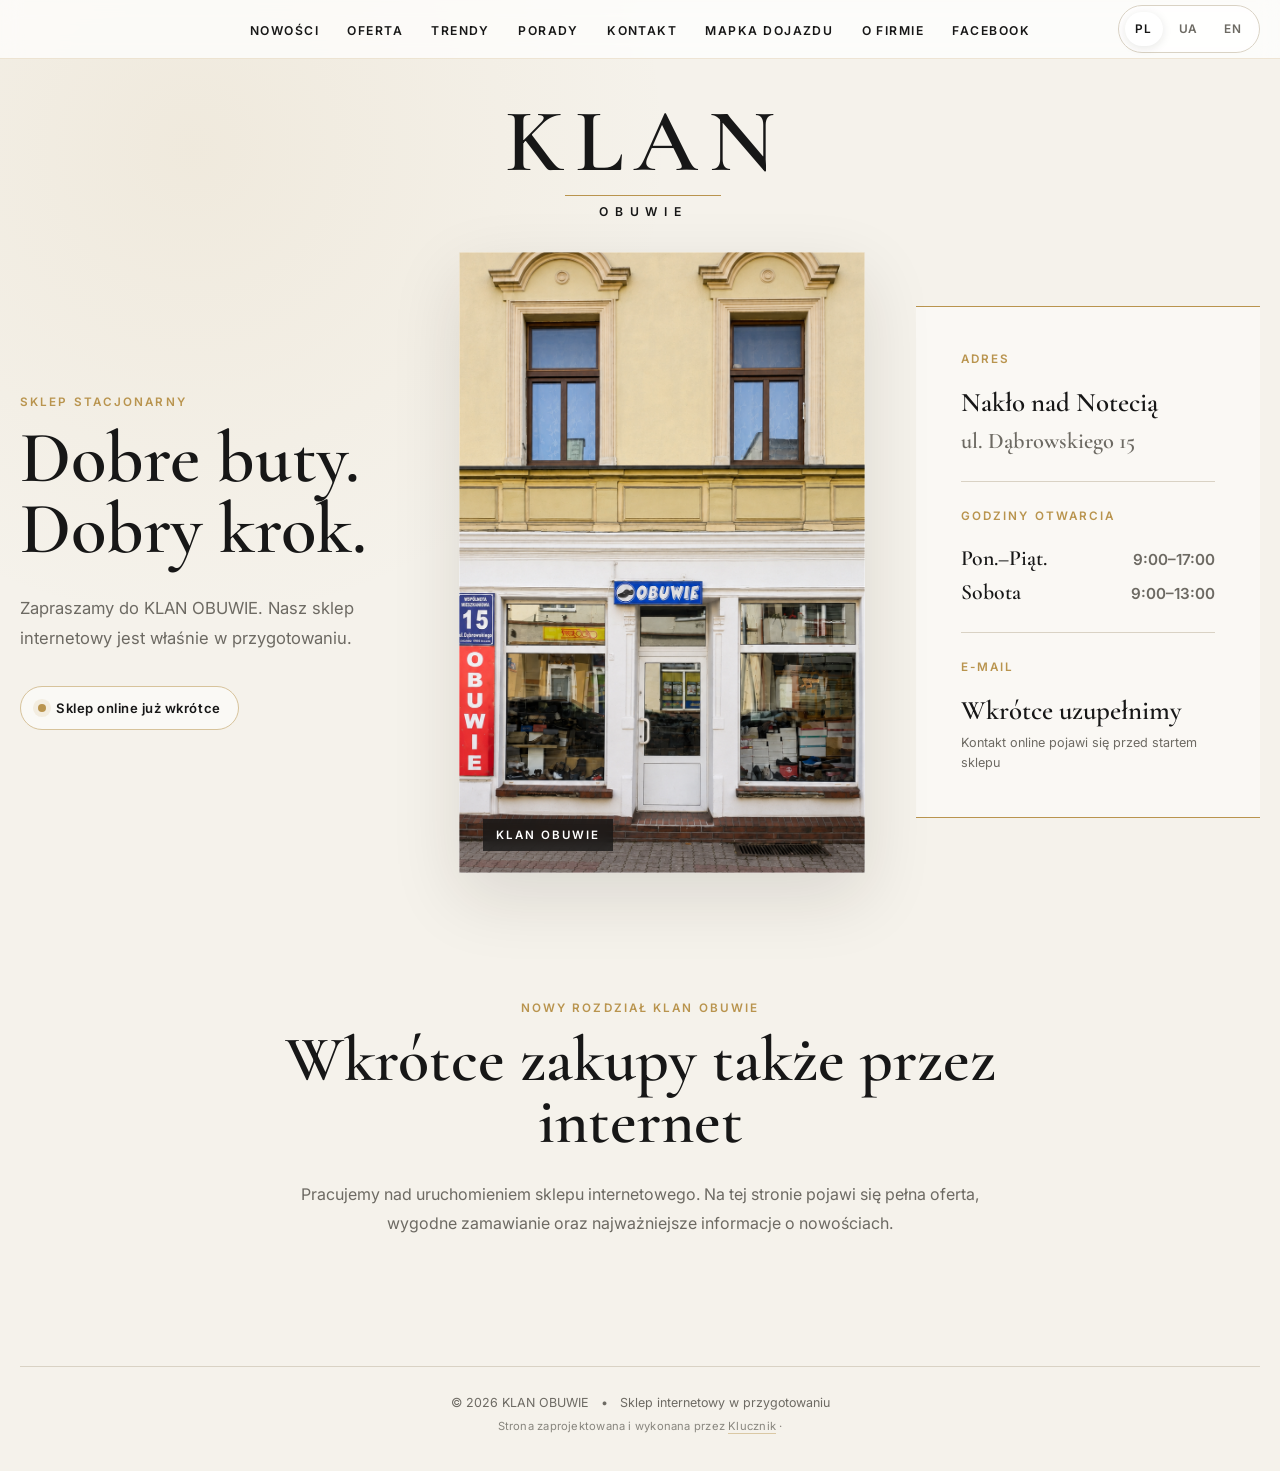
<file: index.html>
<!doctype html>
<html lang="pl">
<head>
  <meta charset="utf-8">
  <meta name="viewport" content="width=device-width, initial-scale=1">
  <meta name="description" content="KLAN OBUWIE — sklep obuwniczy w Nakle nad Notecią przy ul. Dąbrowskiego 15. Obuwie damskie, męskie, sportowe i akcesoria.">
  <title>KLAN OBUWIE — sklep internetowy już wkrótce</title>

  <link rel="icon" type="image/png" href="/dama01.png?v=20260830-2">
  <link rel="shortcut icon" type="image/png" href="/dama01.png?v=20260830-2">
  <link rel="apple-touch-icon" href="/dama01.png?v=20260830-2">
  <link rel="canonical" href="https://butyonline.com.pl/">

  <meta property="og:type" content="website">
  <meta property="og:site_name" content="KLAN OBUWIE">
  <meta property="og:title" content="KLAN OBUWIE — Nakło nad Notecią">
  <meta property="og:description" content="Sklep obuwniczy KLAN OBUWIE przy ul. Dąbrowskiego 15 w Nakle nad Notecią. Sklep internetowy już wkrótce.">
  <meta property="og:url" content="https://butyonline.com.pl/">
  <meta property="og:image" content="https://butyonline.com.pl/klanbuty1.png">
  <meta property="og:image:width" content="1108">
  <meta property="og:image:height" content="1419">
  <meta property="og:image:alt" content="Front sklepu KLAN OBUWIE w Nakle nad Notecią">
  <meta property="og:locale" content="pl_PL">

  <meta name="twitter:card" content="summary_large_image">
  <meta name="twitter:title" content="KLAN OBUWIE — Nakło nad Notecią">
  <meta name="twitter:description" content="Sklep obuwniczy KLAN OBUWIE przy ul. Dąbrowskiego 15 w Nakle nad Notecią. Sklep internetowy już wkrótce.">
  <meta name="twitter:image" content="https://butyonline.com.pl/klanbuty1.png">

  <link rel="preconnect" href="https://fonts.googleapis.com">
  <link rel="preconnect" href="https://fonts.gstatic.com" crossorigin>
  <link href="https://fonts.googleapis.com/css2?family=Cormorant+Garamond:wght@500;600;700&family=Inter:wght@400;500;600&display=swap" rel="stylesheet">
  <link rel="stylesheet" href="styles.css">
  <link rel="stylesheet" href="nav.css">
  <link rel="stylesheet" href="hours.css">

  <script type="application/ld+json">
  {
    "@context": "https://schema.org",
    "@type": "ShoeStore",
    "name": "KLAN OBUWIE",
    "url": "https://butyonline.com.pl/",
    "image": "https://butyonline.com.pl/klanbuty1.png",
    "address": {
      "@type": "PostalAddress",
      "streetAddress": "ul. Dąbrowskiego 15",
      "addressLocality": "Nakło nad Notecią",
      "addressCountry": "PL"
    },
    "openingHoursSpecification": [
      {
        "@type": "OpeningHoursSpecification",
        "dayOfWeek": ["Monday", "Tuesday", "Wednesday", "Thursday", "Friday"],
        "opens": "09:00",
        "closes": "17:00"
      },
      {
        "@type": "OpeningHoursSpecification",
        "dayOfWeek": "Saturday",
        "opens": "09:00",
        "closes": "13:00"
      }
    ],
    "sameAs": [
      "https://www.facebook.com/profile.php?id=100041169833070"
    ]
  }
  </script>
</head>
<body>
  <div class="top-bar">
    <div class="top-bar-inner">
      <nav class="main-nav" aria-label="Główna nawigacja">
        <a href="nowosci.html" data-i18n="navNews">Nowości</a>
        <a href="porady.html" data-i18n="navTips">Porady</a>
        <a href="kontakt.html" data-i18n="navContact">Kontakt</a>
        <a href="mapka.html" data-i18n="navMap">Mapka dojazdu</a>
        <a href="o-firmie.html" data-i18n="navAbout">O firmie</a>
        <a href="https://www.facebook.com/profile.php?id=100041169833070" target="_blank" rel="noopener noreferrer" aria-label="Facebook — Moje Buty Nakło">Facebook</a>
      </nav>

      <nav class="language-switcher" aria-label="Wybór języka">
        <button class="lang-button active" type="button" data-lang="pl" aria-pressed="true">PL</button>
        <button class="lang-button" type="button" data-lang="uk" aria-pressed="false">UA</button>
        <button class="lang-button" type="button" data-lang="en" aria-pressed="false">EN</button>
      </nav>
    </div>
  </div>

  <header class="site-header">
    <a class="brand" href="#top" aria-label="KLAN OBUWIE — strona główna">
      <span class="brand-name">KLAN</span>
      <span class="brand-subtitle">OBUWIE</span>
    </a>
  </header>

  <main id="top">
    <section class="hero" aria-labelledby="hero-title">
      <div class="hero-copy hero-copy-left">
        <p class="eyebrow" data-i18n="storeType">Sklep stacjonarny</p>
        <h1 id="hero-title" data-i18n-html="heroTitle">Dobre buty.<br>Dobry krok.</h1>
        <p class="lead" data-i18n="lead">Zapraszamy do KLAN OBUWIE. Nasz sklep internetowy jest właśnie w przygotowaniu.</p>
        <div class="launch-badge">
          <span class="launch-dot" aria-hidden="true"></span>
          <span data-i18n="launchBadge">Sklep online już wkrótce</span>
        </div>
      </div>

      <figure class="store-photo-wrap">
        <img class="store-photo" src="klanbuty1.png" alt="Front sklepu obuwniczego KLAN OBUWIE" width="1108" height="1419" data-i18n-alt="photoAlt">
        <figcaption>KLAN OBUWIE</figcaption>
      </figure>

      <aside class="info-card" aria-label="Informacje o sklepie">
        <div class="info-block">
          <span class="info-label" data-i18n="addressLabel">Adres</span>
          <strong class="address-city">Nakło nad Notecią</strong>
          <strong class="address-street">ul. Dąbrowskiego 15</strong>
        </div>
        <div class="divider"></div>
        <div class="info-block">
          <span class="info-label" data-i18n="hoursLabel">Godziny otwarcia</span>

          <div class="hours-schedule hours-pl" lang="pl">
            <div class="hours-row"><strong>Pon.–Piąt.</strong><span>9:00–17:00</span></div>
            <div class="hours-row"><strong>Sobota</strong><span>9:00–13:00</span></div>
          </div>

          <div class="hours-schedule hours-uk" lang="uk">
            <div class="hours-row"><strong>Пн.–Пт.</strong><span>9:00–17:00</span></div>
            <div class="hours-row"><strong>Субота</strong><span>9:00–13:00</span></div>
          </div>

          <div class="hours-schedule hours-en" lang="en">
            <div class="hours-row"><strong>Mon.–Fri.</strong><span>9:00–17:00</span></div>
            <div class="hours-row"><strong>Saturday</strong><span>9:00–13:00</span></div>
          </div>
        </div>
        <div class="divider"></div>
        <div class="info-block">
          <span class="info-label" data-i18n="emailLabel">E-mail</span>
          <strong data-i18n="emailValue">Wkrótce uzupełnimy</strong>
          <span class="info-note" data-i18n="emailNote">Kontakt online pojawi się przed startem sklepu</span>
        </div>
      </aside>
    </section>

    <section class="coming-soon" aria-label="Zapowiedź sklepu internetowego">
      <p class="eyebrow" data-i18n="comingEyebrow">Nowy rozdział KLAN OBUWIE</p>
      <h2 data-i18n="comingTitle">Wkrótce zakupy także przez internet</h2>
      <p data-i18n="comingText">Pracujemy nad uruchomieniem sklepu internetowego. Na tej stronie pojawi się pełna oferta, wygodne zamawianie oraz najważniejsze informacje o nowościach.</p>
    </section>
  </main>

  <footer class="site-footer home-footer">
    <div class="footer-main">
      <span>© 2026 KLAN OBUWIE</span>
      <span class="footer-separator" aria-hidden="true">•</span>
      <span data-i18n="footerText">Sklep internetowy w przygotowaniu</span>
    </div>
    <div class="creator-credit">
      Strona zaprojektowana i wykonana przez <a href="mailto:hertznaklo@gmail.com?subject=Zapytanie%20o%20wykonanie%20strony%20internetowej" title="Napisz do Klucznik">Klucznik</a> ·
    </div>
  </footer>

  <script src="script.js"></script>
  <script src="menu-extra.js"></script>
</body>
</html>
</file>
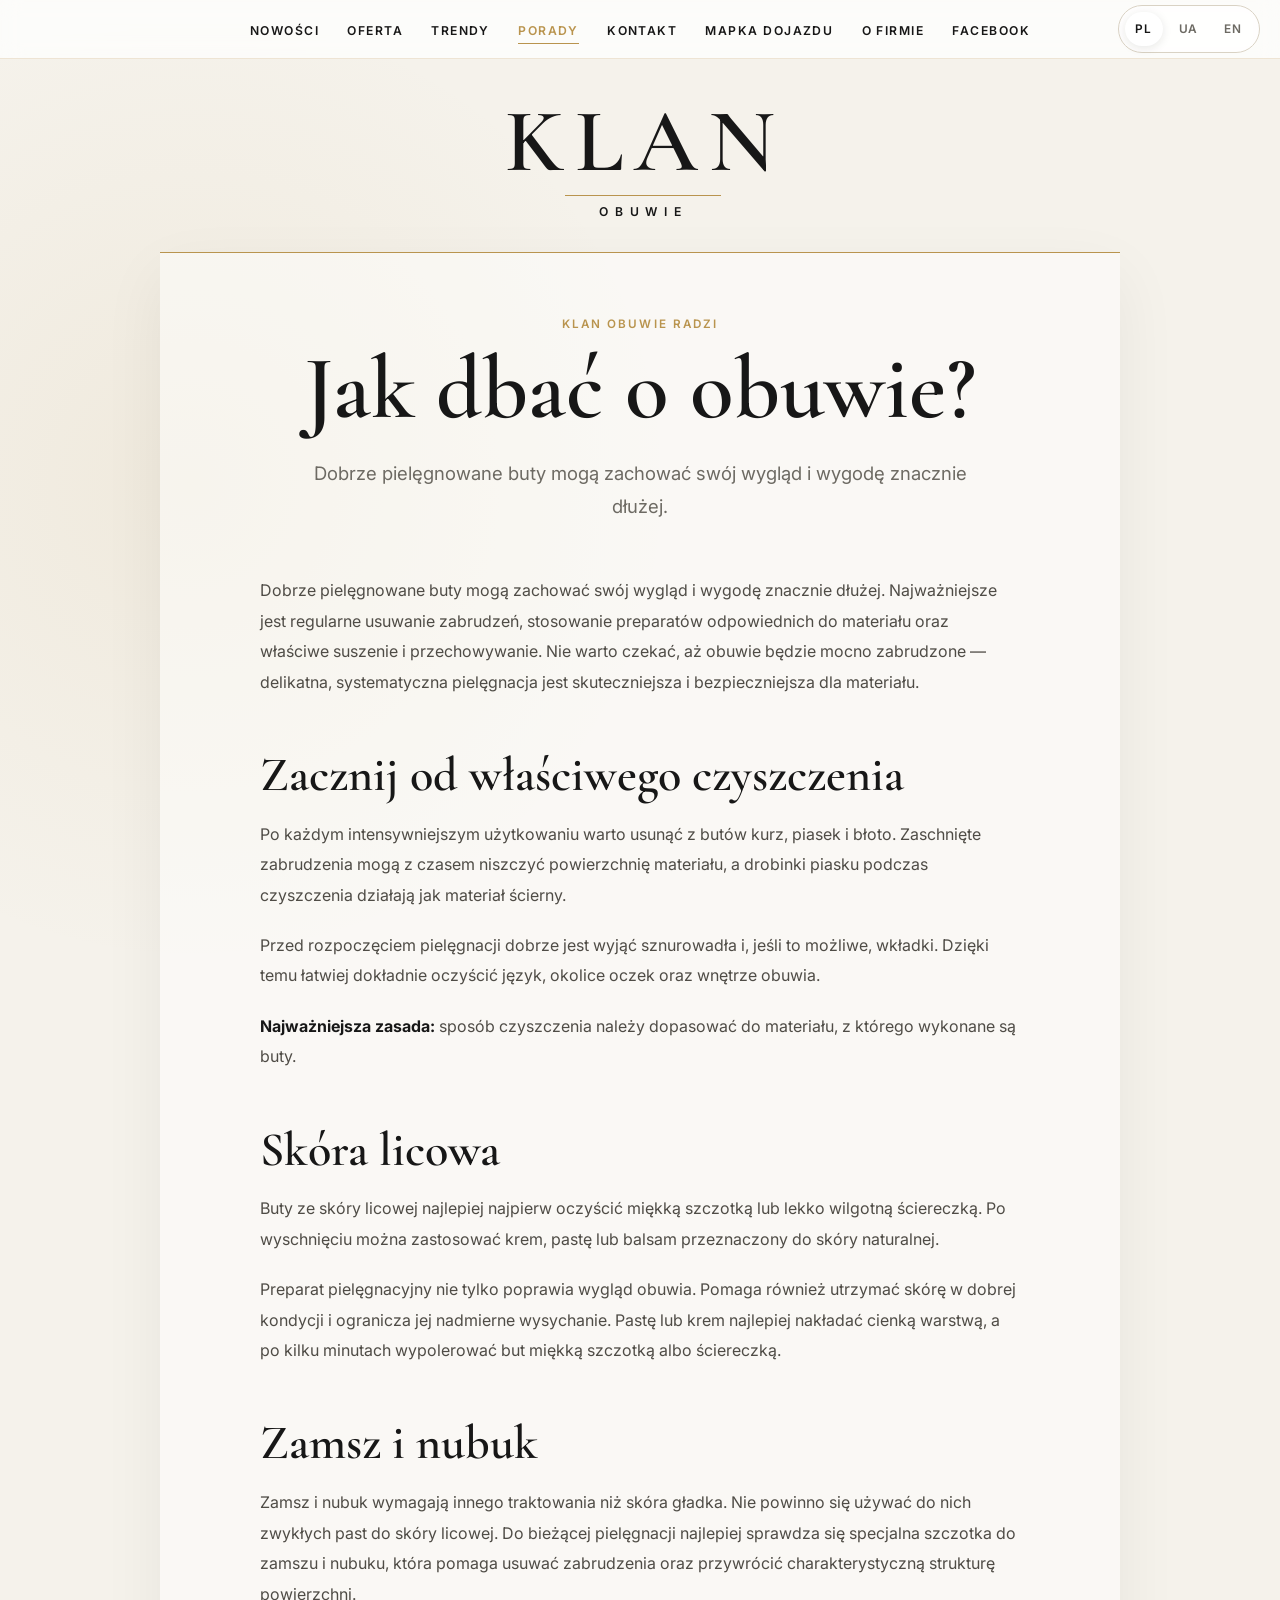
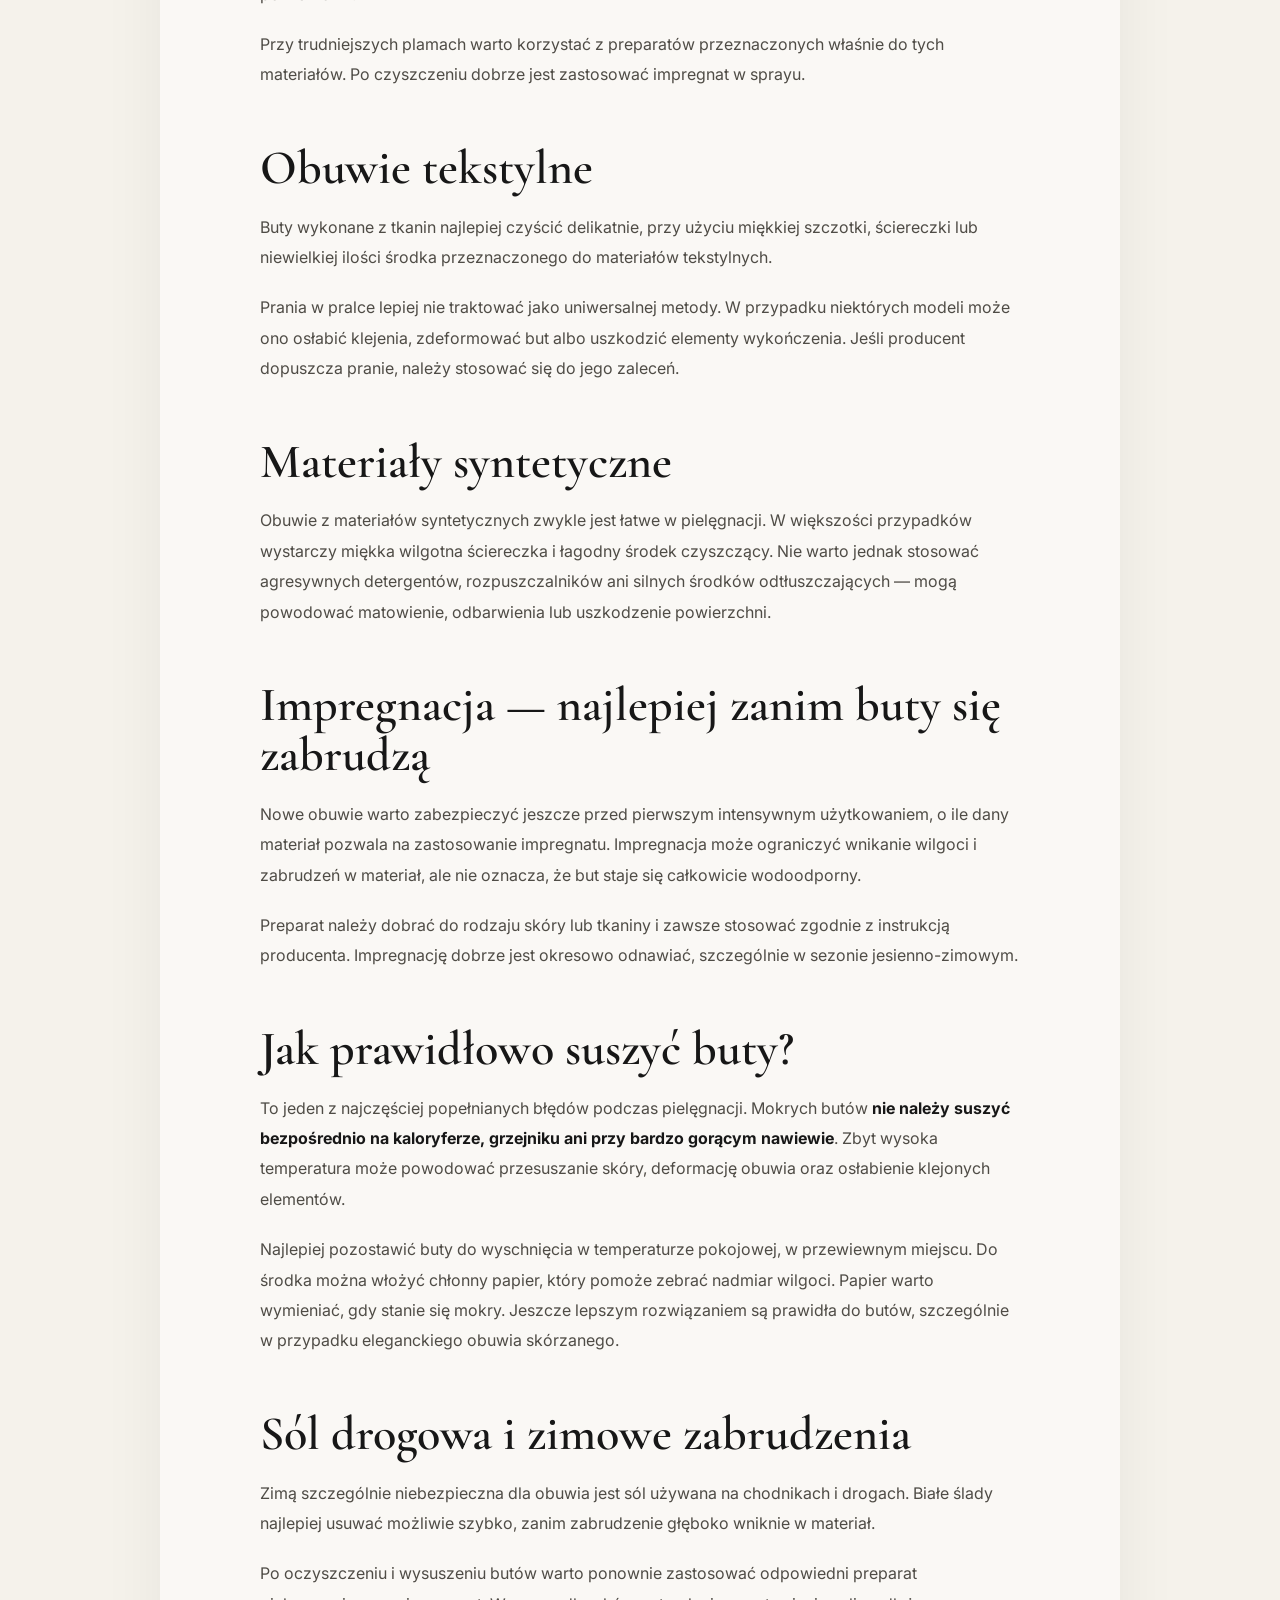
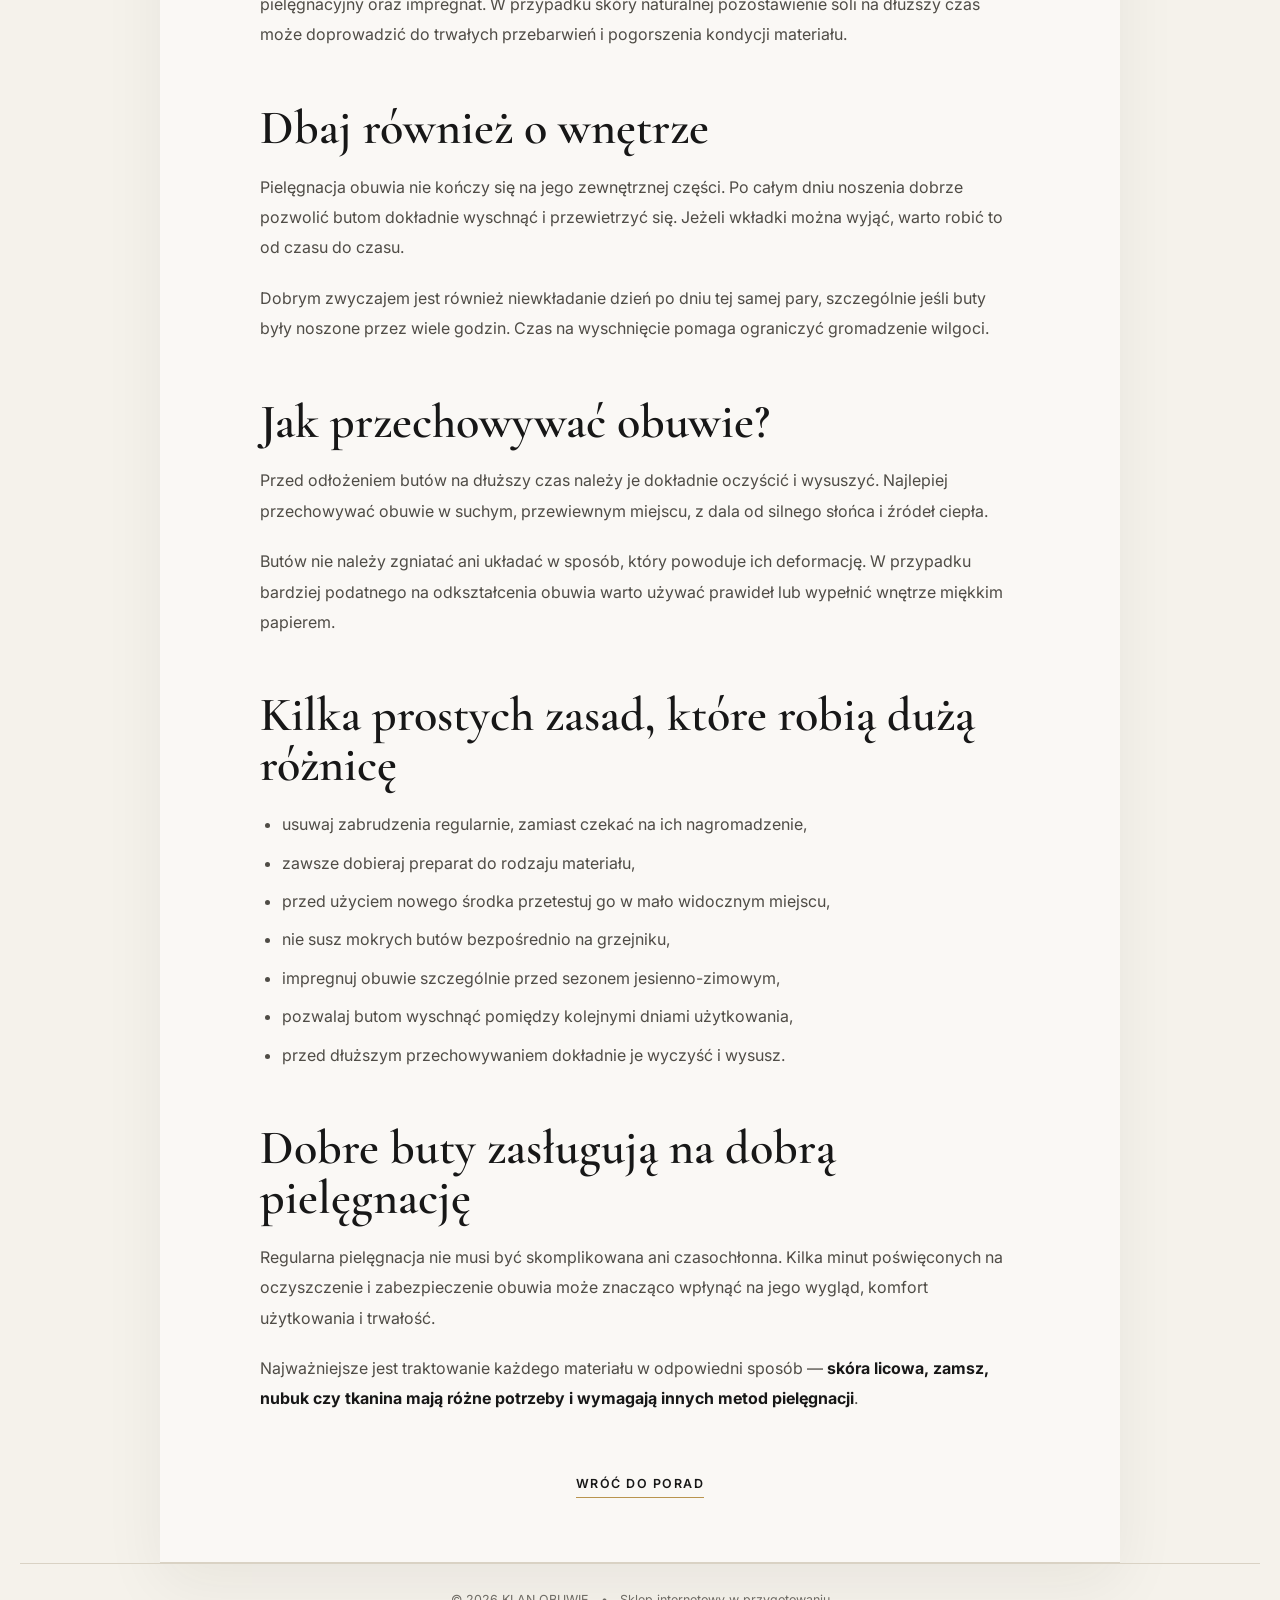
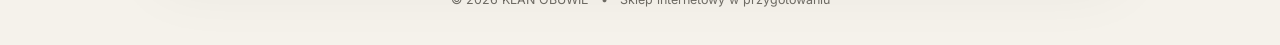
<file: jak-dbac-o-obuwie.html>
<!doctype html>
<html lang="pl">
<head>
  <meta charset="utf-8">
  <meta name="viewport" content="width=device-width, initial-scale=1">
  <meta name="description" content="Jak dbać o obuwie? Poradnik KLAN OBUWIE o czyszczeniu, impregnacji, suszeniu i przechowywaniu butów.">
  <title>Jak dbać o obuwie? — KLAN OBUWIE</title>
  <link rel="preconnect" href="https://fonts.googleapis.com">
  <link rel="preconnect" href="https://fonts.gstatic.com" crossorigin>
  <link href="https://fonts.googleapis.com/css2?family=Cormorant+Garamond:wght@500;600;700&family=Inter:wght@400;500;600&display=swap" rel="stylesheet">
  <link rel="stylesheet" href="styles.css">
  <link rel="stylesheet" href="nav.css">
  <link rel="stylesheet" href="artykul.css">
</head>
<body data-page="shoe-care">
  <div class="top-bar">
    <div class="top-bar-inner">
      <nav class="main-nav" aria-label="Główna nawigacja">
        <a href="index.html#nowosci" data-i18n="navNews">Nowości</a>
        <a href="porady.html" class="active" data-i18n="navTips">Porady</a>
        <a href="index.html#kontakt" data-i18n="navContact">Kontakt</a>
        <a href="mapka.html" data-i18n="navMap">Mapka dojazdu</a>
        <a href="index.html#firma" data-i18n="navAbout">O firmie</a>
        <a href="https://www.facebook.com/profile.php?id=100041169833070" target="_blank" rel="noopener noreferrer" aria-label="Facebook — Moje Buty Nakło">Facebook</a>
      </nav>

      <nav class="language-switcher" aria-label="Wybór języka">
        <button class="lang-button active" type="button" data-lang="pl" aria-pressed="true">PL</button>
        <button class="lang-button" type="button" data-lang="uk" aria-pressed="false">UA</button>
        <button class="lang-button" type="button" data-lang="en" aria-pressed="false">EN</button>
      </nav>
    </div>
  </div>

  <header class="site-header article-header">
    <a class="brand" href="index.html" aria-label="KLAN OBUWIE — strona główna">
      <span class="brand-name">KLAN</span>
      <span class="brand-subtitle">OBUWIE</span>
    </a>
  </header>

  <main class="article-main">
    <article class="article-shell">
      <header class="article-intro">
        <p class="eyebrow" data-i18n="shoeCareEyebrow">KLAN OBUWIE radzi</p>
        <h1 data-i18n="shoeCareTitle">Jak dbać o obuwie?</h1>
        <p class="article-lead" data-i18n="shoeCareLead">Dobrze pielęgnowane buty mogą zachować swój wygląd i wygodę znacznie dłużej.</p>
      </header>

      <div class="article-body" data-i18n-html="shoeCareBody">
        <p>Dobrze pielęgnowane buty mogą zachować swój wygląd i wygodę znacznie dłużej. Najważniejsze jest regularne usuwanie zabrudzeń, stosowanie preparatów odpowiednich do materiału oraz właściwe suszenie i przechowywanie. Nie warto czekać, aż obuwie będzie mocno zabrudzone — delikatna, systematyczna pielęgnacja jest skuteczniejsza i bezpieczniejsza dla materiału.</p>

        <h2>Zacznij od właściwego czyszczenia</h2>
        <p>Po każdym intensywniejszym użytkowaniu warto usunąć z butów kurz, piasek i błoto. Zaschnięte zabrudzenia mogą z czasem niszczyć powierzchnię materiału, a drobinki piasku podczas czyszczenia działają jak materiał ścierny.</p>
        <p>Przed rozpoczęciem pielęgnacji dobrze jest wyjąć sznurowadła i, jeśli to możliwe, wkładki. Dzięki temu łatwiej dokładnie oczyścić język, okolice oczek oraz wnętrze obuwia.</p>
        <p><strong>Najważniejsza zasada:</strong> sposób czyszczenia należy dopasować do materiału, z którego wykonane są buty.</p>

        <h2>Skóra licowa</h2>
        <p>Buty ze skóry licowej najlepiej najpierw oczyścić miękką szczotką lub lekko wilgotną ściereczką. Po wyschnięciu można zastosować krem, pastę lub balsam przeznaczony do skóry naturalnej.</p>
        <p>Preparat pielęgnacyjny nie tylko poprawia wygląd obuwia. Pomaga również utrzymać skórę w dobrej kondycji i ogranicza jej nadmierne wysychanie. Pastę lub krem najlepiej nakładać cienką warstwą, a po kilku minutach wypolerować but miękką szczotką albo ściereczką.</p>

        <h2>Zamsz i nubuk</h2>
        <p>Zamsz i nubuk wymagają innego traktowania niż skóra gładka. Nie powinno się używać do nich zwykłych past do skóry licowej. Do bieżącej pielęgnacji najlepiej sprawdza się specjalna szczotka do zamszu i nubuku, która pomaga usuwać zabrudzenia oraz przywrócić charakterystyczną strukturę powierzchni.</p>
        <p>Przy trudniejszych plamach warto korzystać z preparatów przeznaczonych właśnie do tych materiałów. Po czyszczeniu dobrze jest zastosować impregnat w sprayu.</p>

        <h2>Obuwie tekstylne</h2>
        <p>Buty wykonane z tkanin najlepiej czyścić delikatnie, przy użyciu miękkiej szczotki, ściereczki lub niewielkiej ilości środka przeznaczonego do materiałów tekstylnych.</p>
        <p>Prania w pralce lepiej nie traktować jako uniwersalnej metody. W przypadku niektórych modeli może ono osłabić klejenia, zdeformować but albo uszkodzić elementy wykończenia. Jeśli producent dopuszcza pranie, należy stosować się do jego zaleceń.</p>

        <h2>Materiały syntetyczne</h2>
        <p>Obuwie z materiałów syntetycznych zwykle jest łatwe w pielęgnacji. W większości przypadków wystarczy miękka wilgotna ściereczka i łagodny środek czyszczący. Nie warto jednak stosować agresywnych detergentów, rozpuszczalników ani silnych środków odtłuszczających — mogą powodować matowienie, odbarwienia lub uszkodzenie powierzchni.</p>

        <h2>Impregnacja — najlepiej zanim buty się zabrudzą</h2>
        <p>Nowe obuwie warto zabezpieczyć jeszcze przed pierwszym intensywnym użytkowaniem, o ile dany materiał pozwala na zastosowanie impregnatu. Impregnacja może ograniczyć wnikanie wilgoci i zabrudzeń w materiał, ale nie oznacza, że but staje się całkowicie wodoodporny.</p>
        <p>Preparat należy dobrać do rodzaju skóry lub tkaniny i zawsze stosować zgodnie z instrukcją producenta. Impregnację dobrze jest okresowo odnawiać, szczególnie w sezonie jesienno-zimowym.</p>

        <h2>Jak prawidłowo suszyć buty?</h2>
        <p>To jeden z najczęściej popełnianych błędów podczas pielęgnacji. Mokrych butów <strong>nie należy suszyć bezpośrednio na kaloryferze, grzejniku ani przy bardzo gorącym nawiewie</strong>. Zbyt wysoka temperatura może powodować przesuszanie skóry, deformację obuwia oraz osłabienie klejonych elementów.</p>
        <p>Najlepiej pozostawić buty do wyschnięcia w temperaturze pokojowej, w przewiewnym miejscu. Do środka można włożyć chłonny papier, który pomoże zebrać nadmiar wilgoci. Papier warto wymieniać, gdy stanie się mokry. Jeszcze lepszym rozwiązaniem są prawidła do butów, szczególnie w przypadku eleganckiego obuwia skórzanego.</p>

        <h2>Sól drogowa i zimowe zabrudzenia</h2>
        <p>Zimą szczególnie niebezpieczna dla obuwia jest sól używana na chodnikach i drogach. Białe ślady najlepiej usuwać możliwie szybko, zanim zabrudzenie głęboko wniknie w materiał.</p>
        <p>Po oczyszczeniu i wysuszeniu butów warto ponownie zastosować odpowiedni preparat pielęgnacyjny oraz impregnat. W przypadku skóry naturalnej pozostawienie soli na dłuższy czas może doprowadzić do trwałych przebarwień i pogorszenia kondycji materiału.</p>

        <h2>Dbaj również o wnętrze</h2>
        <p>Pielęgnacja obuwia nie kończy się na jego zewnętrznej części. Po całym dniu noszenia dobrze pozwolić butom dokładnie wyschnąć i przewietrzyć się. Jeżeli wkładki można wyjąć, warto robić to od czasu do czasu.</p>
        <p>Dobrym zwyczajem jest również niewkładanie dzień po dniu tej samej pary, szczególnie jeśli buty były noszone przez wiele godzin. Czas na wyschnięcie pomaga ograniczyć gromadzenie wilgoci.</p>

        <h2>Jak przechowywać obuwie?</h2>
        <p>Przed odłożeniem butów na dłuższy czas należy je dokładnie oczyścić i wysuszyć. Najlepiej przechowywać obuwie w suchym, przewiewnym miejscu, z dala od silnego słońca i źródeł ciepła.</p>
        <p>Butów nie należy zgniatać ani układać w sposób, który powoduje ich deformację. W przypadku bardziej podatnego na odkształcenia obuwia warto używać prawideł lub wypełnić wnętrze miękkim papierem.</p>

        <h2>Kilka prostych zasad, które robią dużą różnicę</h2>
        <ul>
          <li>usuwaj zabrudzenia regularnie, zamiast czekać na ich nagromadzenie,</li>
          <li>zawsze dobieraj preparat do rodzaju materiału,</li>
          <li>przed użyciem nowego środka przetestuj go w mało widocznym miejscu,</li>
          <li>nie susz mokrych butów bezpośrednio na grzejniku,</li>
          <li>impregnuj obuwie szczególnie przed sezonem jesienno-zimowym,</li>
          <li>pozwalaj butom wyschnąć pomiędzy kolejnymi dniami użytkowania,</li>
          <li>przed dłuższym przechowywaniem dokładnie je wyczyść i wysusz.</li>
        </ul>

        <h2>Dobre buty zasługują na dobrą pielęgnację</h2>
        <p>Regularna pielęgnacja nie musi być skomplikowana ani czasochłonna. Kilka minut poświęconych na oczyszczenie i zabezpieczenie obuwia może znacząco wpłynąć na jego wygląd, komfort użytkowania i trwałość.</p>
        <p>Najważniejsze jest traktowanie każdego materiału w odpowiedni sposób — <strong>skóra licowa, zamsz, nubuk czy tkanina mają różne potrzeby i wymagają innych metod pielęgnacji</strong>.</p>
      </div>

      <div class="article-back-wrap">
        <a class="article-back" href="porady.html" data-i18n="backAdvice">Wróć do porad</a>
      </div>
    </article>
  </main>

  <footer class="site-footer">
    <span>© 2026 KLAN OBUWIE</span>
    <span class="footer-separator" aria-hidden="true">•</span>
    <span data-i18n="footerText">Sklep internetowy w przygotowaniu</span>
  </footer>

  <script src="script.js"></script>
  <script src="menu-extra.js"></script>
</body>
</html>
</file>
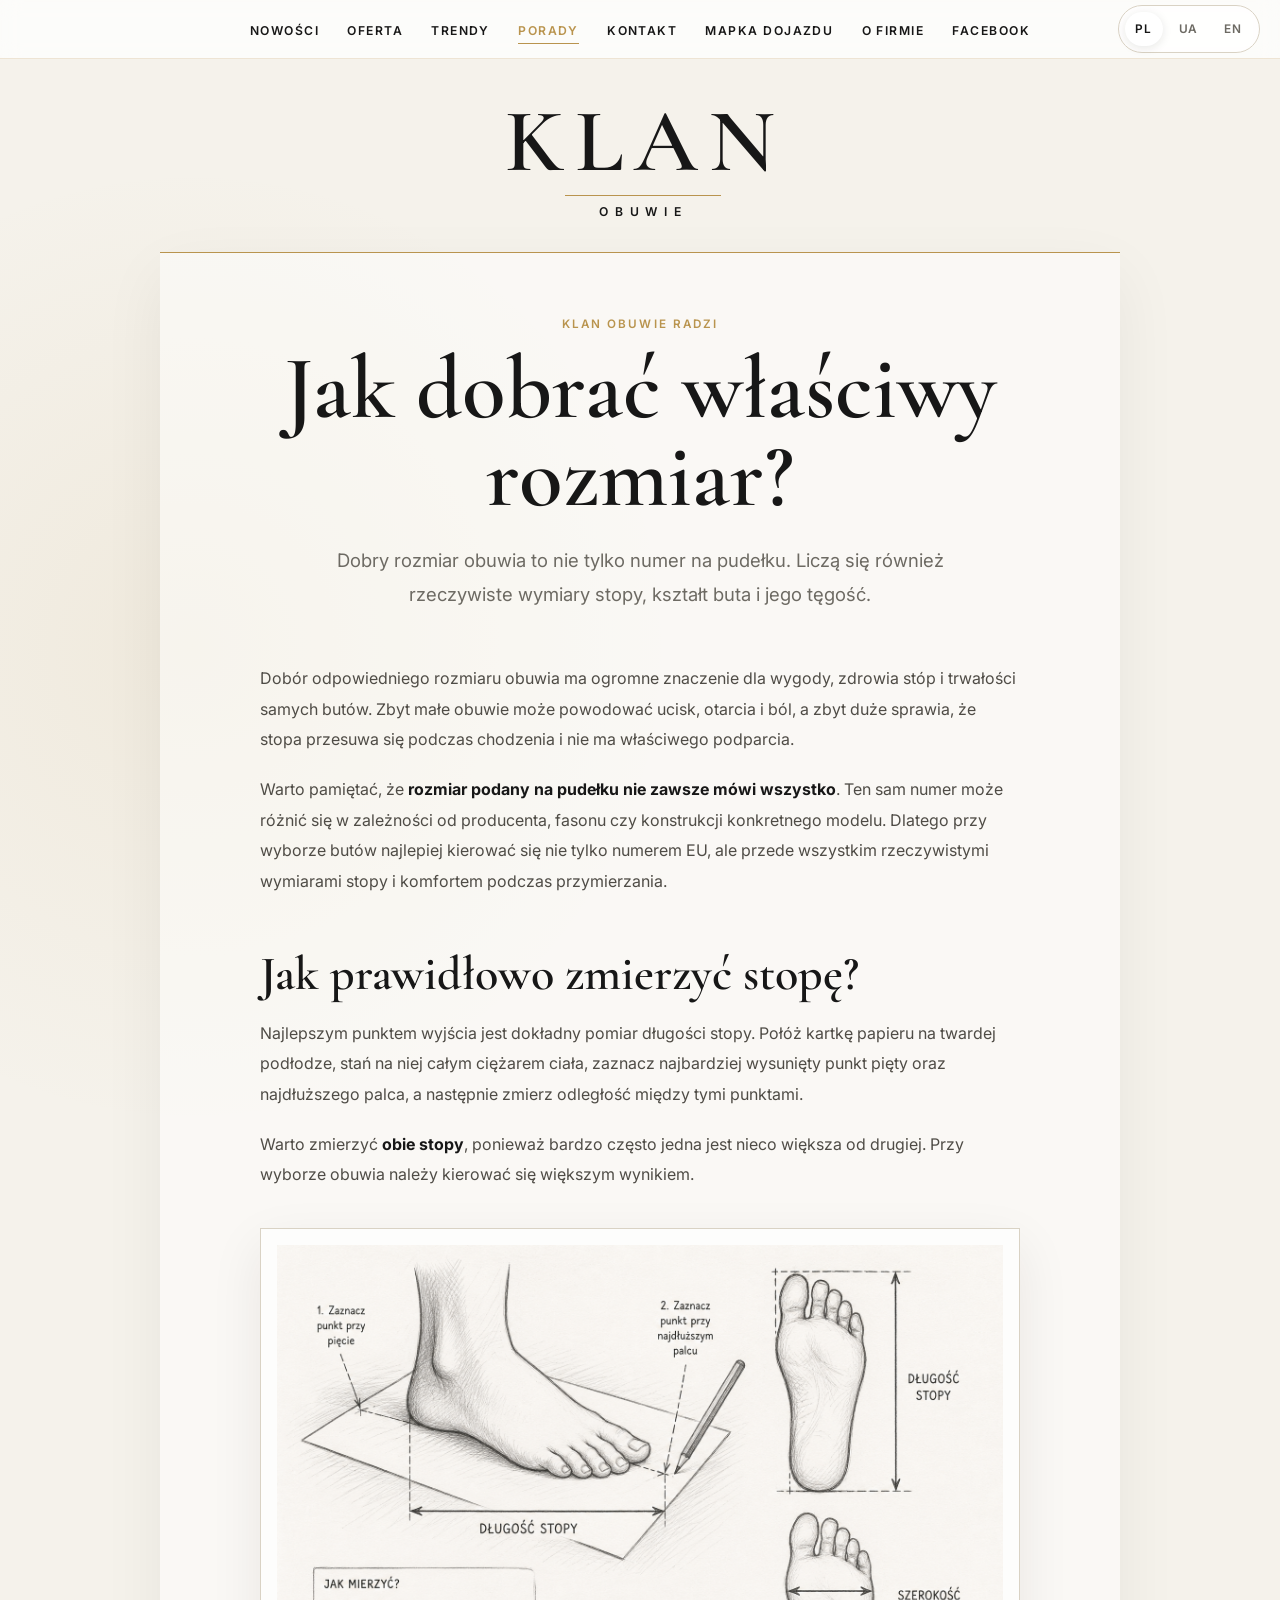
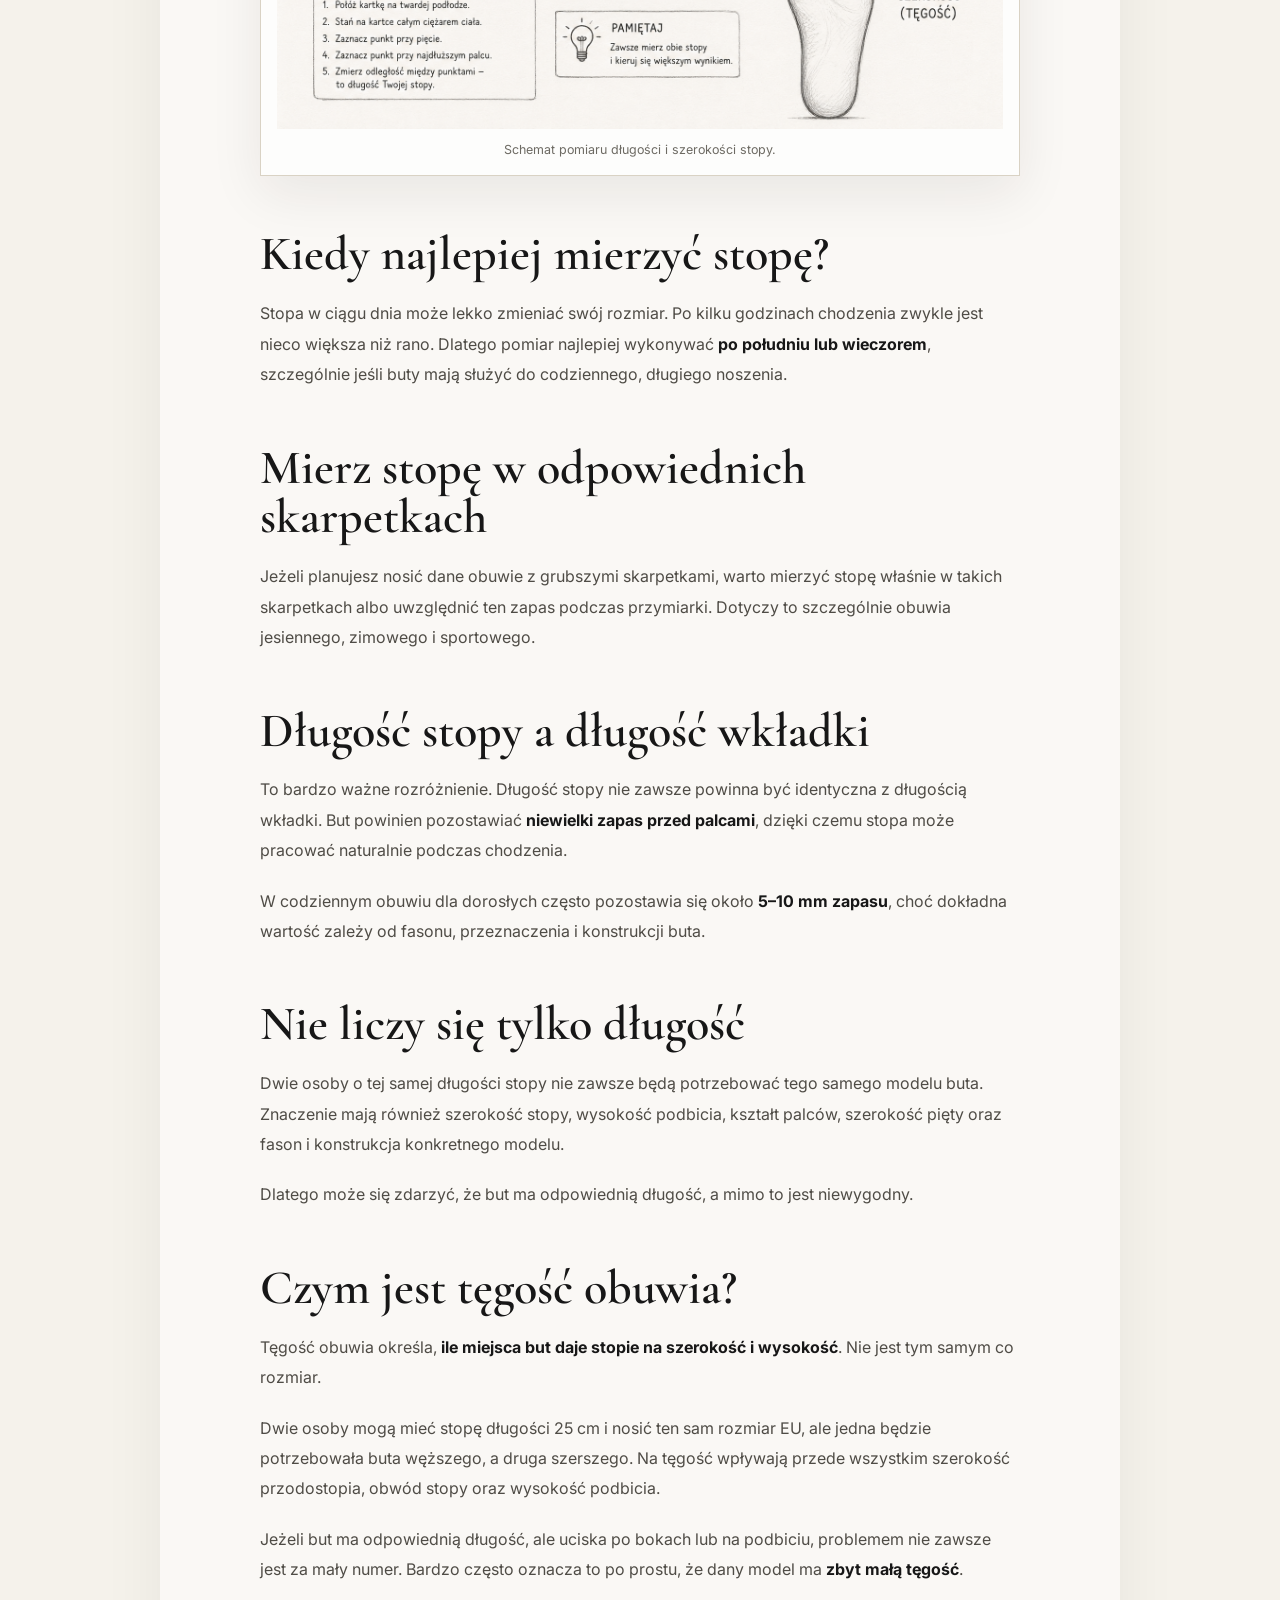
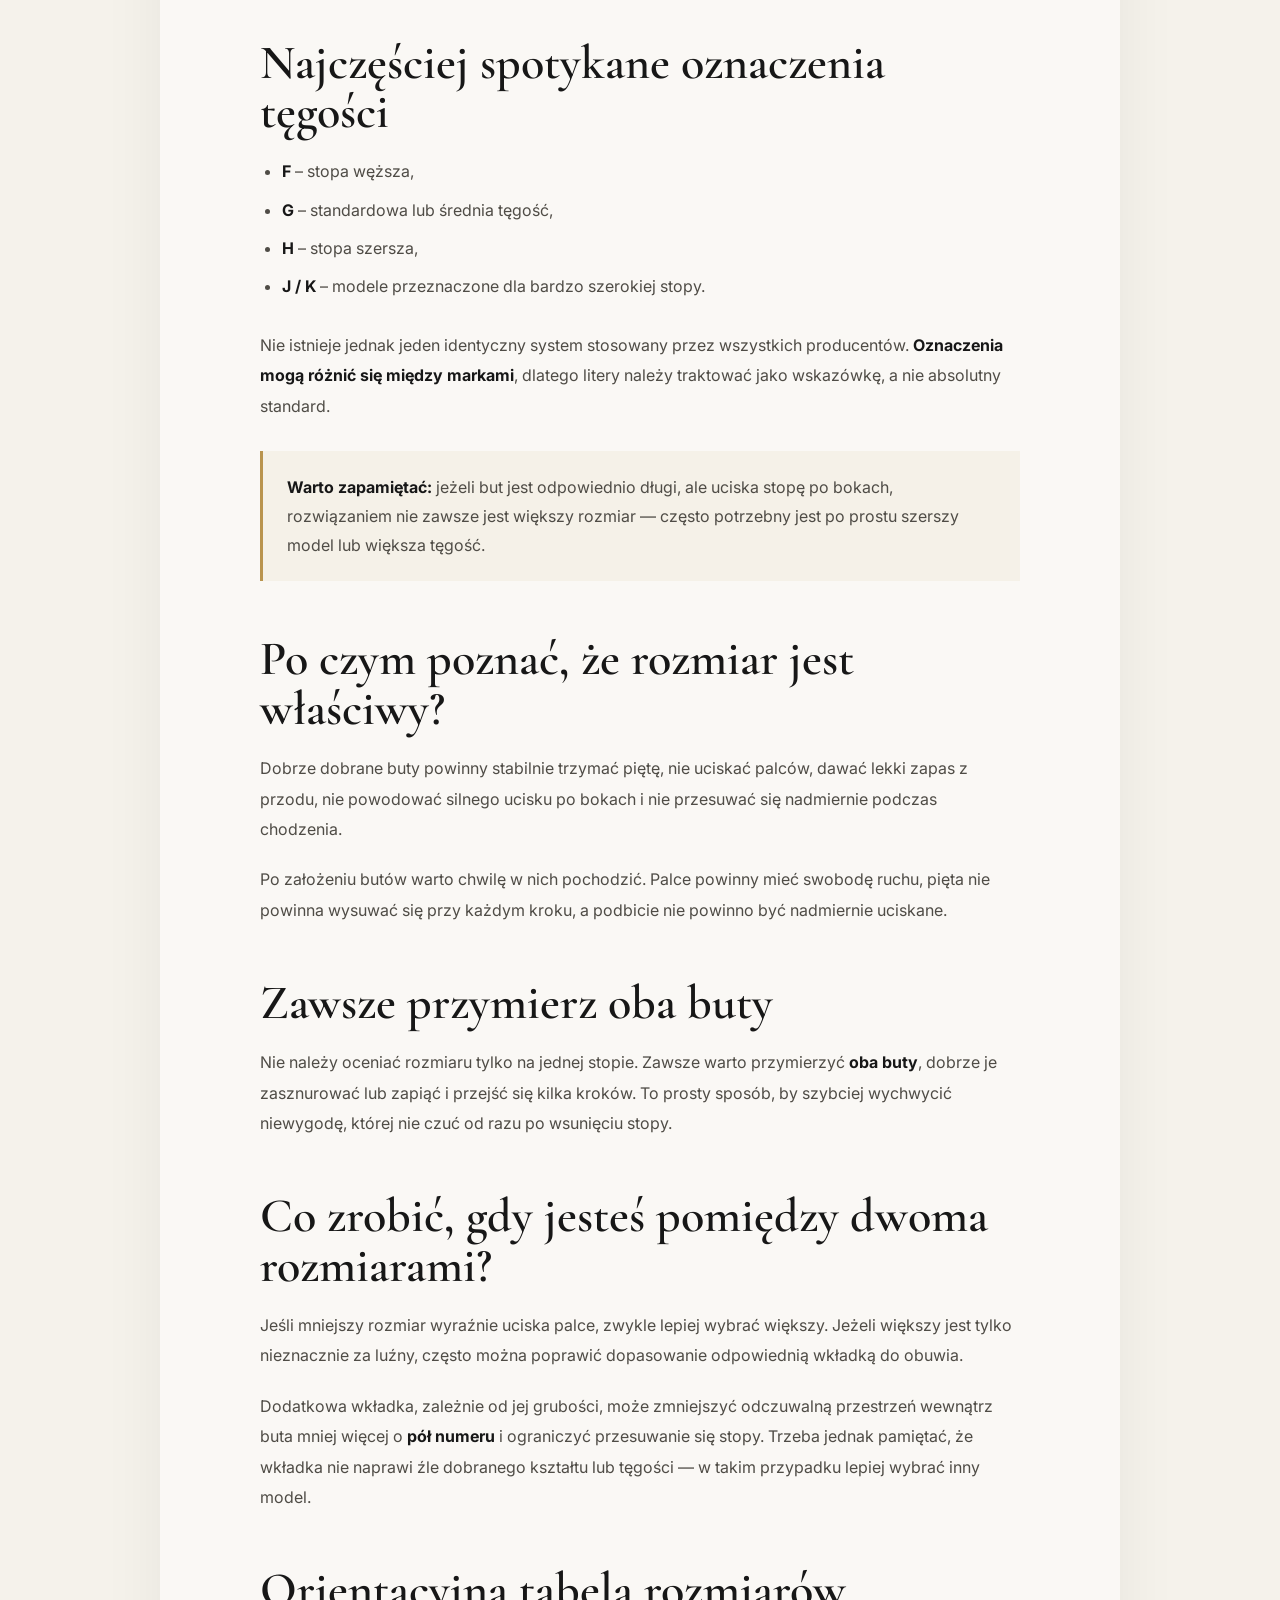
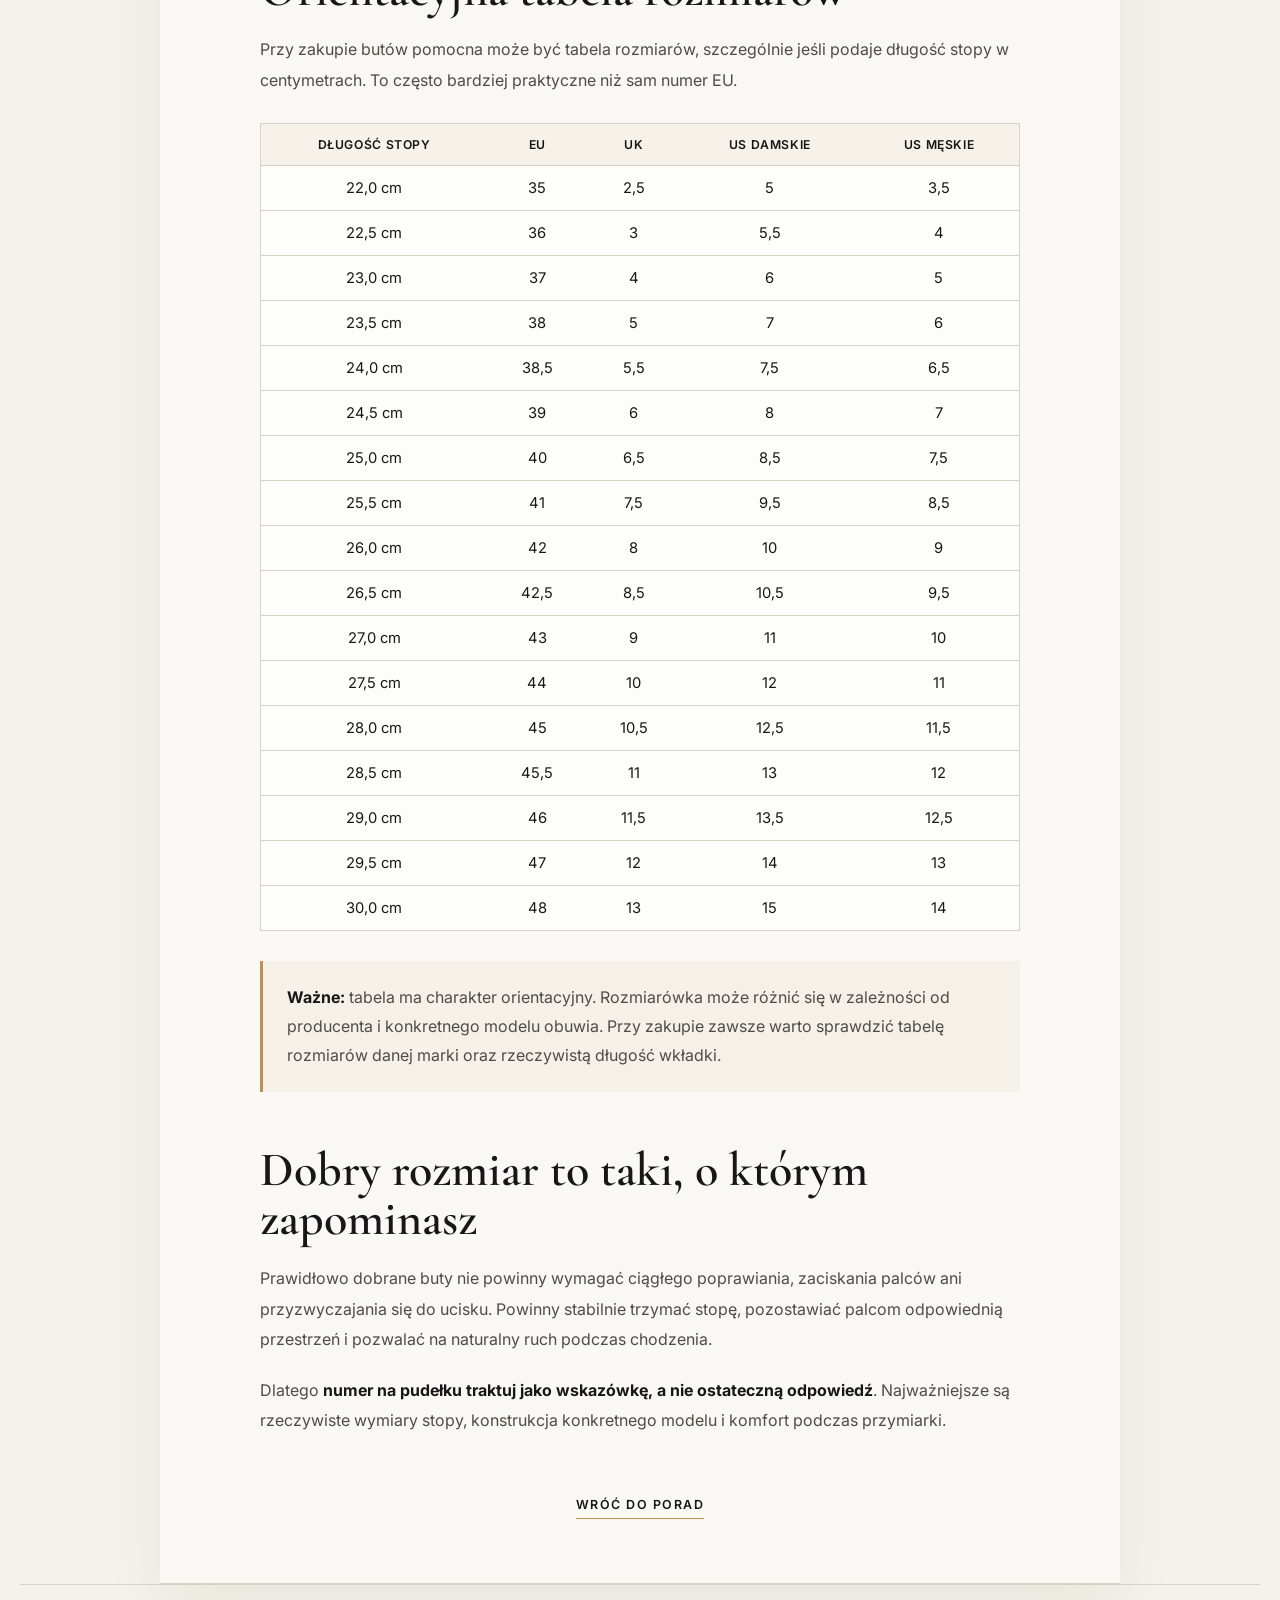
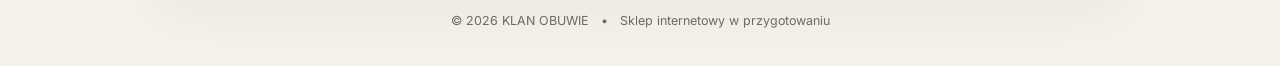
<file: jak-dobrac-rozmiar.html>
<!doctype html>
<html lang="pl">
<head>
  <meta charset="utf-8">
  <meta name="viewport" content="width=device-width, initial-scale=1">
  <meta name="description" content="Jak dobrać właściwy rozmiar obuwia? Poradnik KLAN OBUWIE o mierzeniu stopy, tęgości oraz rozmiarach EU, UK i US.">
  <title>Jak dobrać właściwy rozmiar? — KLAN OBUWIE</title>
  <link rel="preconnect" href="https://fonts.googleapis.com">
  <link rel="preconnect" href="https://fonts.gstatic.com" crossorigin>
  <link href="https://fonts.googleapis.com/css2?family=Cormorant+Garamond:wght@500;600;700&family=Inter:wght@400;500;600&display=swap" rel="stylesheet">
  <link rel="stylesheet" href="styles.css">
  <link rel="stylesheet" href="nav.css">
  <link rel="stylesheet" href="artykul.css">
  <link rel="stylesheet" href="rozmiar.css">
</head>
<body data-page="size-guide">
  <div class="top-bar">
    <div class="top-bar-inner">
      <nav class="main-nav" aria-label="Główna nawigacja">
        <a href="index.html#nowosci" data-i18n="navNews">Nowości</a>
        <a href="porady.html" class="active" data-i18n="navTips">Porady</a>
        <a href="index.html#kontakt" data-i18n="navContact">Kontakt</a>
        <a href="mapka.html" data-i18n="navMap">Mapka dojazdu</a>
        <a href="index.html#firma" data-i18n="navAbout">O firmie</a>
        <a href="https://www.facebook.com/profile.php?id=100041169833070" target="_blank" rel="noopener noreferrer" aria-label="Facebook — Moje Buty Nakło">Facebook</a>
      </nav>

      <nav class="language-switcher" aria-label="Wybór języka">
        <button class="lang-button active" type="button" data-lang="pl" aria-pressed="true">PL</button>
        <button class="lang-button" type="button" data-lang="uk" aria-pressed="false">UA</button>
        <button class="lang-button" type="button" data-lang="en" aria-pressed="false">EN</button>
      </nav>
    </div>
  </div>

  <header class="site-header article-header">
    <a class="brand" href="index.html" aria-label="KLAN OBUWIE — strona główna">
      <span class="brand-name">KLAN</span>
      <span class="brand-subtitle">OBUWIE</span>
    </a>
  </header>

  <main class="article-main">
    <article class="article-shell size-language" data-size-lang="pl">
      <header class="article-intro">
        <p class="eyebrow">KLAN OBUWIE radzi</p>
        <h1>Jak dobrać właściwy rozmiar?</h1>
        <p class="article-lead">Dobry rozmiar obuwia to nie tylko numer na pudełku. Liczą się również rzeczywiste wymiary stopy, kształt buta i jego tęgość.</p>
      </header>

      <div class="article-body">
        <p>Dobór odpowiedniego rozmiaru obuwia ma ogromne znaczenie dla wygody, zdrowia stóp i trwałości samych butów. Zbyt małe obuwie może powodować ucisk, otarcia i ból, a zbyt duże sprawia, że stopa przesuwa się podczas chodzenia i nie ma właściwego podparcia.</p>
        <p>Warto pamiętać, że <strong>rozmiar podany na pudełku nie zawsze mówi wszystko</strong>. Ten sam numer może różnić się w zależności od producenta, fasonu czy konstrukcji konkretnego modelu. Dlatego przy wyborze butów najlepiej kierować się nie tylko numerem EU, ale przede wszystkim rzeczywistymi wymiarami stopy i komfortem podczas przymierzania.</p>

        <h2>Jak prawidłowo zmierzyć stopę?</h2>
        <p>Najlepszym punktem wyjścia jest dokładny pomiar długości stopy. Połóż kartkę papieru na twardej podłodze, stań na niej całym ciężarem ciała, zaznacz najbardziej wysunięty punkt pięty oraz najdłuższego palca, a następnie zmierz odległość między tymi punktami.</p>
        <p>Warto zmierzyć <strong>obie stopy</strong>, ponieważ bardzo często jedna jest nieco większa od drugiej. Przy wyborze obuwia należy kierować się większym wynikiem.</p>

        <figure class="size-figure">
          <img src="stopy.png" alt="Ołówkowy schemat pokazujący pomiar długości i szerokości stopy" loading="lazy">
          <div class="size-figure-caption">Schemat pomiaru długości i szerokości stopy.</div>
        </figure>

        <h2>Kiedy najlepiej mierzyć stopę?</h2>
        <p>Stopa w ciągu dnia może lekko zmieniać swój rozmiar. Po kilku godzinach chodzenia zwykle jest nieco większa niż rano. Dlatego pomiar najlepiej wykonywać <strong>po południu lub wieczorem</strong>, szczególnie jeśli buty mają służyć do codziennego, długiego noszenia.</p>

        <h2>Mierz stopę w odpowiednich skarpetkach</h2>
        <p>Jeżeli planujesz nosić dane obuwie z grubszymi skarpetkami, warto mierzyć stopę właśnie w takich skarpetkach albo uwzględnić ten zapas podczas przymiarki. Dotyczy to szczególnie obuwia jesiennego, zimowego i sportowego.</p>

        <h2>Długość stopy a długość wkładki</h2>
        <p>To bardzo ważne rozróżnienie. Długość stopy nie zawsze powinna być identyczna z długością wkładki. But powinien pozostawiać <strong>niewielki zapas przed palcami</strong>, dzięki czemu stopa może pracować naturalnie podczas chodzenia.</p>
        <p>W codziennym obuwiu dla dorosłych często pozostawia się około <strong>5–10 mm zapasu</strong>, choć dokładna wartość zależy od fasonu, przeznaczenia i konstrukcji buta.</p>

        <h2>Nie liczy się tylko długość</h2>
        <p>Dwie osoby o tej samej długości stopy nie zawsze będą potrzebować tego samego modelu buta. Znaczenie mają również szerokość stopy, wysokość podbicia, kształt palców, szerokość pięty oraz fason i konstrukcja konkretnego modelu.</p>
        <p>Dlatego może się zdarzyć, że but ma odpowiednią długość, a mimo to jest niewygodny.</p>

        <h2>Czym jest tęgość obuwia?</h2>
        <p>Tęgość obuwia określa, <strong>ile miejsca but daje stopie na szerokość i wysokość</strong>. Nie jest tym samym co rozmiar.</p>
        <p>Dwie osoby mogą mieć stopę długości 25 cm i nosić ten sam rozmiar EU, ale jedna będzie potrzebowała buta węższego, a druga szerszego. Na tęgość wpływają przede wszystkim szerokość przodostopia, obwód stopy oraz wysokość podbicia.</p>
        <p>Jeżeli but ma odpowiednią długość, ale uciska po bokach lub na podbiciu, problemem nie zawsze jest za mały numer. Bardzo często oznacza to po prostu, że dany model ma <strong>zbyt małą tęgość</strong>.</p>

        <h2>Najczęściej spotykane oznaczenia tęgości</h2>
        <ul>
          <li><strong>F</strong> – stopa węższa,</li>
          <li><strong>G</strong> – standardowa lub średnia tęgość,</li>
          <li><strong>H</strong> – stopa szersza,</li>
          <li><strong>J / K</strong> – modele przeznaczone dla bardzo szerokiej stopy.</li>
        </ul>
        <p>Nie istnieje jednak jeden identyczny system stosowany przez wszystkich producentów. <strong>Oznaczenia mogą różnić się między markami</strong>, dlatego litery należy traktować jako wskazówkę, a nie absolutny standard.</p>
        <div class="size-tip"><strong>Warto zapamiętać:</strong> jeżeli but jest odpowiednio długi, ale uciska stopę po bokach, rozwiązaniem nie zawsze jest większy rozmiar — często potrzebny jest po prostu szerszy model lub większa tęgość.</div>

        <h2>Po czym poznać, że rozmiar jest właściwy?</h2>
        <p>Dobrze dobrane buty powinny stabilnie trzymać piętę, nie uciskać palców, dawać lekki zapas z przodu, nie powodować silnego ucisku po bokach i nie przesuwać się nadmiernie podczas chodzenia.</p>
        <p>Po założeniu butów warto chwilę w nich pochodzić. Palce powinny mieć swobodę ruchu, pięta nie powinna wysuwać się przy każdym kroku, a podbicie nie powinno być nadmiernie uciskane.</p>

        <h2>Zawsze przymierz oba buty</h2>
        <p>Nie należy oceniać rozmiaru tylko na jednej stopie. Zawsze warto przymierzyć <strong>oba buty</strong>, dobrze je zasznurować lub zapiąć i przejść się kilka kroków. To prosty sposób, by szybciej wychwycić niewygodę, której nie czuć od razu po wsunięciu stopy.</p>

        <h2>Co zrobić, gdy jesteś pomiędzy dwoma rozmiarami?</h2>
        <p>Jeśli mniejszy rozmiar wyraźnie uciska palce, zwykle lepiej wybrać większy. Jeżeli większy jest tylko nieznacznie za luźny, często można poprawić dopasowanie odpowiednią wkładką do obuwia.</p>
        <p>Dodatkowa wkładka, zależnie od jej grubości, może zmniejszyć odczuwalną przestrzeń wewnątrz buta mniej więcej o <strong>pół numeru</strong> i ograniczyć przesuwanie się stopy. Trzeba jednak pamiętać, że wkładka nie naprawi źle dobranego kształtu lub tęgości — w takim przypadku lepiej wybrać inny model.</p>

        <h2>Orientacyjna tabela rozmiarów</h2>
        <p>Przy zakupie butów pomocna może być tabela rozmiarów, szczególnie jeśli podaje długość stopy w centymetrach. To często bardziej praktyczne niż sam numer EU.</p>

        <div class="size-table-wrap" role="region" aria-label="Orientacyjna tabela rozmiarów" tabindex="0">
          <table class="size-table">
            <thead><tr><th>Długość stopy</th><th>EU</th><th>UK</th><th>US damskie</th><th>US męskie</th></tr></thead>
            <tbody>
              <tr><td>22,0 cm</td><td>35</td><td>2,5</td><td>5</td><td>3,5</td></tr>
              <tr><td>22,5 cm</td><td>36</td><td>3</td><td>5,5</td><td>4</td></tr>
              <tr><td>23,0 cm</td><td>37</td><td>4</td><td>6</td><td>5</td></tr>
              <tr><td>23,5 cm</td><td>38</td><td>5</td><td>7</td><td>6</td></tr>
              <tr><td>24,0 cm</td><td>38,5</td><td>5,5</td><td>7,5</td><td>6,5</td></tr>
              <tr><td>24,5 cm</td><td>39</td><td>6</td><td>8</td><td>7</td></tr>
              <tr><td>25,0 cm</td><td>40</td><td>6,5</td><td>8,5</td><td>7,5</td></tr>
              <tr><td>25,5 cm</td><td>41</td><td>7,5</td><td>9,5</td><td>8,5</td></tr>
              <tr><td>26,0 cm</td><td>42</td><td>8</td><td>10</td><td>9</td></tr>
              <tr><td>26,5 cm</td><td>42,5</td><td>8,5</td><td>10,5</td><td>9,5</td></tr>
              <tr><td>27,0 cm</td><td>43</td><td>9</td><td>11</td><td>10</td></tr>
              <tr><td>27,5 cm</td><td>44</td><td>10</td><td>12</td><td>11</td></tr>
              <tr><td>28,0 cm</td><td>45</td><td>10,5</td><td>12,5</td><td>11,5</td></tr>
              <tr><td>28,5 cm</td><td>45,5</td><td>11</td><td>13</td><td>12</td></tr>
              <tr><td>29,0 cm</td><td>46</td><td>11,5</td><td>13,5</td><td>12,5</td></tr>
              <tr><td>29,5 cm</td><td>47</td><td>12</td><td>14</td><td>13</td></tr>
              <tr><td>30,0 cm</td><td>48</td><td>13</td><td>15</td><td>14</td></tr>
            </tbody>
          </table>
        </div>

        <div class="size-warning"><strong>Ważne:</strong> tabela ma charakter orientacyjny. Rozmiarówka może różnić się w zależności od producenta i konkretnego modelu obuwia. Przy zakupie zawsze warto sprawdzić tabelę rozmiarów danej marki oraz rzeczywistą długość wkładki.</div>

        <h2>Dobry rozmiar to taki, o którym zapominasz</h2>
        <p>Prawidłowo dobrane buty nie powinny wymagać ciągłego poprawiania, zaciskania palców ani przyzwyczajania się do ucisku. Powinny stabilnie trzymać stopę, pozostawiać palcom odpowiednią przestrzeń i pozwalać na naturalny ruch podczas chodzenia.</p>
        <p>Dlatego <strong>numer na pudełku traktuj jako wskazówkę, a nie ostateczną odpowiedź</strong>. Najważniejsze są rzeczywiste wymiary stopy, konstrukcja konkretnego modelu i komfort podczas przymiarki.</p>
      </div>

      <div class="article-back-wrap"><a class="article-back" href="porady.html">Wróć do porad</a></div>
    </article>

    <article class="article-shell size-language" data-size-lang="uk" hidden>
      <header class="article-intro">
        <p class="eyebrow">KLAN OBUWIE радить</p>
        <h1>Як правильно підібрати розмір?</h1>
        <p class="article-lead">Правильний розмір взуття — це не лише цифра на коробці. Важливі також реальні розміри стопи, форма взуття та його повнота.</p>
      </header>
      <div class="article-body">
        <p>Правильний вибір розміру має велике значення для комфорту, здоров’я стоп і довговічності взуття. Занадто мале взуття може спричиняти тиск, натирання та біль, а надто велике — ковзання стопи під час ходьби.</p>
        <p><strong>Розмір на коробці не завжди говорить усе.</strong> Той самий номер може відрізнятися залежно від виробника, фасону та конструкції моделі. Тому краще орієнтуватися не лише на EU-розмір, а передусім на реальні виміри стопи та комфорт під час примірки.</p>
        <h2>Як правильно виміряти стопу?</h2>
        <p>Покладіть аркуш паперу на тверду підлогу, станьте на нього всією вагою тіла, позначте крайню точку п’яти та найдовшого пальця, а потім виміряйте відстань між цими точками.</p>
        <p>Варто виміряти <strong>обидві стопи</strong>, оскільки одна часто трохи більша за іншу. Обираючи взуття, орієнтуйтеся на більший результат.</p>
        <figure class="size-figure"><img src="stopy.png" alt="Схема вимірювання довжини та ширини стопи" loading="lazy"><div class="size-figure-caption">Схема вимірювання довжини та ширини стопи.</div></figure>
        <h2>Коли краще вимірювати стопу?</h2>
        <p>Протягом дня стопа може трохи збільшуватися. Тому вимірювання краще виконувати <strong>після обіду або ввечері</strong>, особливо для взуття, яке носитиметься багато годин.</p>
        <h2>Враховуйте шкарпетки</h2>
        <p>Якщо взуття носитиметься з товстішими шкарпетками, вимірюйте стопу в них або врахуйте цей додатковий простір під час примірки.</p>
        <h2>Довжина стопи і довжина устілки</h2>
        <p>Це не одне й те саме. У взутті потрібен невеликий запас перед пальцями. У повсякденному взутті для дорослих часто залишають приблизно <strong>5–10 мм</strong>, хоча точне значення залежить від моделі та призначення.</p>
        <h2>Важлива не лише довжина</h2>
        <p>На комфорт впливають також ширина стопи, висота підйому, форма пальців, ширина п’яти та конструкція конкретної моделі.</p>
        <h2>Що таке повнота взуття?</h2>
        <p>Повнота визначає, <strong>скільки місця взуття дає стопі по ширині та висоті</strong>. Вона не є тим самим, що розмір. Якщо взуття має правильну довжину, але тисне з боків або на підйомі, проблема може бути саме в недостатній повноті.</p>
        <h2>Поширені позначення повноти</h2>
        <ul><li><strong>F</strong> — вужча стопа,</li><li><strong>G</strong> — стандартна або середня повнота,</li><li><strong>H</strong> — ширша стопа,</li><li><strong>J / K</strong> — моделі для дуже широкої стопи.</li></ul>
        <p>Система не є однаковою у всіх брендів, тому ці літери слід вважати орієнтиром.</p>
        <div class="size-tip"><strong>Запам’ятайте:</strong> якщо взуття достатньо довге, але тисне з боків, більший розмір не завжди є рішенням — часто потрібна ширша модель або більша повнота.</div>
        <h2>Як зрозуміти, що розмір правильний?</h2>
        <p>Взуття має стабільно утримувати п’яту, не стискати пальці, залишати невеликий запас спереду та не ковзати надмірно під час ходьби.</p>
        <h2>Завжди приміряйте обидва черевики</h2>
        <p>Одягніть обидва, правильно зашнуруйте або застебніть їх і пройдіться кілька хвилин.</p>
        <h2>Якщо ви між двома розмірами</h2>
        <p>Якщо менший розмір тисне на пальці, зазвичай краще обрати більший. Якщо більший лише трохи вільний, часто посадку можна покращити правильно підібраною устілкою.</p>
        <p>Додаткова устілка, залежно від її товщини, може зменшити внутрішній об’єм взуття приблизно на <strong>пів розміру</strong> і обмежити ковзання стопи. Однак устілка не виправить невідповідну форму або повноту — тоді краще вибрати іншу модель.</p>
        <h2>Орієнтовна таблиця розмірів</h2>
        <div class="size-table-wrap" role="region" aria-label="Орієнтовна таблиця розмірів" tabindex="0"><table class="size-table"><thead><tr><th>Довжина стопи</th><th>EU</th><th>UK</th><th>US жіночі</th><th>US чоловічі</th></tr></thead><tbody>
          <tr><td>22,0 cm</td><td>35</td><td>2,5</td><td>5</td><td>3,5</td></tr><tr><td>22,5 cm</td><td>36</td><td>3</td><td>5,5</td><td>4</td></tr><tr><td>23,0 cm</td><td>37</td><td>4</td><td>6</td><td>5</td></tr><tr><td>23,5 cm</td><td>38</td><td>5</td><td>7</td><td>6</td></tr><tr><td>24,0 cm</td><td>38,5</td><td>5,5</td><td>7,5</td><td>6,5</td></tr><tr><td>24,5 cm</td><td>39</td><td>6</td><td>8</td><td>7</td></tr><tr><td>25,0 cm</td><td>40</td><td>6,5</td><td>8,5</td><td>7,5</td></tr><tr><td>25,5 cm</td><td>41</td><td>7,5</td><td>9,5</td><td>8,5</td></tr><tr><td>26,0 cm</td><td>42</td><td>8</td><td>10</td><td>9</td></tr><tr><td>26,5 cm</td><td>42,5</td><td>8,5</td><td>10,5</td><td>9,5</td></tr><tr><td>27,0 cm</td><td>43</td><td>9</td><td>11</td><td>10</td></tr><tr><td>27,5 cm</td><td>44</td><td>10</td><td>12</td><td>11</td></tr><tr><td>28,0 cm</td><td>45</td><td>10,5</td><td>12,5</td><td>11,5</td></tr><tr><td>28,5 cm</td><td>45,5</td><td>11</td><td>13</td><td>12</td></tr><tr><td>29,0 cm</td><td>46</td><td>11,5</td><td>13,5</td><td>12,5</td></tr><tr><td>29,5 cm</td><td>47</td><td>12</td><td>14</td><td>13</td></tr><tr><td>30,0 cm</td><td>48</td><td>13</td><td>15</td><td>14</td></tr>
        </tbody></table></div>
        <div class="size-warning"><strong>Важливо:</strong> таблиця є орієнтовною. Розміри можуть відрізнятися залежно від виробника та конкретної моделі. Перед покупкою завжди варто перевірити таблицю розмірів бренду та фактичну довжину устілки.</div>
        <h2>Правильний розмір — той, про який ви забуваєте</h2>
        <p>Добре підібране взуття стабільно утримує стопу, залишає пальцям достатньо місця та дозволяє природно рухатися. <strong>Номер на коробці — це підказка, а не остаточна відповідь.</strong></p>
      </div>
      <div class="article-back-wrap"><a class="article-back" href="porady.html">Повернутися до порад</a></div>
    </article>

    <article class="article-shell size-language" data-size-lang="en" hidden>
      <header class="article-intro">
        <p class="eyebrow">KLAN OBUWIE advice</p>
        <h1>How to choose the right shoe size?</h1>
        <p class="article-lead">A good fit is about more than the number on the box. Your actual foot measurements, the shape of the shoe and its width all matter.</p>
      </header>
      <div class="article-body">
        <p>Choosing the correct shoe size is important for comfort, foot health and the durability of the shoes themselves. Shoes that are too small can cause pressure, rubbing and pain, while shoes that are too large allow the foot to slide and reduce stability.</p>
        <p><strong>The size printed on the box does not tell the whole story.</strong> The same number can fit differently depending on the manufacturer, style and construction of a particular model.</p>
        <h2>How to measure your foot correctly</h2>
        <p>Place a sheet of paper on a hard floor, stand on it with your full body weight, mark the furthest point of the heel and the longest toe, then measure the distance between those two points.</p>
        <p>Measure <strong>both feet</strong>, because one is often slightly larger than the other. Use the larger measurement when choosing shoes.</p>
        <figure class="size-figure"><img src="stopy.png" alt="Pencil diagram showing how to measure foot length and width" loading="lazy"><div class="size-figure-caption">Diagram showing foot length and width measurement.</div></figure>
        <h2>When is the best time to measure?</h2>
        <p>Your feet can become slightly larger during the day. For that reason, measuring <strong>in the afternoon or evening</strong> is usually more representative, especially for shoes worn for many hours.</p>
        <h2>Wear the right socks</h2>
        <p>If you plan to wear the shoes with thicker socks, measure or try them on with similar socks. This matters especially for autumn, winter and sports footwear.</p>
        <h2>Foot length and insole length are not the same</h2>
        <p>A shoe should leave a small amount of room in front of the toes so the foot can move naturally. For everyday adult footwear, a reserve of around <strong>5–10 mm</strong> is often used, although the exact amount depends on the type and construction of the shoe.</p>
        <h2>Length is not the only measurement</h2>
        <p>Foot width, instep height, toe shape, heel width and the design of the shoe can all affect fit. A shoe may therefore be long enough and still feel uncomfortable.</p>
        <h2>What is shoe width or fitting?</h2>
        <p>Shoe width describes <strong>how much room a shoe provides across the width and height of the foot</strong>. It is not the same as shoe size. If a shoe is long enough but presses on the sides or over the instep, the issue may be the width rather than the numerical size.</p>
        <h2>Common width markings</h2>
        <ul><li><strong>F</strong> – narrower foot,</li><li><strong>G</strong> – standard or medium width,</li><li><strong>H</strong> – wider foot,</li><li><strong>J / K</strong> – models intended for very wide feet.</li></ul>
        <p>There is no single system used identically by every manufacturer, so these letters should be treated as guidance rather than an absolute standard.</p>
        <div class="size-tip"><strong>Remember:</strong> if a shoe is long enough but squeezes the foot at the sides, moving up a size is not always the solution — you may simply need a wider model or a roomier fitting.</div>
        <h2>How can you tell if the size is right?</h2>
        <p>A well-fitting shoe should hold the heel securely, avoid squeezing the toes, leave a little room at the front and not allow excessive movement while walking.</p>
        <h2>Always try on both shoes</h2>
        <p>Put on both shoes, fasten or lace them properly and walk around for a few minutes. This makes it easier to notice pressure, heel movement or discomfort.</p>
        <h2>What if you are between two sizes?</h2>
        <p>If the smaller size clearly presses on your toes, choosing the larger size usually makes more sense. If the larger size is only slightly loose, the fit can often be improved with a suitable insole.</p>
        <p>Depending on its thickness, an additional insole can reduce the usable internal space by roughly <strong>half a shoe size</strong> and help limit foot movement. An insole will not correct the wrong shape or width, though — in that case, a different model is the better choice.</p>
        <h2>Approximate size conversion table</h2>
        <div class="size-table-wrap" role="region" aria-label="Approximate shoe size conversion table" tabindex="0"><table class="size-table"><thead><tr><th>Foot length</th><th>EU</th><th>UK</th><th>US Women</th><th>US Men</th></tr></thead><tbody>
          <tr><td>22.0 cm</td><td>35</td><td>2.5</td><td>5</td><td>3.5</td></tr><tr><td>22.5 cm</td><td>36</td><td>3</td><td>5.5</td><td>4</td></tr><tr><td>23.0 cm</td><td>37</td><td>4</td><td>6</td><td>5</td></tr><tr><td>23.5 cm</td><td>38</td><td>5</td><td>7</td><td>6</td></tr><tr><td>24.0 cm</td><td>38.5</td><td>5.5</td><td>7.5</td><td>6.5</td></tr><tr><td>24.5 cm</td><td>39</td><td>6</td><td>8</td><td>7</td></tr><tr><td>25.0 cm</td><td>40</td><td>6.5</td><td>8.5</td><td>7.5</td></tr><tr><td>25.5 cm</td><td>41</td><td>7.5</td><td>9.5</td><td>8.5</td></tr><tr><td>26.0 cm</td><td>42</td><td>8</td><td>10</td><td>9</td></tr><tr><td>26.5 cm</td><td>42.5</td><td>8.5</td><td>10.5</td><td>9.5</td></tr><tr><td>27.0 cm</td><td>43</td><td>9</td><td>11</td><td>10</td></tr><tr><td>27.5 cm</td><td>44</td><td>10</td><td>12</td><td>11</td></tr><tr><td>28.0 cm</td><td>45</td><td>10.5</td><td>12.5</td><td>11.5</td></tr><tr><td>28.5 cm</td><td>45.5</td><td>11</td><td>13</td><td>12</td></tr><tr><td>29.0 cm</td><td>46</td><td>11.5</td><td>13.5</td><td>12.5</td></tr><tr><td>29.5 cm</td><td>47</td><td>12</td><td>14</td><td>13</td></tr><tr><td>30.0 cm</td><td>48</td><td>13</td><td>15</td><td>14</td></tr>
        </tbody></table></div>
        <div class="size-warning"><strong>Important:</strong> this table is approximate. Sizing may vary depending on the manufacturer and the particular shoe model. Always check the brand’s own size chart and the actual insole length before purchasing.</div>
        <h2>The right size is the one you forget about</h2>
        <p>Correctly fitted shoes should hold the foot securely, leave enough room for the toes and allow natural movement. <strong>Treat the number on the box as a guide, not the final answer.</strong></p>
      </div>
      <div class="article-back-wrap"><a class="article-back" href="porady.html">Back to advice</a></div>
    </article>
  </main>

  <footer class="site-footer">
    <span>© 2026 KLAN OBUWIE</span>
    <span class="footer-separator" aria-hidden="true">•</span>
    <span data-i18n="footerText">Sklep internetowy w przygotowaniu</span>
  </footer>

  <script src="script.js"></script>
  <script src="rozmiar.js"></script>
</body>
</html>
</file>
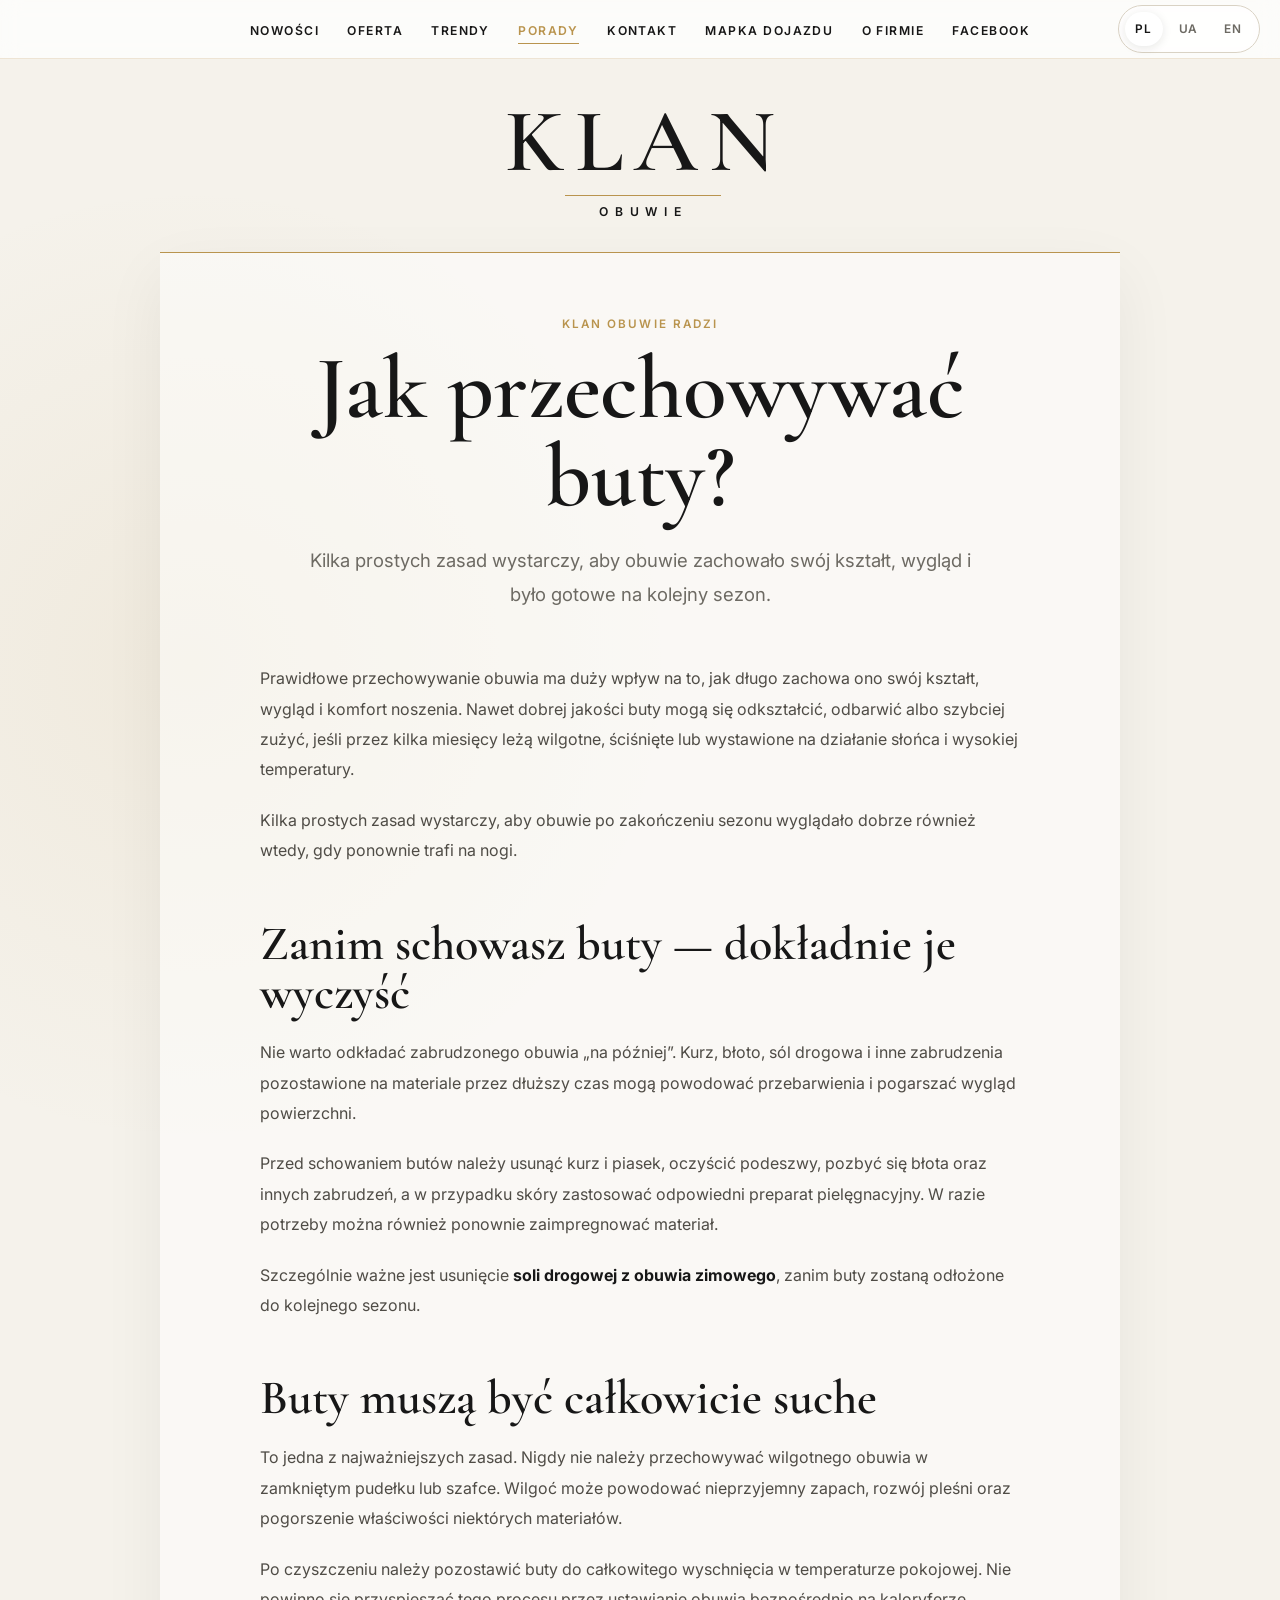
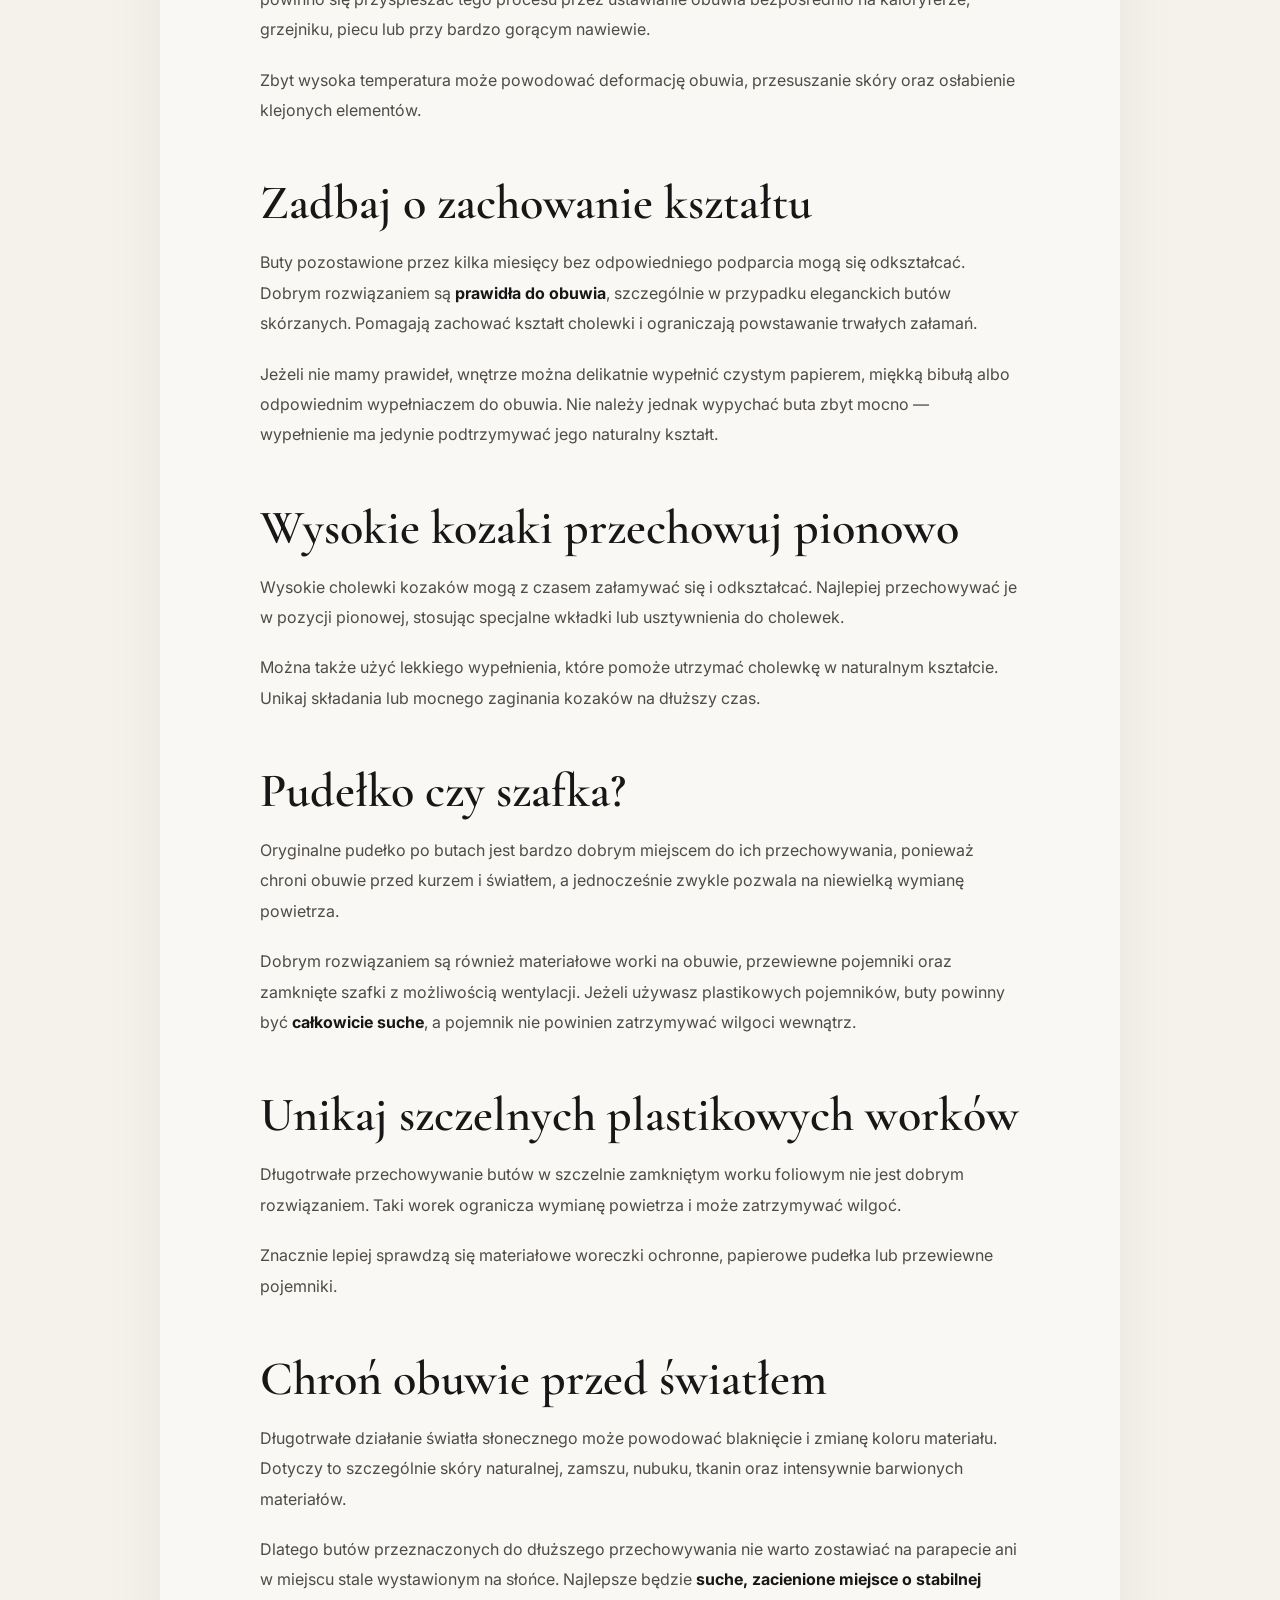
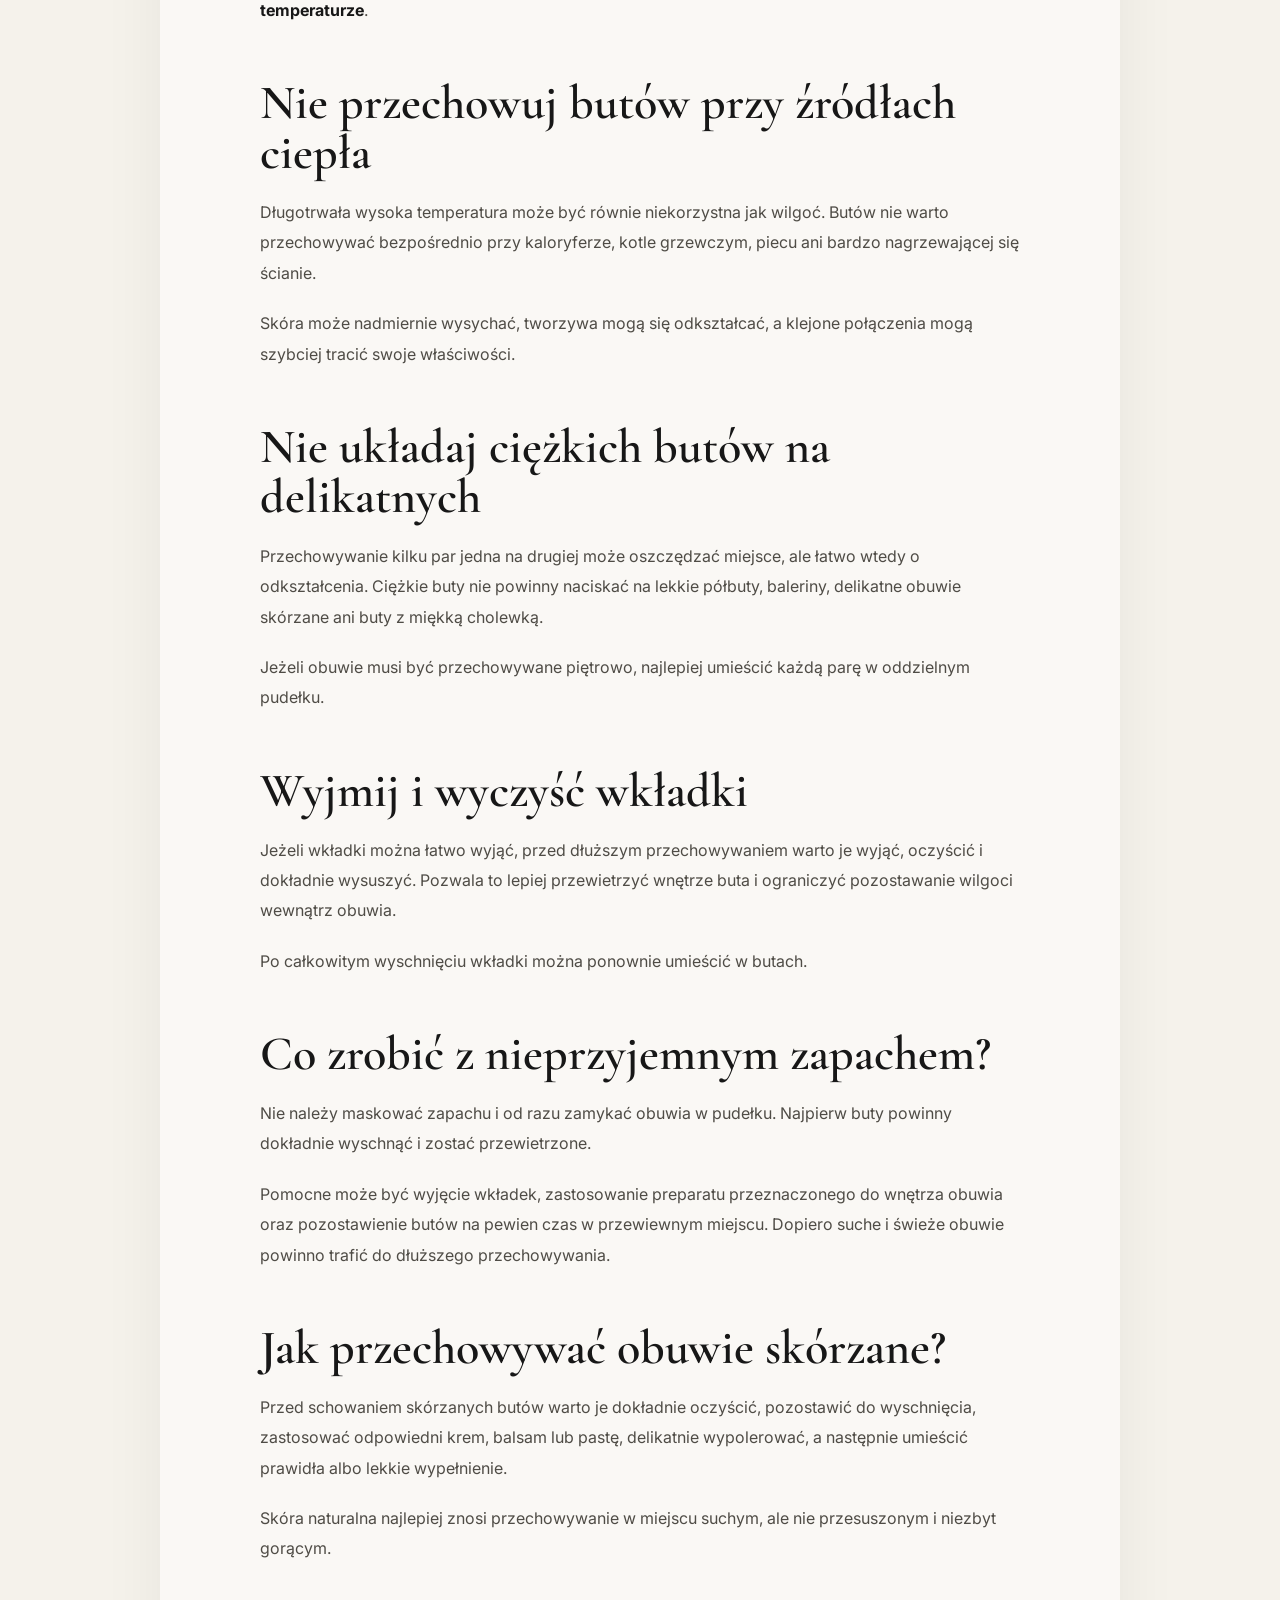
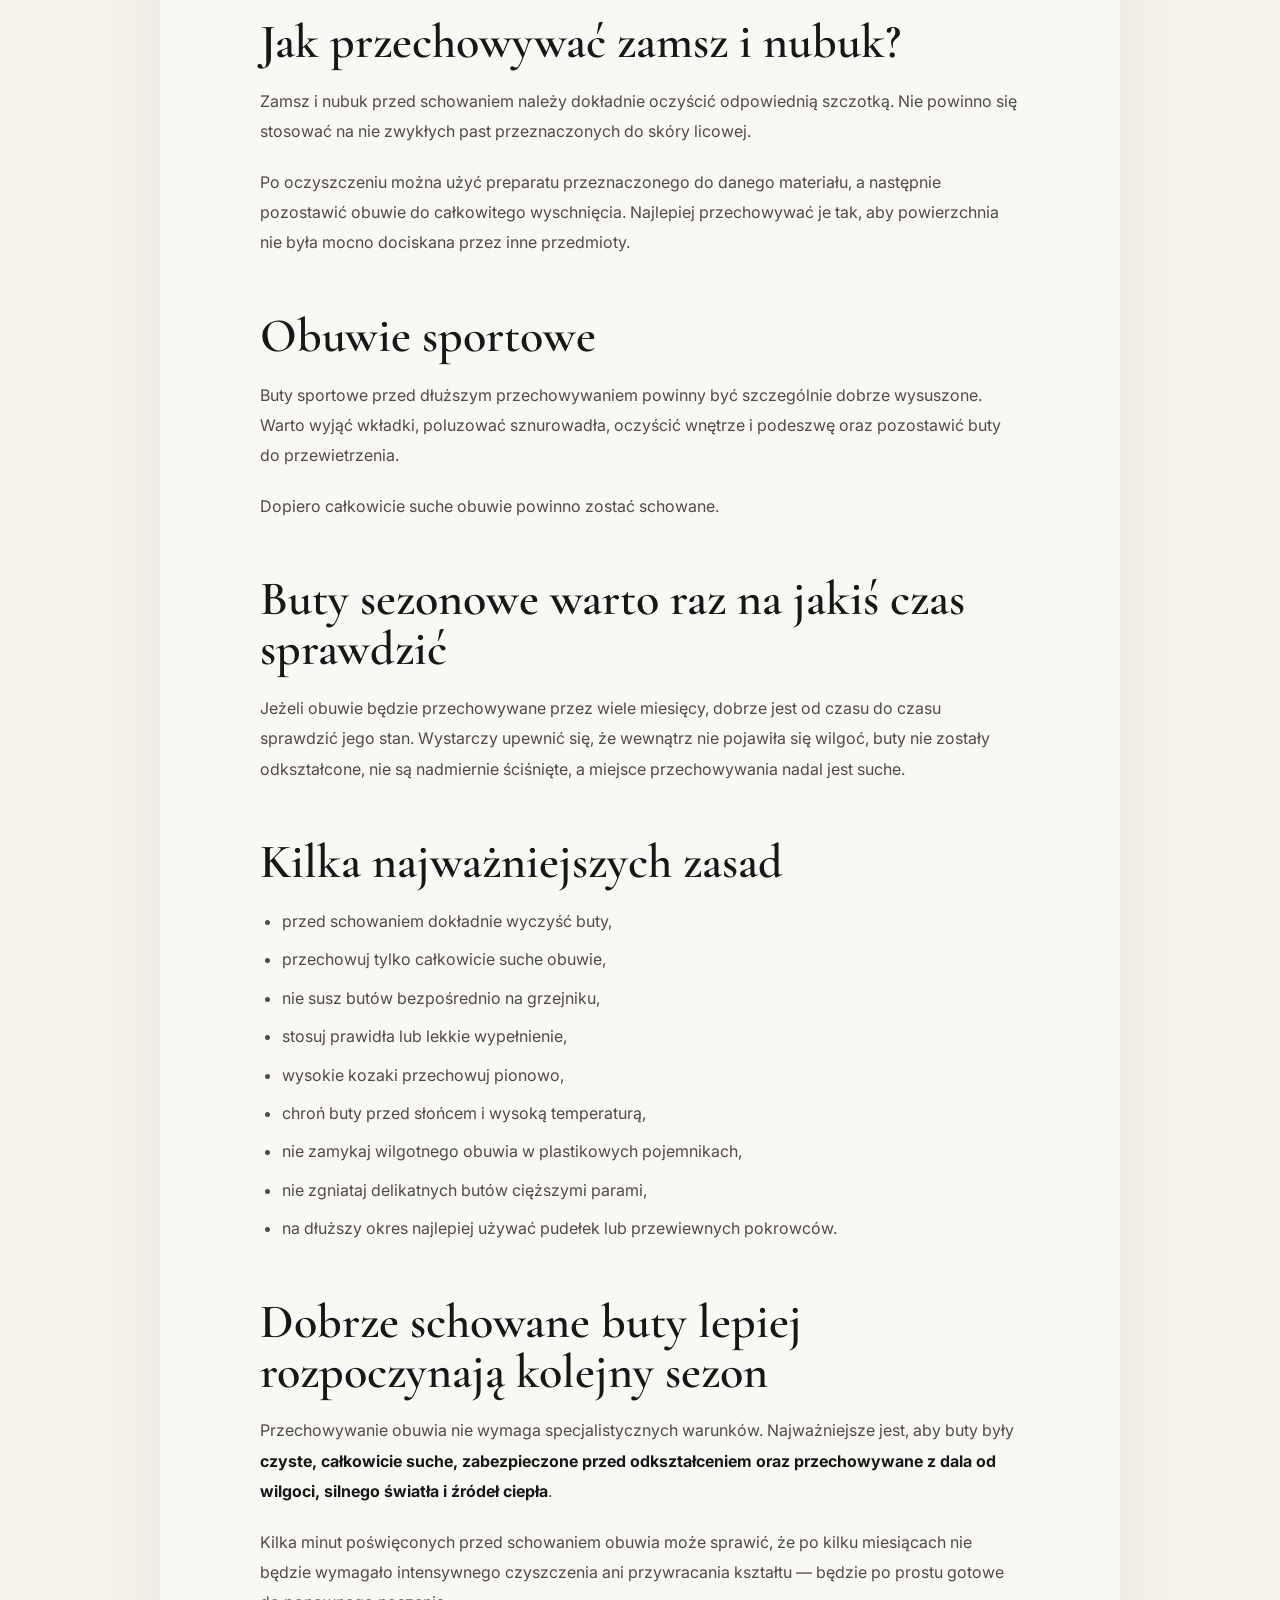
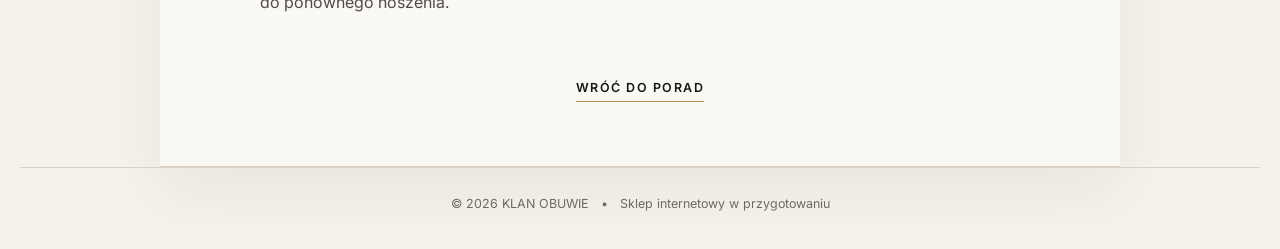
<file: jak-przechowywac-buty.html>
<!doctype html>
<html lang="pl">
<head>
  <meta charset="utf-8">
  <meta name="viewport" content="width=device-width, initial-scale=1">
  <meta name="description" content="Jak prawidłowo przechowywać buty? Poradnik KLAN OBUWIE o czyszczeniu, suszeniu, prawidłach i przechowywaniu obuwia między sezonami.">
  <title>Jak przechowywać buty? — KLAN OBUWIE</title>
  <link rel="preconnect" href="https://fonts.googleapis.com">
  <link rel="preconnect" href="https://fonts.gstatic.com" crossorigin>
  <link href="https://fonts.googleapis.com/css2?family=Cormorant+Garamond:wght@500;600;700&family=Inter:wght@400;500;600&display=swap" rel="stylesheet">
  <link rel="stylesheet" href="styles.css">
  <link rel="stylesheet" href="nav.css">
  <link rel="stylesheet" href="artykul.css">
</head>
<body data-page="storage-guide">
  <div class="top-bar">
    <div class="top-bar-inner">
      <nav class="main-nav" aria-label="Główna nawigacja">
        <a href="index.html#nowosci" data-i18n="navNews">Nowości</a>
        <a href="porady.html" class="active" data-i18n="navTips">Porady</a>
        <a href="index.html#kontakt" data-i18n="navContact">Kontakt</a>
        <a href="mapka.html" data-i18n="navMap">Mapka dojazdu</a>
        <a href="index.html#firma" data-i18n="navAbout">O firmie</a>
        <a href="https://www.facebook.com/profile.php?id=100041169833070" target="_blank" rel="noopener noreferrer" aria-label="Facebook — Moje Buty Nakło">Facebook</a>
      </nav>

      <nav class="language-switcher" aria-label="Wybór języka">
        <button class="lang-button active" type="button" data-lang="pl" aria-pressed="true">PL</button>
        <button class="lang-button" type="button" data-lang="uk" aria-pressed="false">UA</button>
        <button class="lang-button" type="button" data-lang="en" aria-pressed="false">EN</button>
      </nav>
    </div>
  </div>

  <header class="site-header article-header">
    <a class="brand" href="index.html" aria-label="KLAN OBUWIE — strona główna">
      <span class="brand-name">KLAN</span>
      <span class="brand-subtitle">OBUWIE</span>
    </a>
  </header>

  <main class="article-main">
    <article class="article-shell" data-storage-lang="pl">
      <header class="article-intro">
        <p class="eyebrow">KLAN OBUWIE radzi</p>
        <h1>Jak przechowywać buty?</h1>
        <p class="article-lead">Kilka prostych zasad wystarczy, aby obuwie zachowało swój kształt, wygląd i było gotowe na kolejny sezon.</p>
      </header>

      <div class="article-body">
        <p>Prawidłowe przechowywanie obuwia ma duży wpływ na to, jak długo zachowa ono swój kształt, wygląd i komfort noszenia. Nawet dobrej jakości buty mogą się odkształcić, odbarwić albo szybciej zużyć, jeśli przez kilka miesięcy leżą wilgotne, ściśnięte lub wystawione na działanie słońca i wysokiej temperatury.</p>
        <p>Kilka prostych zasad wystarczy, aby obuwie po zakończeniu sezonu wyglądało dobrze również wtedy, gdy ponownie trafi na nogi.</p>

        <h2>Zanim schowasz buty — dokładnie je wyczyść</h2>
        <p>Nie warto odkładać zabrudzonego obuwia „na później”. Kurz, błoto, sól drogowa i inne zabrudzenia pozostawione na materiale przez dłuższy czas mogą powodować przebarwienia i pogarszać wygląd powierzchni.</p>
        <p>Przed schowaniem butów należy usunąć kurz i piasek, oczyścić podeszwy, pozbyć się błota oraz innych zabrudzeń, a w przypadku skóry zastosować odpowiedni preparat pielęgnacyjny. W razie potrzeby można również ponownie zaimpregnować materiał.</p>
        <p>Szczególnie ważne jest usunięcie <strong>soli drogowej z obuwia zimowego</strong>, zanim buty zostaną odłożone do kolejnego sezonu.</p>

        <h2>Buty muszą być całkowicie suche</h2>
        <p>To jedna z najważniejszych zasad. Nigdy nie należy przechowywać wilgotnego obuwia w zamkniętym pudełku lub szafce. Wilgoć może powodować nieprzyjemny zapach, rozwój pleśni oraz pogorszenie właściwości niektórych materiałów.</p>
        <p>Po czyszczeniu należy pozostawić buty do całkowitego wyschnięcia w temperaturze pokojowej. Nie powinno się przyspieszać tego procesu przez ustawianie obuwia bezpośrednio na kaloryferze, grzejniku, piecu lub przy bardzo gorącym nawiewie.</p>
        <p>Zbyt wysoka temperatura może powodować deformację obuwia, przesuszanie skóry oraz osłabienie klejonych elementów.</p>

        <h2>Zadbaj o zachowanie kształtu</h2>
        <p>Buty pozostawione przez kilka miesięcy bez odpowiedniego podparcia mogą się odkształcać. Dobrym rozwiązaniem są <strong>prawidła do obuwia</strong>, szczególnie w przypadku eleganckich butów skórzanych. Pomagają zachować kształt cholewki i ograniczają powstawanie trwałych załamań.</p>
        <p>Jeżeli nie mamy prawideł, wnętrze można delikatnie wypełnić czystym papierem, miękką bibułą albo odpowiednim wypełniaczem do obuwia. Nie należy jednak wypychać buta zbyt mocno — wypełnienie ma jedynie podtrzymywać jego naturalny kształt.</p>

        <h2>Wysokie kozaki przechowuj pionowo</h2>
        <p>Wysokie cholewki kozaków mogą z czasem załamywać się i odkształcać. Najlepiej przechowywać je w pozycji pionowej, stosując specjalne wkładki lub usztywnienia do cholewek.</p>
        <p>Można także użyć lekkiego wypełnienia, które pomoże utrzymać cholewkę w naturalnym kształcie. Unikaj składania lub mocnego zaginania kozaków na dłuższy czas.</p>

        <h2>Pudełko czy szafka?</h2>
        <p>Oryginalne pudełko po butach jest bardzo dobrym miejscem do ich przechowywania, ponieważ chroni obuwie przed kurzem i światłem, a jednocześnie zwykle pozwala na niewielką wymianę powietrza.</p>
        <p>Dobrym rozwiązaniem są również materiałowe worki na obuwie, przewiewne pojemniki oraz zamknięte szafki z możliwością wentylacji. Jeżeli używasz plastikowych pojemników, buty powinny być <strong>całkowicie suche</strong>, a pojemnik nie powinien zatrzymywać wilgoci wewnątrz.</p>

        <h2>Unikaj szczelnych plastikowych worków</h2>
        <p>Długotrwałe przechowywanie butów w szczelnie zamkniętym worku foliowym nie jest dobrym rozwiązaniem. Taki worek ogranicza wymianę powietrza i może zatrzymywać wilgoć.</p>
        <p>Znacznie lepiej sprawdzą się materiałowe woreczki ochronne, papierowe pudełka lub przewiewne pojemniki.</p>

        <h2>Chroń obuwie przed światłem</h2>
        <p>Długotrwałe działanie światła słonecznego może powodować blaknięcie i zmianę koloru materiału. Dotyczy to szczególnie skóry naturalnej, zamszu, nubuku, tkanin oraz intensywnie barwionych materiałów.</p>
        <p>Dlatego butów przeznaczonych do dłuższego przechowywania nie warto zostawiać na parapecie ani w miejscu stale wystawionym na słońce. Najlepsze będzie <strong>suche, zacienione miejsce o stabilnej temperaturze</strong>.</p>

        <h2>Nie przechowuj butów przy źródłach ciepła</h2>
        <p>Długotrwała wysoka temperatura może być równie niekorzystna jak wilgoć. Butów nie warto przechowywać bezpośrednio przy kaloryferze, kotle grzewczym, piecu ani bardzo nagrzewającej się ścianie.</p>
        <p>Skóra może nadmiernie wysychać, tworzywa mogą się odkształcać, a klejone połączenia mogą szybciej tracić swoje właściwości.</p>

        <h2>Nie układaj ciężkich butów na delikatnych</h2>
        <p>Przechowywanie kilku par jedna na drugiej może oszczędzać miejsce, ale łatwo wtedy o odkształcenia. Ciężkie buty nie powinny naciskać na lekkie półbuty, baleriny, delikatne obuwie skórzane ani buty z miękką cholewką.</p>
        <p>Jeżeli obuwie musi być przechowywane piętrowo, najlepiej umieścić każdą parę w oddzielnym pudełku.</p>

        <h2>Wyjmij i wyczyść wkładki</h2>
        <p>Jeżeli wkładki można łatwo wyjąć, przed dłuższym przechowywaniem warto je wyjąć, oczyścić i dokładnie wysuszyć. Pozwala to lepiej przewietrzyć wnętrze buta i ograniczyć pozostawanie wilgoci wewnątrz obuwia.</p>
        <p>Po całkowitym wyschnięciu wkładki można ponownie umieścić w butach.</p>

        <h2>Co zrobić z nieprzyjemnym zapachem?</h2>
        <p>Nie należy maskować zapachu i od razu zamykać obuwia w pudełku. Najpierw buty powinny dokładnie wyschnąć i zostać przewietrzone.</p>
        <p>Pomocne może być wyjęcie wkładek, zastosowanie preparatu przeznaczonego do wnętrza obuwia oraz pozostawienie butów na pewien czas w przewiewnym miejscu. Dopiero suche i świeże obuwie powinno trafić do dłuższego przechowywania.</p>

        <h2>Jak przechowywać obuwie skórzane?</h2>
        <p>Przed schowaniem skórzanych butów warto je dokładnie oczyścić, pozostawić do wyschnięcia, zastosować odpowiedni krem, balsam lub pastę, delikatnie wypolerować, a następnie umieścić prawidła albo lekkie wypełnienie.</p>
        <p>Skóra naturalna najlepiej znosi przechowywanie w miejscu suchym, ale nie przesuszonym i niezbyt gorącym.</p>

        <h2>Jak przechowywać zamsz i nubuk?</h2>
        <p>Zamsz i nubuk przed schowaniem należy dokładnie oczyścić odpowiednią szczotką. Nie powinno się stosować na nie zwykłych past przeznaczonych do skóry licowej.</p>
        <p>Po oczyszczeniu można użyć preparatu przeznaczonego do danego materiału, a następnie pozostawić obuwie do całkowitego wyschnięcia. Najlepiej przechowywać je tak, aby powierzchnia nie była mocno dociskana przez inne przedmioty.</p>

        <h2>Obuwie sportowe</h2>
        <p>Buty sportowe przed dłuższym przechowywaniem powinny być szczególnie dobrze wysuszone. Warto wyjąć wkładki, poluzować sznurowadła, oczyścić wnętrze i podeszwę oraz pozostawić buty do przewietrzenia.</p>
        <p>Dopiero całkowicie suche obuwie powinno zostać schowane.</p>

        <h2>Buty sezonowe warto raz na jakiś czas sprawdzić</h2>
        <p>Jeżeli obuwie będzie przechowywane przez wiele miesięcy, dobrze jest od czasu do czasu sprawdzić jego stan. Wystarczy upewnić się, że wewnątrz nie pojawiła się wilgoć, buty nie zostały odkształcone, nie są nadmiernie ściśnięte, a miejsce przechowywania nadal jest suche.</p>

        <h2>Kilka najważniejszych zasad</h2>
        <ul>
          <li>przed schowaniem dokładnie wyczyść buty,</li>
          <li>przechowuj tylko całkowicie suche obuwie,</li>
          <li>nie susz butów bezpośrednio na grzejniku,</li>
          <li>stosuj prawidła lub lekkie wypełnienie,</li>
          <li>wysokie kozaki przechowuj pionowo,</li>
          <li>chroń buty przed słońcem i wysoką temperaturą,</li>
          <li>nie zamykaj wilgotnego obuwia w plastikowych pojemnikach,</li>
          <li>nie zgniataj delikatnych butów cięższymi parami,</li>
          <li>na dłuższy okres najlepiej używać pudełek lub przewiewnych pokrowców.</li>
        </ul>

        <h2>Dobrze schowane buty lepiej rozpoczynają kolejny sezon</h2>
        <p>Przechowywanie obuwia nie wymaga specjalistycznych warunków. Najważniejsze jest, aby buty były <strong>czyste, całkowicie suche, zabezpieczone przed odkształceniem oraz przechowywane z dala od wilgoci, silnego światła i źródeł ciepła</strong>.</p>
        <p>Kilka minut poświęconych przed schowaniem obuwia może sprawić, że po kilku miesiącach nie będzie wymagało intensywnego czyszczenia ani przywracania kształtu — będzie po prostu gotowe do ponownego noszenia.</p>
      </div>
      <div class="article-back-wrap"><a class="article-back" href="porady.html">Wróć do porad</a></div>
    </article>

    <article class="article-shell" data-storage-lang="uk" hidden>
      <header class="article-intro">
        <p class="eyebrow">KLAN OBUWIE радить</p>
        <h1>Як зберігати взуття?</h1>
        <p class="article-lead">Кілька простих правил допоможуть взуттю зберегти форму, вигляд і бути готовим до наступного сезону.</p>
      </header>
      <div class="article-body">
        <p>Правильне зберігання взуття впливає на його форму, зовнішній вигляд і довговічність. Навіть якісне взуття може деформуватися або втратити колір, якщо місяцями лежить вологим, стиснутим чи під дією сонця та високої температури.</p>
        <h2>Перед зберіганням ретельно очистіть взуття</h2>
        <p>Видаліть пил, пісок, бруд і дорожню сіль, очистіть підошви та за потреби використайте засіб, призначений для відповідного матеріалу. Особливо важливо не залишати дорожню сіль на зимовому взутті до наступного сезону.</p>
        <h2>Взуття повинно бути повністю сухим</h2>
        <p>Не закривайте вологе взуття в коробці або шафі. Волога може спричинити неприємний запах і появу плісняви. Сушіть взуття при кімнатній температурі, подалі від батарей, печей і гарячого повітря.</p>
        <h2>Зберігайте форму</h2>
        <p>Для шкіряного та елегантного взуття корисні колодки. Якщо їх немає, можна легко наповнити взуття чистим папером або м’яким наповнювачем, не розтягуючи його.</p>
        <h2>Високі чоботи зберігайте вертикально</h2>
        <p>Використовуйте вставки або легке наповнення, щоб халяви не заламувалися. Не складайте високі чоботи надовго.</p>
        <h2>Коробка чи шафа?</h2>
        <p>Оригінальна коробка добре захищає від пилу та світла. Також підійдуть тканинні мішки, вентильовані контейнери й сухі шафи. У пластиковий контейнер кладіть лише повністю сухе взуття.</p>
        <h2>Уникайте герметичних пластикових пакетів</h2>
        <p>Вони обмежують циркуляцію повітря та можуть утримувати вологу. Краще використовувати тканинні чохли або картонні коробки.</p>
        <h2>Захищайте від сонця і тепла</h2>
        <p>Тривале сонячне світло може змінювати колір шкіри, замші, нубуку та тканин. Найкраще місце — сухе, затінене і з відносно стабільною температурою.</p>
        <h2>Не ставте важке взуття на делікатне</h2>
        <p>Важкі пари можуть деформувати балетки, легкі туфлі або м’які халяви. Якщо взуття зберігається ярусами, кожну пару краще тримати в окремій коробці.</p>
        <h2>Вийміть і висушіть устілки</h2>
        <p>Якщо устілки знімні, їх варто очистити, висушити та провітрити разом із внутрішньою частиною взуття.</p>
        <h2>Шкіра, замша і спортивне взуття</h2>
        <p>Шкіряне взуття перед зберіганням очистіть і обробіть відповідним кремом або бальзамом. Замшу та нубук очистіть спеціальною щіткою. Спортивне взуття добре просушіть, вийміть устілки й послабте шнурівку.</p>
        <h2>Основні правила</h2>
        <ul><li>зберігайте лише чисте та сухе взуття,</li><li>не сушіть його на батареї,</li><li>підтримуйте форму колодками або легким наповненням,</li><li>захищайте від сонця, вологи та високої температури,</li><li>не стискайте делікатне взуття важкими парами.</li></ul>
        <h2>Добре збережене взуття краще починає новий сезон</h2>
        <p>Найважливіше, щоб взуття було <strong>чистим, повністю сухим, захищеним від деформації та зберігалося подалі від вологи, сильного світла й джерел тепла</strong>.</p>
      </div>
      <div class="article-back-wrap"><a class="article-back" href="porady.html">Повернутися до порад</a></div>
    </article>

    <article class="article-shell" data-storage-lang="en" hidden>
      <header class="article-intro">
        <p class="eyebrow">KLAN OBUWIE advice</p>
        <h1>How to store shoes?</h1>
        <p class="article-lead">A few simple rules can help footwear keep its shape and appearance and stay ready for the next season.</p>
      </header>
      <div class="article-body">
        <p>Proper storage has a major effect on how long footwear keeps its shape, appearance and comfort. Even good-quality shoes can become deformed, discoloured or damaged if they are left damp, crushed or exposed to sunlight and heat for months.</p>
        <h2>Clean shoes thoroughly before storing them</h2>
        <p>Remove dust, sand, mud and road salt, clean the soles and use an appropriate care product when needed. Road salt should be removed from winter footwear before it is put away for the season.</p>
        <h2>Shoes must be completely dry</h2>
        <p>Never store damp footwear in a closed box or cabinet. Moisture can cause odour, mould and deterioration of materials. Let shoes dry at room temperature and keep them away from radiators, heaters and very hot airflow.</p>
        <h2>Help shoes keep their shape</h2>
        <p>Shoe trees are especially useful for leather and dress shoes. If you do not have them, lightly fill the shoes with clean paper or a soft shoe filler. Do not overstuff them — the aim is only to support the natural shape.</p>
        <h2>Store tall boots upright</h2>
        <p>Boot shafts can crease and deform during long storage. Use boot shapers or light filling and avoid folding tall boots for extended periods.</p>
        <h2>Box or cabinet?</h2>
        <p>The original shoe box protects against dust and light and usually allows some air exchange. Fabric shoe bags, ventilated containers and dry cabinets are also suitable. Shoes placed in plastic containers must be completely dry.</p>
        <h2>Avoid airtight plastic bags</h2>
        <p>They restrict airflow and can trap moisture. Fabric bags, cardboard boxes or ventilated containers are better choices for long-term storage.</p>
        <h2>Protect footwear from sunlight</h2>
        <p>Long exposure to sunlight can fade leather, suede, nubuck and textiles. Store shoes in a dry, shaded place with a reasonably stable temperature.</p>
        <h2>Keep shoes away from heat sources</h2>
        <p>High temperatures can dry out leather, deform synthetic materials and weaken glued construction. Avoid long-term storage next to radiators, boilers or other strong heat sources.</p>
        <h2>Do not place heavy shoes on delicate pairs</h2>
        <p>Heavy footwear can crush flats, lightweight shoes and soft uppers. If pairs have to be stacked, separate boxes are the safest solution.</p>
        <h2>Remove and clean the insoles</h2>
        <p>If the insoles are removable, take them out, clean and dry them before long-term storage. This also helps the inside of the shoe air out properly.</p>
        <h2>Leather, suede and sports shoes</h2>
        <p>Clean leather shoes and apply a suitable cream or balm before storing them. Brush suede and nubuck with the correct brush. Sports shoes should be thoroughly dried, with insoles removed and laces loosened.</p>
        <h2>Check seasonal footwear occasionally</h2>
        <p>For shoes stored for many months, it is worth checking that no moisture has appeared and that the footwear is not being crushed or deformed.</p>
        <h2>The most important rules</h2>
        <ul><li>store only clean and completely dry footwear,</li><li>do not dry shoes directly on a radiator,</li><li>use shoe trees or light filling to support the shape,</li><li>store tall boots upright,</li><li>protect shoes from sunlight, moisture and high temperatures,</li><li>do not crush delicate shoes under heavier pairs.</li></ul>
        <h2>Well-stored shoes start the next season better</h2>
        <p>The key is to keep footwear <strong>clean, completely dry, protected from deformation and stored away from moisture, strong light and heat sources</strong>. A few minutes of preparation can make a major difference when the shoes are needed again.</p>
      </div>
      <div class="article-back-wrap"><a class="article-back" href="porady.html">Back to advice</a></div>
    </article>
  </main>

  <footer class="site-footer">
    <span>© 2026 KLAN OBUWIE</span>
    <span class="footer-separator" aria-hidden="true">•</span>
    <span data-i18n="footerText">Sklep internetowy w przygotowaniu</span>
  </footer>

  <script src="script.js"></script>
  <script src="przechowywanie.js"></script>
  <script src="menu-extra.js"></script>
</body>
</html>
</file>
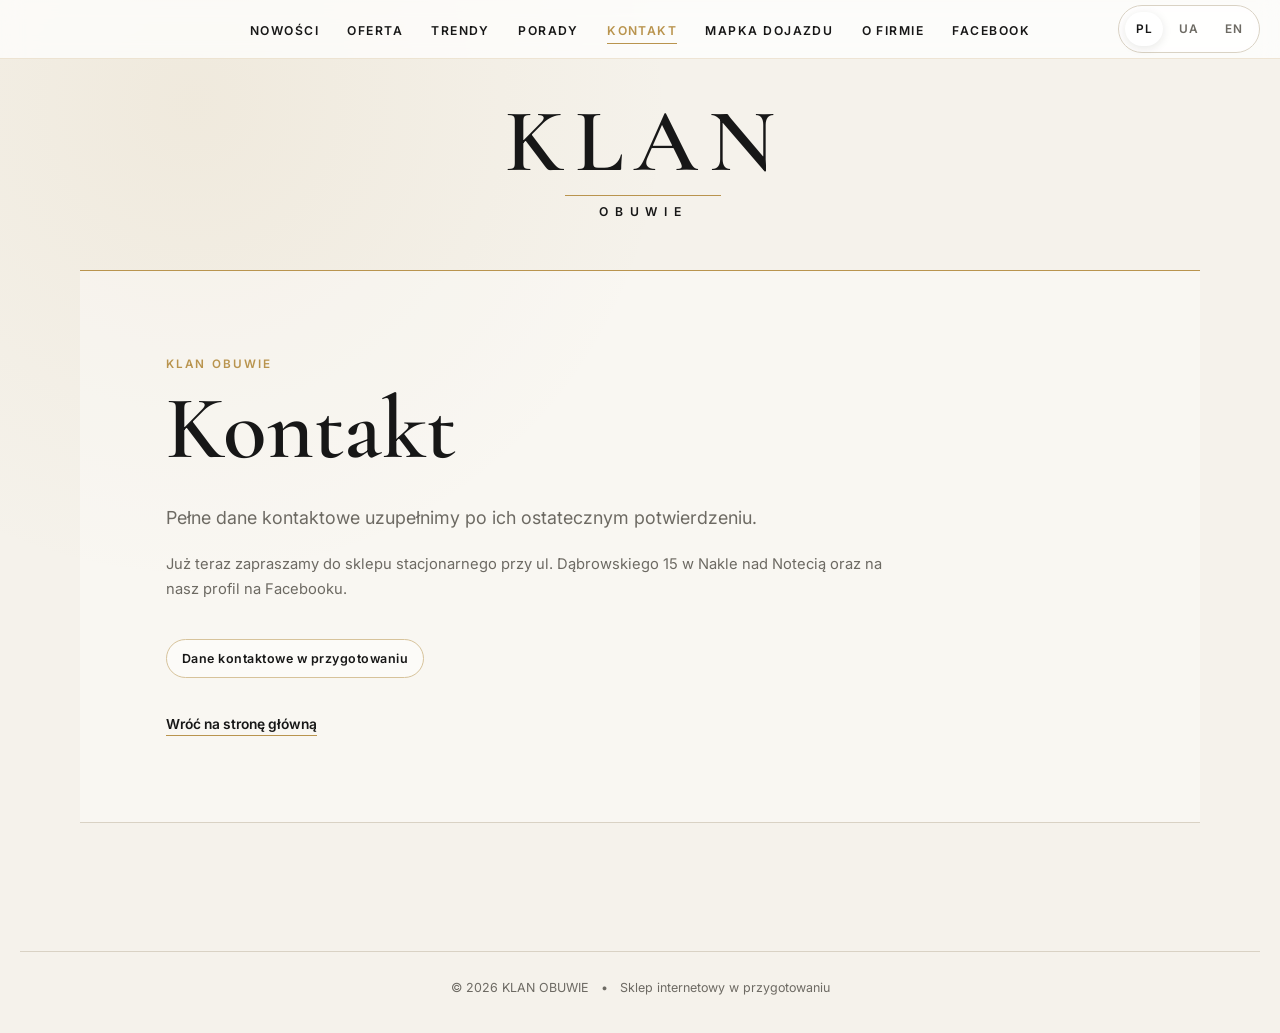
<file: kontakt.html>
<!doctype html>
<html lang="pl">
<head>
  <meta charset="utf-8">
  <meta name="viewport" content="width=device-width, initial-scale=1">
  <meta name="description" content="Kontakt z KLAN OBUWIE w Nakle nad Notecią.">
  <meta name="robots" content="noindex,follow">
  <title>Kontakt — KLAN OBUWIE</title>
  <link rel="preconnect" href="https://fonts.googleapis.com">
  <link rel="preconnect" href="https://fonts.gstatic.com" crossorigin>
  <link href="https://fonts.googleapis.com/css2?family=Cormorant+Garamond:wght@500;600;700&family=Inter:wght@400;500;600&display=swap" rel="stylesheet">
  <link rel="stylesheet" href="styles.css">
  <link rel="stylesheet" href="nav.css">
  <link rel="stylesheet" href="sekcja.css">
</head>
<body data-page="contact">
  <div class="top-bar">
    <div class="top-bar-inner">
      <nav class="main-nav" aria-label="Główna nawigacja">
        <a href="nowosci.html" data-i18n="navNews">Nowości</a>
        <a href="porady.html" data-i18n="navTips">Porady</a>
        <a href="kontakt.html" data-i18n="navContact">Kontakt</a>
        <a href="mapka.html" data-i18n="navMap">Mapka dojazdu</a>
        <a href="o-firmie.html" data-i18n="navAbout">O firmie</a>
        <a href="https://www.facebook.com/profile.php?id=100041169833070" target="_blank" rel="noopener noreferrer" aria-label="Facebook — Moje Buty Nakło">Facebook</a>
      </nav>
      <nav class="language-switcher" aria-label="Wybór języka">
        <button class="lang-button active" type="button" data-lang="pl" aria-pressed="true">PL</button>
        <button class="lang-button" type="button" data-lang="uk" aria-pressed="false">UA</button>
        <button class="lang-button" type="button" data-lang="en" aria-pressed="false">EN</button>
      </nav>
    </div>
  </div>

  <header class="site-header">
    <a class="brand" href="index.html" aria-label="KLAN OBUWIE — strona główna">
      <span class="brand-name">KLAN</span>
      <span class="brand-subtitle">OBUWIE</span>
    </a>
  </header>

  <main class="section-page-main">
    <section class="section-page-shell">
      <p class="eyebrow" data-section-i18n="eyebrow">KLAN OBUWIE</p>
      <h1 data-section-i18n="heading">Kontakt</h1>
      <p class="section-page-lead" data-section-i18n="lead">Pełne dane kontaktowe uzupełnimy po ich ostatecznym potwierdzeniu.</p>
      <p class="section-page-note" data-section-i18n="note">Już teraz zapraszamy do sklepu stacjonarnego przy ul. Dąbrowskiego 15 w Nakle nad Notecią oraz na nasz profil na Facebooku.</p>
      <div class="section-status" data-section-i18n="status">Dane kontaktowe w przygotowaniu</div>
      <a class="section-back" href="index.html" data-section-i18n="back">Wróć na stronę główną</a>
    </section>
  </main>

  <footer class="site-footer">
    <span>© 2026 KLAN OBUWIE</span>
    <span class="footer-separator" aria-hidden="true">•</span>
    <span data-i18n="footerText">Sklep internetowy w przygotowaniu</span>
  </footer>

  <script src="script.js"></script>
  <script src="menu-extra.js"></script>
  <script src="sekcja.js"></script>
</body>
</html>
</file>
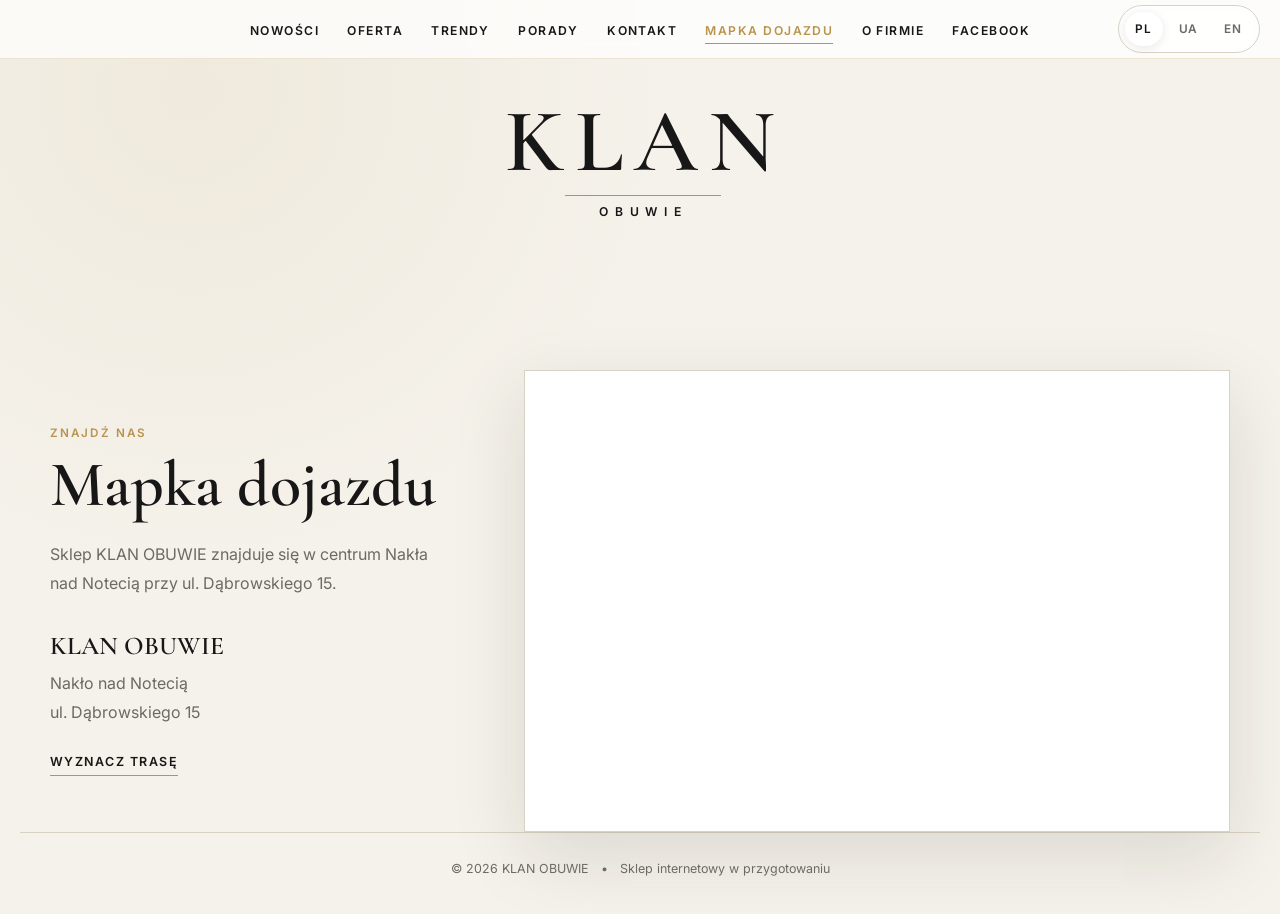
<file: mapka.html>
<!doctype html>
<html lang="pl">
<head>
  <meta charset="utf-8">
  <meta name="viewport" content="width=device-width, initial-scale=1">
  <meta name="description" content="Mapka dojazdu do KLAN OBUWIE w Nakle nad Notecią przy ul. Dąbrowskiego 15.">
  <title>Mapka dojazdu — KLAN OBUWIE</title>
  <link rel="preconnect" href="https://fonts.googleapis.com">
  <link rel="preconnect" href="https://fonts.gstatic.com" crossorigin>
  <link href="https://fonts.googleapis.com/css2?family=Cormorant+Garamond:wght@500;600;700&family=Inter:wght@400;500;600&display=swap" rel="stylesheet">
  <link rel="stylesheet" href="styles.css">
  <link rel="stylesheet" href="nav.css">
  <link rel="stylesheet" href="mapa.css">
</head>
<body>
  <div class="top-bar">
    <div class="top-bar-inner">
      <nav class="main-nav" aria-label="Główna nawigacja">
        <a href="index.html#nowosci" data-i18n="navNews">Nowości</a>
        <a href="porady.html" data-i18n="navTips">Porady</a>
        <a href="index.html#kontakt" data-i18n="navContact">Kontakt</a>
        <a href="mapka.html" class="active" aria-current="page" data-i18n="navMap">Mapka dojazdu</a>
        <a href="index.html#firma" data-i18n="navAbout">O firmie</a>
        <a href="https://www.facebook.com/profile.php?id=100041169833070" target="_blank" rel="noopener noreferrer" aria-label="Facebook — Moje Buty Nakło">Facebook</a>
      </nav>

      <nav class="language-switcher" aria-label="Wybór języka">
        <button class="lang-button active" type="button" data-lang="pl" aria-pressed="true">PL</button>
        <button class="lang-button" type="button" data-lang="uk" aria-pressed="false">UA</button>
        <button class="lang-button" type="button" data-lang="en" aria-pressed="false">EN</button>
      </nav>
    </div>
  </div>

  <header class="site-header">
    <a class="brand" href="index.html" aria-label="KLAN OBUWIE — strona główna">
      <span class="brand-name">KLAN</span>
      <span class="brand-subtitle">OBUWIE</span>
    </a>
  </header>

  <main>
    <section class="map-section" aria-labelledby="map-title">
      <div class="map-copy">
        <p class="eyebrow" data-i18n="mapEyebrow">Znajdź nas</p>
        <h2 id="map-title" data-i18n="mapTitle">Mapka dojazdu</h2>
        <p class="map-description" data-i18n="mapDescription">Sklep KLAN OBUWIE znajduje się w centrum Nakła nad Notecią przy ul. Dąbrowskiego 15.</p>
        <address class="map-address">
          <strong>KLAN OBUWIE</strong>
          <span>Nakło nad Notecią</span>
          <span>ul. Dąbrowskiego 15</span>
        </address>
        <a class="route-link" href="https://www.google.com/maps/dir/?api=1&amp;destination=D%C4%85browskiego+15%2C+Nak%C5%82o+nad+Noteci%C4%85" target="_blank" rel="noopener noreferrer" data-i18n="mapRoute">Wyznacz trasę</a>
      </div>

      <div class="map-frame-wrap">
        <iframe class="map-frame" title="Mapa dojazdu do KLAN OBUWIE" src="https://www.google.com/maps?q=D%C4%85browskiego%2015%2C%20Nak%C5%82o%20nad%20Noteci%C4%85&amp;output=embed" loading="lazy" referrerpolicy="no-referrer-when-downgrade" allowfullscreen></iframe>
      </div>
    </section>
  </main>

  <footer class="site-footer">
    <span>© 2026 KLAN OBUWIE</span>
    <span class="footer-separator" aria-hidden="true">•</span>
    <span data-i18n="footerText">Sklep internetowy w przygotowaniu</span>
  </footer>

  <script src="script.js"></script>
  <script src="mapa.js"></script>
  <script src="menu-extra.js"></script>
</body>
</html>
</file>
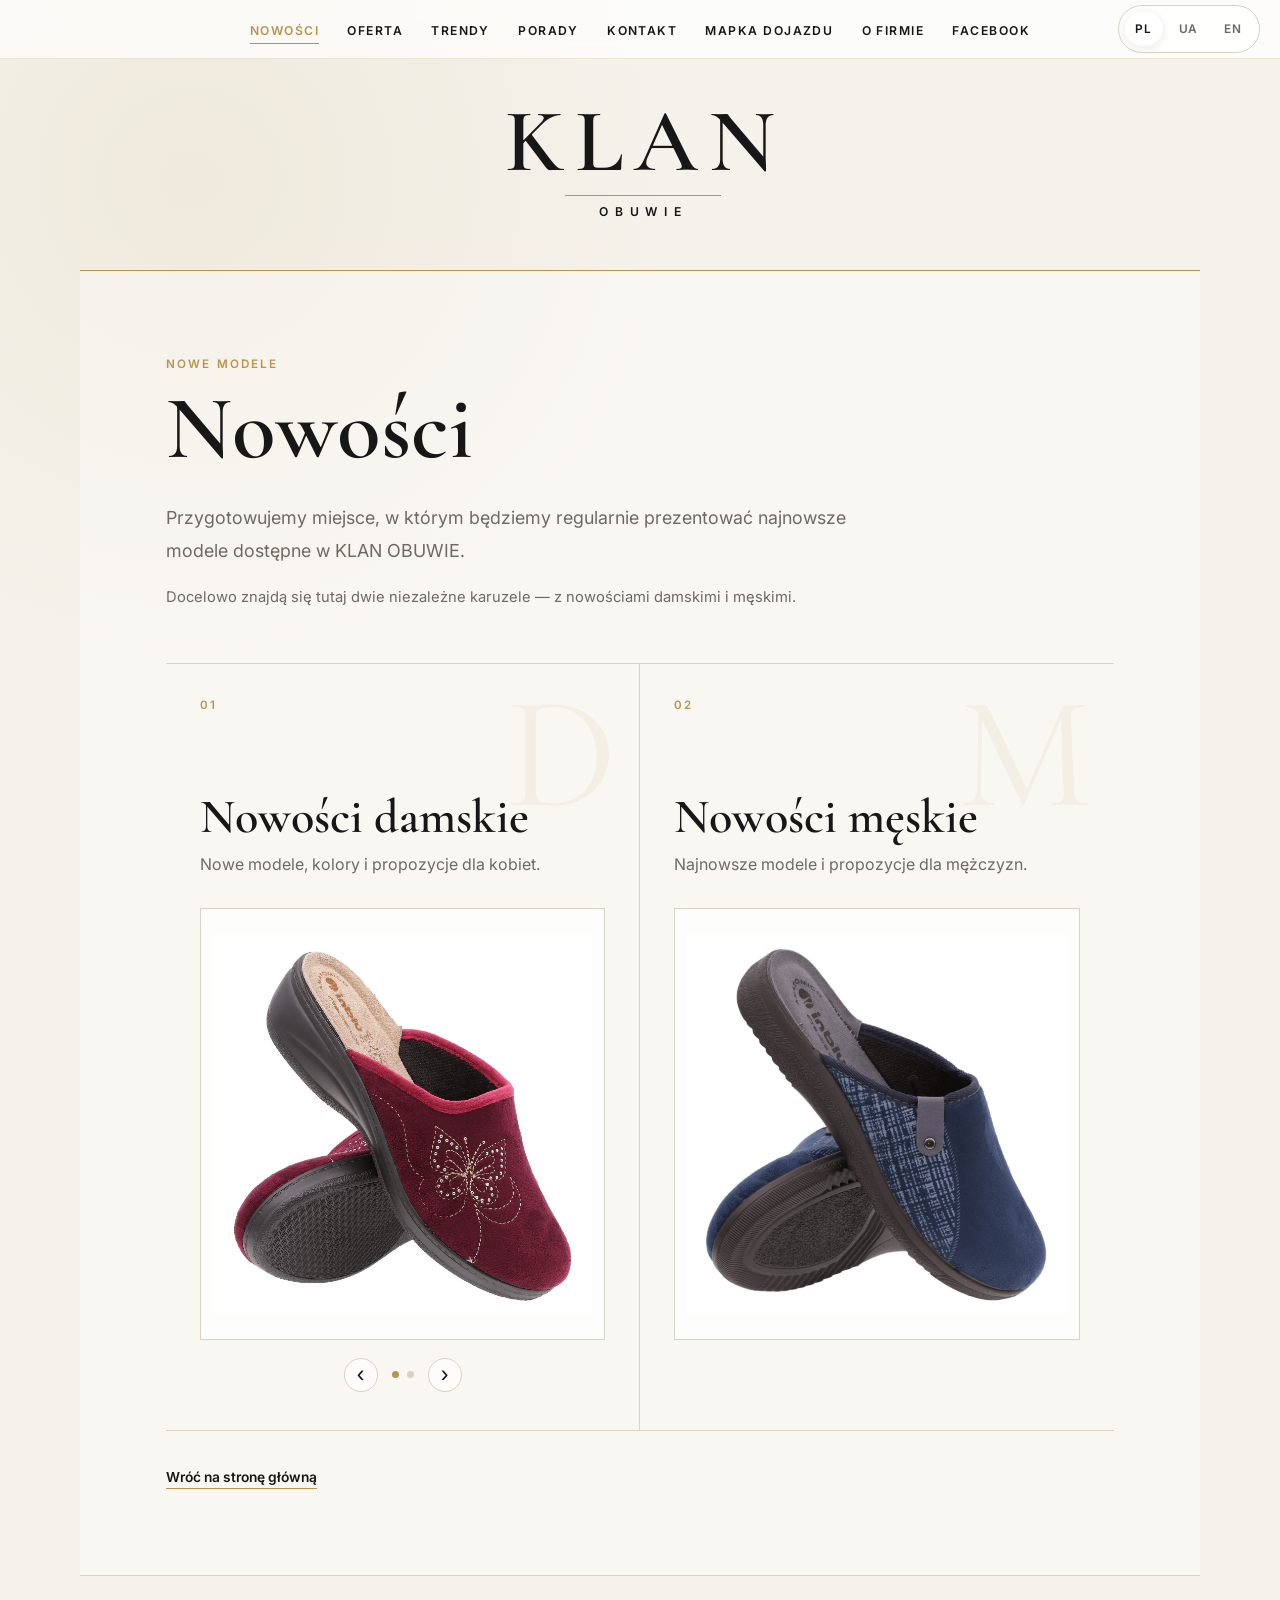
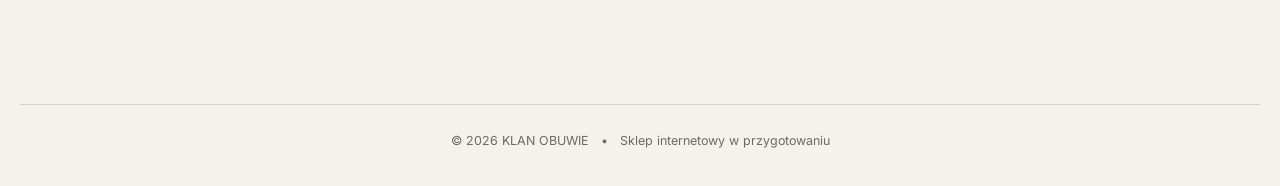
<file: nowosci.html>
<!doctype html>
<html lang="pl">
<head>
  <meta charset="utf-8">
  <meta name="viewport" content="width=device-width, initial-scale=1">
  <meta name="description" content="Nowości KLAN OBUWIE — wkrótce nowe modele damskie i męskie.">
  <meta name="robots" content="noindex,follow">
  <title>Nowości — KLAN OBUWIE</title>
  <link rel="preconnect" href="https://fonts.googleapis.com">
  <link rel="preconnect" href="https://fonts.gstatic.com" crossorigin>
  <link href="https://fonts.googleapis.com/css2?family=Cormorant+Garamond:wght@500;600;700&family=Inter:wght@400;500;600&display=swap" rel="stylesheet">
  <link rel="stylesheet" href="styles.css">
  <link rel="stylesheet" href="nav.css">
  <link rel="stylesheet" href="sekcja.css">
  <link rel="stylesheet" href="nowosci-lightbox.css">
</head>
<body data-page="news">
  <div class="top-bar">
    <div class="top-bar-inner">
      <nav class="main-nav" aria-label="Główna nawigacja">
        <a href="nowosci.html" data-i18n="navNews">Nowości</a>
        <a href="porady.html" data-i18n="navTips">Porady</a>
        <a href="kontakt.html" data-i18n="navContact">Kontakt</a>
        <a href="mapka.html" data-i18n="navMap">Mapka dojazdu</a>
        <a href="o-firmie.html" data-i18n="navAbout">O firmie</a>
        <a href="https://www.facebook.com/profile.php?id=100041169833070" target="_blank" rel="noopener noreferrer" aria-label="Facebook — Moje Buty Nakło">Facebook</a>
      </nav>
      <nav class="language-switcher" aria-label="Wybór języka">
        <button class="lang-button active" type="button" data-lang="pl" aria-pressed="true">PL</button>
        <button class="lang-button" type="button" data-lang="uk" aria-pressed="false">UA</button>
        <button class="lang-button" type="button" data-lang="en" aria-pressed="false">EN</button>
      </nav>
    </div>
  </div>

  <header class="site-header">
    <a class="brand" href="index.html" aria-label="KLAN OBUWIE — strona główna">
      <span class="brand-name">KLAN</span>
      <span class="brand-subtitle">OBUWIE</span>
    </a>
  </header>

  <main class="section-page-main">
    <section class="section-page-shell news-page-shell">
      <p class="eyebrow" data-section-i18n="eyebrow">Nowe modele</p>
      <h1 data-section-i18n="heading">Nowości</h1>
      <p class="section-page-lead" data-section-i18n="lead">Przygotowujemy miejsce, w którym będziemy regularnie prezentować najnowsze modele dostępne w KLAN OBUWIE.</p>
      <p class="section-page-note" data-section-i18n="note">Docelowo znajdą się tutaj dwie niezależne karuzele — z nowościami damskimi i męskimi.</p>

      <div class="section-preview-grid news-category-grid">
        <article class="section-preview-card news-category-card">
          <span class="section-preview-index">01</span>
          <span class="section-preview-letter" aria-hidden="true">D</span>
          <h2 data-section-i18n="card1Title">Nowości damskie</h2>
          <p data-section-i18n="card1Text">Nowe modele, kolory i propozycje dla kobiet.</p>

          <div class="news-carousel" data-news-carousel tabindex="0" aria-label="Karuzela nowości damskich">
            <div class="news-carousel-viewport">
              <div class="news-carousel-track">
                <div class="news-carousel-slide" data-news-slide>
                  <figure class="news-product-preview">
                    <img
                      src="Inblu002.jpg"
                      alt="Nowość damska Inblu — KLAN OBUWIE"
                      loading="lazy"
                      decoding="async"
                      data-product-image
                      data-description-pl="Producent: Inblu"
                      data-description-uk="Виробник: Inblu"
                      data-description-en="Manufacturer: Inblu"
                    >
                  </figure>
                </div>
                <div class="news-carousel-slide" data-news-slide>
                  <figure class="news-product-preview">
                    <img
                      src="Inblu003.jpg"
                      alt="Nowość damska Inblu — KLAN OBUWIE"
                      loading="lazy"
                      decoding="async"
                      data-product-image
                      data-description-pl="Producent: Inblu"
                      data-description-uk="Виробник: Inblu"
                      data-description-en="Manufacturer: Inblu"
                    >
                  </figure>
                </div>
              </div>
            </div>
            <div class="news-carousel-controls">
              <button class="news-carousel-arrow news-carousel-prev" type="button" aria-label="Poprzedni model">‹</button>
              <div class="news-carousel-dots" aria-label="Wybór slajdu"></div>
              <button class="news-carousel-arrow news-carousel-next" type="button" aria-label="Następny model">›</button>
            </div>
          </div>
        </article>

        <article class="section-preview-card news-category-card">
          <span class="section-preview-index">02</span>
          <span class="section-preview-letter" aria-hidden="true">M</span>
          <h2 data-section-i18n="card2Title">Nowości męskie</h2>
          <p data-section-i18n="card2Text">Najnowsze modele i propozycje dla mężczyzn.</p>

          <div class="news-carousel" data-news-carousel tabindex="0" aria-label="Karuzela nowości męskich">
            <div class="news-carousel-viewport">
              <div class="news-carousel-track">
                <div class="news-carousel-slide" data-news-slide>
                  <figure class="news-product-preview">
                    <img
                      src="Inblu001.jpg"
                      alt="Nowość męska Inblu — KLAN OBUWIE"
                      loading="lazy"
                      decoding="async"
                      data-product-image
                      data-description-pl="Producent: Inblu • Rozmiary: 40–46 • Materiał: tekstylny • Wkładka: tekstylna"
                      data-description-uk="Виробник: Inblu • Розміри: 40–46 • Матеріал: текстиль • Устілка: текстильна"
                      data-description-en="Manufacturer: Inblu • Sizes: 40–46 • Material: textile • Insole: textile"
                    >
                  </figure>
                </div>
              </div>
            </div>
            <div class="news-carousel-controls">
              <button class="news-carousel-arrow news-carousel-prev" type="button" aria-label="Poprzedni model">‹</button>
              <div class="news-carousel-dots" aria-label="Wybór slajdu"></div>
              <button class="news-carousel-arrow news-carousel-next" type="button" aria-label="Następny model">›</button>
            </div>
          </div>
        </article>
      </div>

      <a class="section-back" href="index.html" data-section-i18n="back">Wróć na stronę główną</a>
    </section>
  </main>

  <footer class="site-footer">
    <span>© 2026 KLAN OBUWIE</span>
    <span class="footer-separator" aria-hidden="true">•</span>
    <span data-i18n="footerText">Sklep internetowy w przygotowaniu</span>
  </footer>

  <script src="script.js"></script>
  <script src="menu-extra.js"></script>
  <script src="sekcja.js"></script>
  <script src="nowosci-carousel.js"></script>
  <script src="nowosci-lightbox.js"></script>
</body>
</html>
</file>
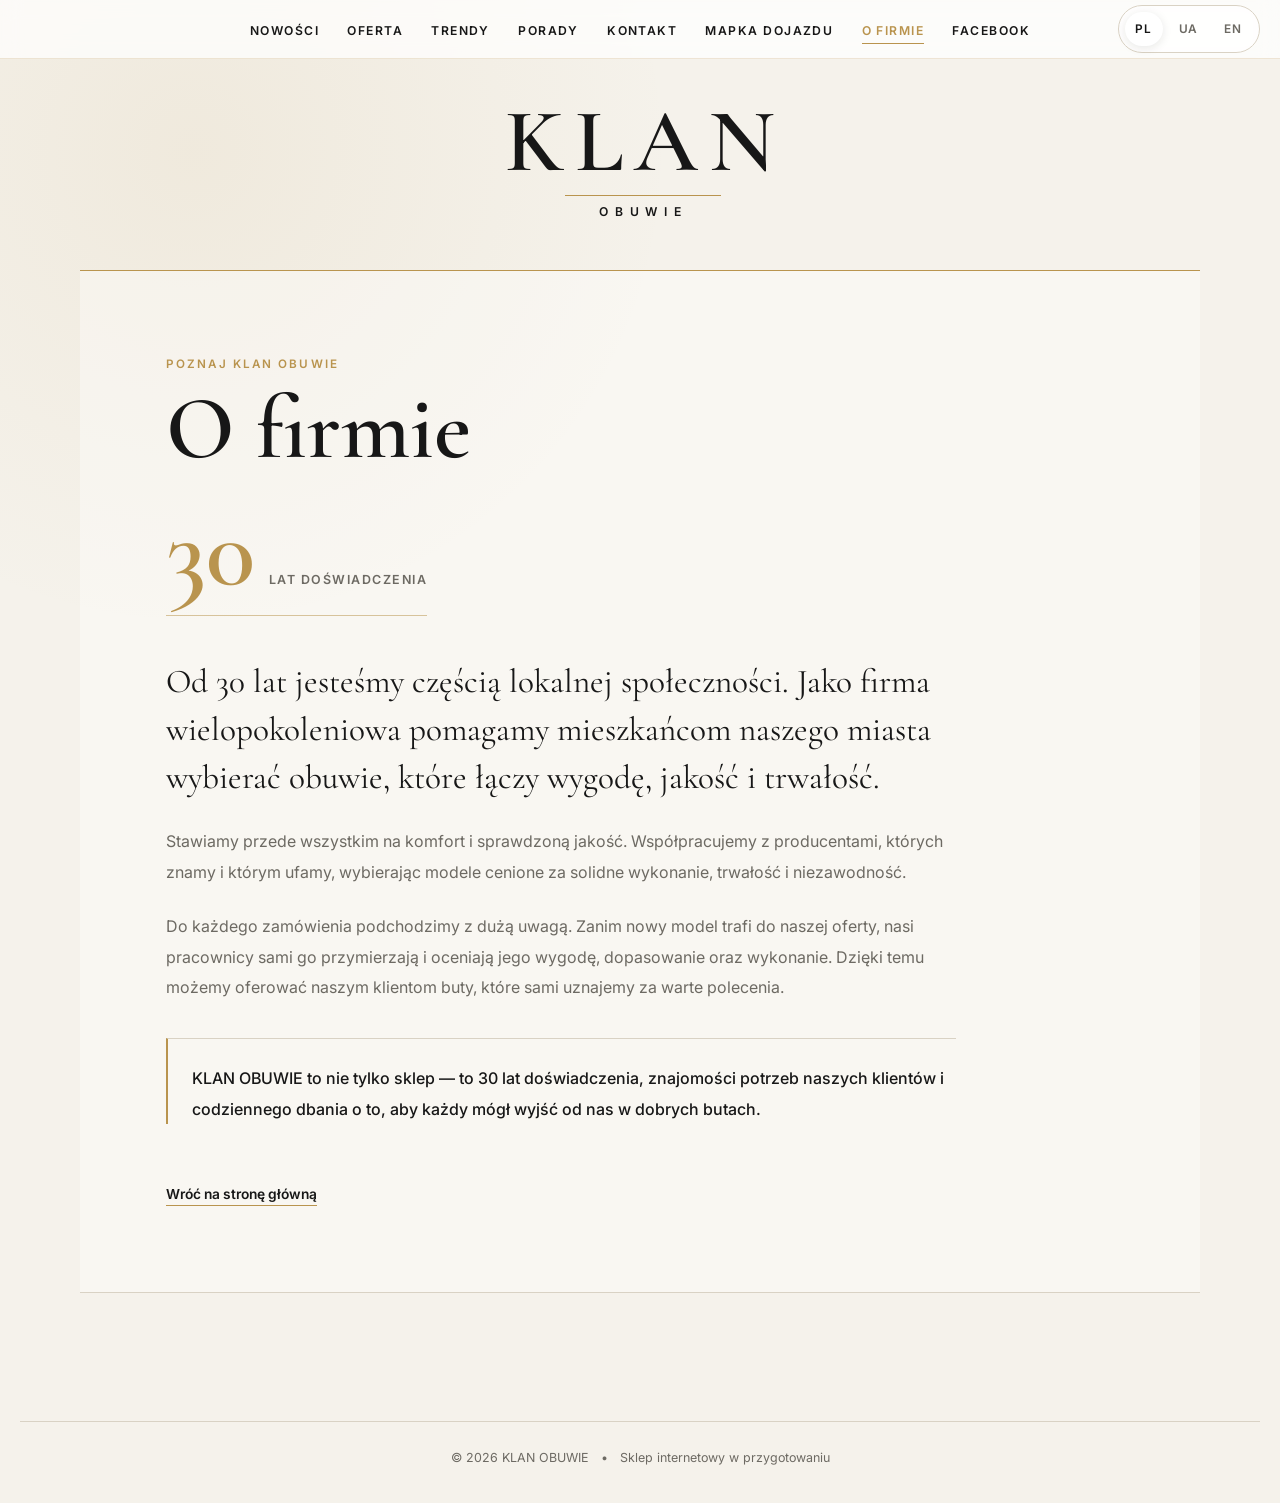
<file: o-firmie.html>
<!doctype html>
<html lang="pl">
<head>
  <meta charset="utf-8">
  <meta name="viewport" content="width=device-width, initial-scale=1">
  <meta name="description" content="Poznaj KLAN OBUWIE — wielopokoleniowy sklep obuwniczy z 30-letnim doświadczeniem w Nakle nad Notecią.">
  <title>O firmie — KLAN OBUWIE</title>
  <link rel="canonical" href="https://butyonline.com.pl/o-firmie.html">
  <link rel="preconnect" href="https://fonts.googleapis.com">
  <link rel="preconnect" href="https://fonts.gstatic.com" crossorigin>
  <link href="https://fonts.googleapis.com/css2?family=Cormorant+Garamond:wght@500;600;700&family=Inter:wght@400;500;600&display=swap" rel="stylesheet">
  <link rel="stylesheet" href="styles.css">
  <link rel="stylesheet" href="nav.css">
  <link rel="stylesheet" href="sekcja.css">
</head>
<body data-page="about">
  <div class="top-bar">
    <div class="top-bar-inner">
      <nav class="main-nav" aria-label="Główna nawigacja">
        <a href="nowosci.html" data-i18n="navNews">Nowości</a>
        <a href="porady.html" data-i18n="navTips">Porady</a>
        <a href="kontakt.html" data-i18n="navContact">Kontakt</a>
        <a href="mapka.html" data-i18n="navMap">Mapka dojazdu</a>
        <a href="o-firmie.html" data-i18n="navAbout">O firmie</a>
        <a href="https://www.facebook.com/profile.php?id=100041169833070" target="_blank" rel="noopener noreferrer" aria-label="Facebook — Moje Buty Nakło">Facebook</a>
      </nav>
      <nav class="language-switcher" aria-label="Wybór języka">
        <button class="lang-button active" type="button" data-lang="pl" aria-pressed="true">PL</button>
        <button class="lang-button" type="button" data-lang="uk" aria-pressed="false">UA</button>
        <button class="lang-button" type="button" data-lang="en" aria-pressed="false">EN</button>
      </nav>
    </div>
  </div>

  <header class="site-header">
    <a class="brand" href="index.html" aria-label="KLAN OBUWIE — strona główna">
      <span class="brand-name">KLAN</span>
      <span class="brand-subtitle">OBUWIE</span>
    </a>
  </header>

  <main class="section-page-main">
    <section class="section-page-shell about-page-shell">
      <p class="eyebrow" data-section-i18n="eyebrow">Poznaj KLAN OBUWIE</p>
      <h1 data-section-i18n="heading">O firmie</h1>

      <div class="about-highlight" aria-hidden="true">
        <span class="about-highlight-number">30</span>
        <span class="about-highlight-label" data-section-i18n="yearsLabel">lat doświadczenia</span>
      </div>

      <div class="about-story">
        <p class="about-story-lead" data-section-i18n="story1">Od 30 lat jesteśmy częścią lokalnej społeczności. Jako firma wielopokoleniowa pomagamy mieszkańcom naszego miasta wybierać obuwie, które łączy wygodę, jakość i trwałość.</p>

        <p data-section-i18n="story2">Stawiamy przede wszystkim na komfort i sprawdzoną jakość. Współpracujemy z producentami, których znamy i którym ufamy, wybierając modele cenione za solidne wykonanie, trwałość i niezawodność.</p>

        <p data-section-i18n="story3">Do każdego zamówienia podchodzimy z dużą uwagą. Zanim nowy model trafi do naszej oferty, nasi pracownicy sami go przymierzają i oceniają jego wygodę, dopasowanie oraz wykonanie. Dzięki temu możemy oferować naszym klientom buty, które sami uznajemy za warte polecenia.</p>

        <p class="about-story-closing" data-section-i18n="story4">KLAN OBUWIE to nie tylko sklep — to 30 lat doświadczenia, znajomości potrzeb naszych klientów i codziennego dbania o to, aby każdy mógł wyjść od nas w dobrych butach.</p>
      </div>

      <a class="section-back" href="index.html" data-section-i18n="back">Wróć na stronę główną</a>
    </section>
  </main>

  <footer class="site-footer">
    <span>© 2026 KLAN OBUWIE</span>
    <span class="footer-separator" aria-hidden="true">•</span>
    <span data-i18n="footerText">Sklep internetowy w przygotowaniu</span>
  </footer>

  <script src="script.js"></script>
  <script src="menu-extra.js"></script>
  <script src="o-firmie.js"></script>
</body>
</html>
</file>
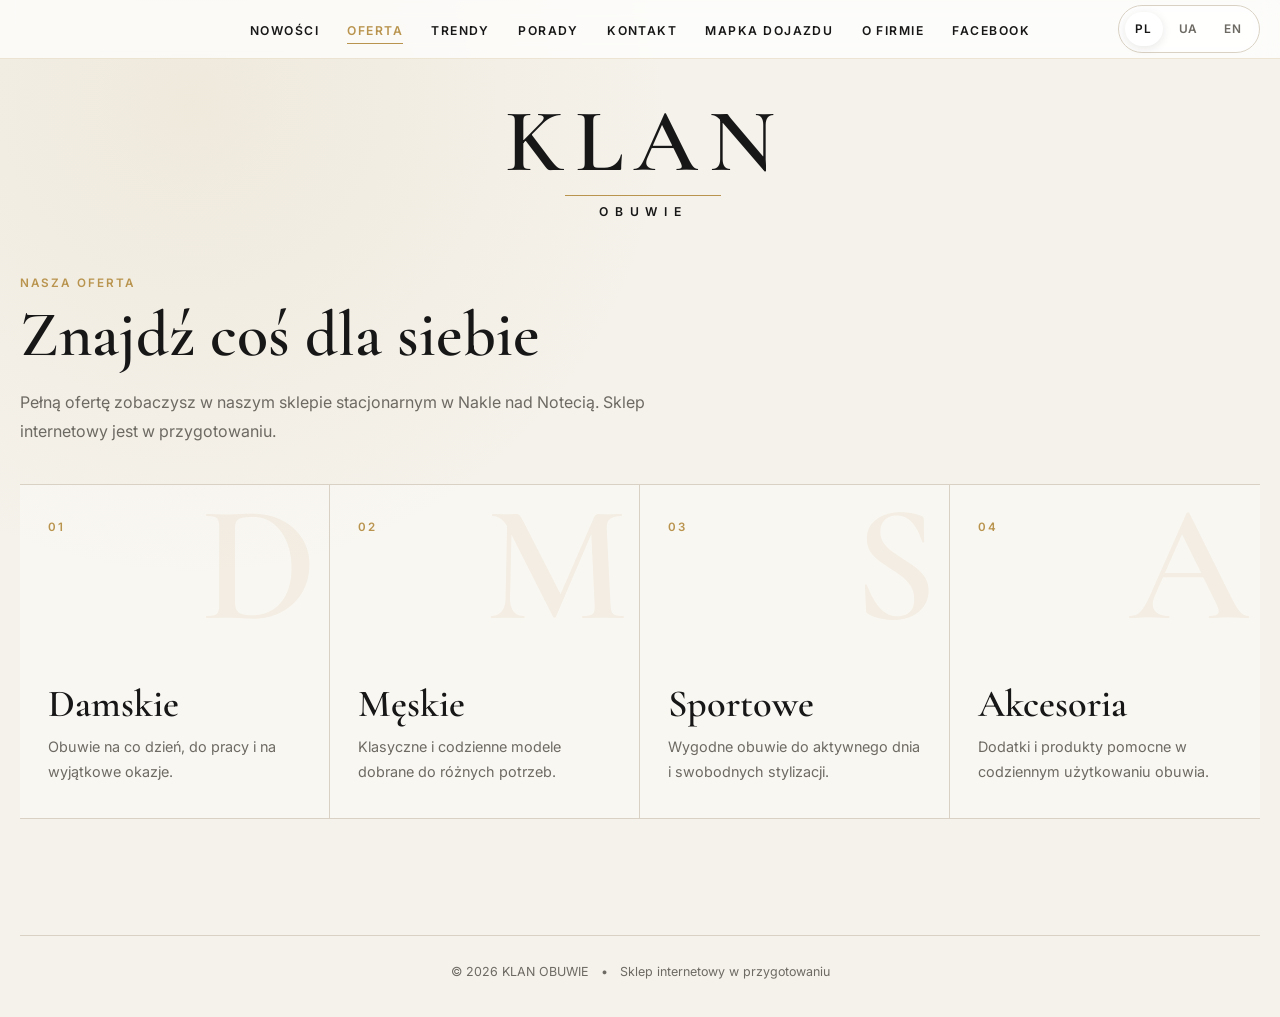
<file: oferta.html>
<!doctype html>
<html lang="pl">
<head>
  <meta charset="utf-8">
  <meta name="viewport" content="width=device-width, initial-scale=1">
  <meta name="description" content="Oferta KLAN OBUWIE — obuwie damskie, męskie, sportowe i akcesoria. Sklep stacjonarny w Nakle nad Notecią.">
  <title>Oferta — KLAN OBUWIE</title>
  <link rel="preconnect" href="https://fonts.googleapis.com">
  <link rel="preconnect" href="https://fonts.gstatic.com" crossorigin>
  <link href="https://fonts.googleapis.com/css2?family=Cormorant+Garamond:wght@500;600;700&family=Inter:wght@400;500;600&display=swap" rel="stylesheet">
  <link rel="stylesheet" href="styles.css">
  <link rel="stylesheet" href="nav.css">
  <link rel="stylesheet" href="home-sections.css">
</head>
<body class="offer-page" data-page="offer">
  <div class="top-bar">
    <div class="top-bar-inner">
      <nav class="main-nav" aria-label="Główna nawigacja">
        <a href="index.html#nowosci" data-i18n="navNews">Nowości</a>
        <a href="porady.html" data-i18n="navTips">Porady</a>
        <a href="index.html#kontakt" data-i18n="navContact">Kontakt</a>
        <a href="mapka.html" data-i18n="navMap">Mapka dojazdu</a>
        <a href="index.html#firma" data-i18n="navAbout">O firmie</a>
        <a href="https://www.facebook.com/profile.php?id=100041169833070" target="_blank" rel="noopener noreferrer" aria-label="Facebook — Moje Buty Nakło">Facebook</a>
      </nav>

      <nav class="language-switcher" aria-label="Wybór języka">
        <button class="lang-button active" type="button" data-lang="pl" aria-pressed="true">PL</button>
        <button class="lang-button" type="button" data-lang="uk" aria-pressed="false">UA</button>
        <button class="lang-button" type="button" data-lang="en" aria-pressed="false">EN</button>
      </nav>
    </div>
  </div>

  <header class="site-header">
    <a class="brand" href="index.html" aria-label="KLAN OBUWIE — strona główna">
      <span class="brand-name">KLAN</span>
      <span class="brand-subtitle">OBUWIE</span>
    </a>
  </header>

  <main>
    <section class="offer-section" aria-labelledby="offer-title">
      <div class="offer-heading">
        <p class="eyebrow" data-home-i18n="offerEyebrow">Nasza oferta</p>
        <h1 id="offer-title" data-home-i18n="offerTitle">Znajdź coś dla siebie</h1>
        <p data-home-i18n="offerLead">Pełną ofertę zobaczysz w naszym sklepie stacjonarnym w Nakle nad Notecią. Sklep internetowy jest w przygotowaniu.</p>
      </div>

      <div class="offer-grid">
        <article class="offer-card">
          <span class="offer-index">01</span>
          <span class="offer-letter" aria-hidden="true">D</span>
          <h2 data-home-i18n="offerWomen">Damskie</h2>
          <p data-home-i18n="offerWomenText">Obuwie na co dzień, do pracy i na wyjątkowe okazje.</p>
        </article>

        <article class="offer-card">
          <span class="offer-index">02</span>
          <span class="offer-letter" aria-hidden="true">M</span>
          <h2 data-home-i18n="offerMen">Męskie</h2>
          <p data-home-i18n="offerMenText">Klasyczne i codzienne modele dobrane do różnych potrzeb.</p>
        </article>

        <article class="offer-card">
          <span class="offer-index">03</span>
          <span class="offer-letter" aria-hidden="true">S</span>
          <h2 data-home-i18n="offerSport">Sportowe</h2>
          <p data-home-i18n="offerSportText">Wygodne obuwie do aktywnego dnia i swobodnych stylizacji.</p>
        </article>

        <article class="offer-card">
          <span class="offer-index">04</span>
          <span class="offer-letter" aria-hidden="true">A</span>
          <h2 data-home-i18n="offerAccessories">Akcesoria</h2>
          <p data-home-i18n="offerAccessoriesText">Dodatki i produkty pomocne w codziennym użytkowaniu obuwia.</p>
        </article>
      </div>
    </section>
  </main>

  <footer class="site-footer">
    <span>© 2026 KLAN OBUWIE</span>
    <span class="footer-separator" aria-hidden="true">•</span>
    <span data-i18n="footerText">Sklep internetowy w przygotowaniu</span>
  </footer>

  <script src="script.js"></script>
  <script src="menu-extra.js"></script>
  <script src="home-sections.js"></script>
</body>
</html>
</file>
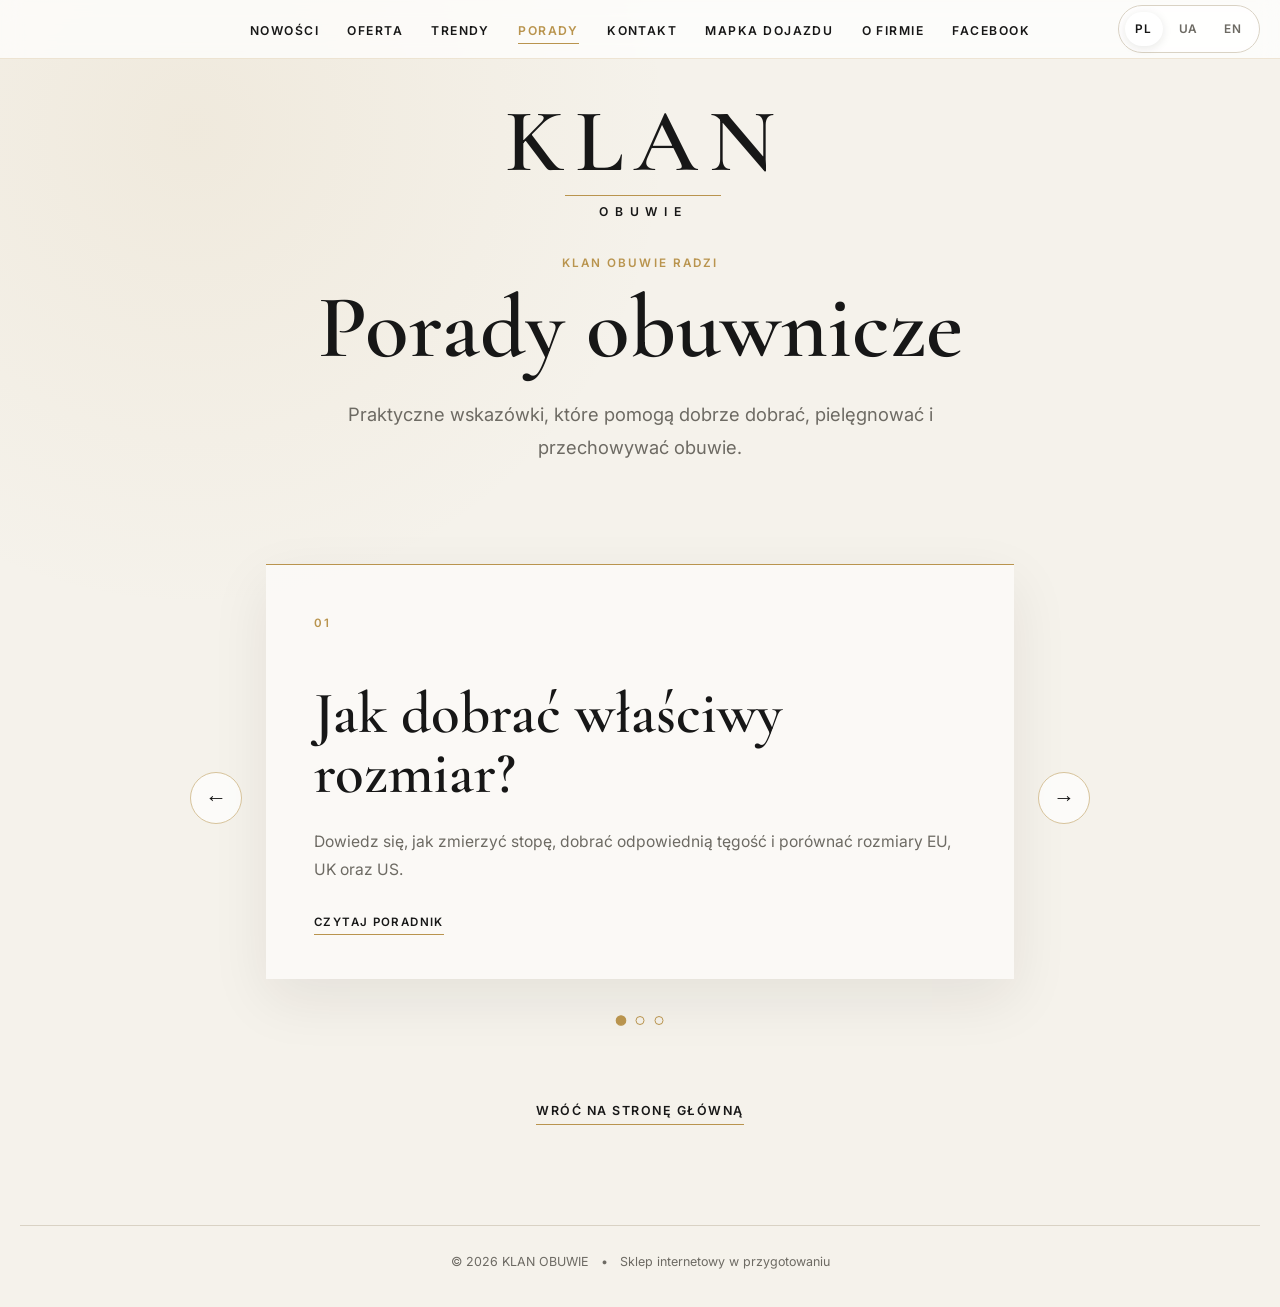
<file: porady.html>
<!doctype html>
<html lang="pl">
<head>
  <meta charset="utf-8">
  <meta name="viewport" content="width=device-width, initial-scale=1">
  <meta name="description" content="Porady KLAN OBUWIE — dobór rozmiaru, pielęgnacja i przechowywanie obuwia.">
  <title>Porady — KLAN OBUWIE</title>
  <link rel="preconnect" href="https://fonts.googleapis.com">
  <link rel="preconnect" href="https://fonts.gstatic.com" crossorigin>
  <link href="https://fonts.googleapis.com/css2?family=Cormorant+Garamond:wght@500;600;700&family=Inter:wght@400;500;600&display=swap" rel="stylesheet">
  <link rel="stylesheet" href="styles.css">
  <link rel="stylesheet" href="nav.css">
  <link rel="stylesheet" href="porady.css">
</head>
<body data-page="advice">
  <div class="top-bar">
    <div class="top-bar-inner">
      <nav class="main-nav" aria-label="Główna nawigacja">
        <a href="index.html#nowosci" data-i18n="navNews">Nowości</a>
        <a href="porady.html" class="active" aria-current="page" data-i18n="navTips">Porady</a>
        <a href="index.html#kontakt" data-i18n="navContact">Kontakt</a>
        <a href="mapka.html" data-i18n="navMap">Mapka dojazdu</a>
        <a href="index.html#firma" data-i18n="navAbout">O firmie</a>
        <a href="https://www.facebook.com/profile.php?id=100041169833070" target="_blank" rel="noopener noreferrer" aria-label="Facebook — Moje Buty Nakło">Facebook</a>
      </nav>

      <nav class="language-switcher" aria-label="Wybór języka">
        <button class="lang-button active" type="button" data-lang="pl" aria-pressed="true">PL</button>
        <button class="lang-button" type="button" data-lang="uk" aria-pressed="false">UA</button>
        <button class="lang-button" type="button" data-lang="en" aria-pressed="false">EN</button>
      </nav>
    </div>
  </div>

  <header class="site-header advice-header">
    <a class="brand" href="index.html" aria-label="KLAN OBUWIE — strona główna">
      <span class="brand-name">KLAN</span>
      <span class="brand-subtitle">OBUWIE</span>
    </a>
  </header>

  <main class="advice-main">
    <section class="advice-intro">
      <p class="eyebrow" data-i18n="adviceEyebrow">KLAN OBUWIE radzi</p>
      <h1 data-i18n="adviceTitle">Porady obuwnicze</h1>
      <p class="advice-lead" data-i18n="adviceLead">Praktyczne wskazówki, które pomogą dobrze dobrać, pielęgnować i przechowywać obuwie.</p>
    </section>

    <section class="advice-carousel" aria-label="Karuzela porad" tabindex="0">
      <button class="carousel-arrow carousel-prev" type="button" aria-label="Poprzednia porada">←</button>

      <div class="carousel-viewport">
        <div class="carousel-track">
          <article class="advice-card advice-card-clickable carousel-slide" data-carousel-slide>
            <a class="advice-card-link" href="jak-dobrac-rozmiar.html" aria-label="Jak dobrać właściwy rozmiar?">
              <span class="advice-number">01</span>
              <h2 data-i18n="adviceCard1Title">Jak dobrać właściwy rozmiar?</h2>
              <p data-i18n="adviceCard1Text">Dowiedz się, jak zmierzyć stopę, dobrać odpowiednią tęgość i porównać rozmiary EU, UK oraz US.</p>
              <span class="advice-read-more" data-i18n="readArticle">Czytaj poradnik</span>
            </a>
          </article>

          <article class="advice-card advice-card-clickable carousel-slide" data-carousel-slide>
            <a class="advice-card-link" href="jak-dbac-o-obuwie.html" aria-label="Jak dbać o obuwie?">
              <span class="advice-number">02</span>
              <h2 data-i18n="adviceCard2Title">Jak dbać o obuwie?</h2>
              <p data-i18n="adviceCard2Text">Podpowiemy, jak czyścić i zabezpieczać różne materiały, aby buty służyły dłużej.</p>
              <span class="advice-read-more" data-i18n="readArticle">Czytaj poradnik</span>
            </a>
          </article>

          <article class="advice-card advice-card-clickable carousel-slide" data-carousel-slide>
            <a class="advice-card-link" href="jak-przechowywac-buty.html" aria-label="Jak przechowywać buty?">
              <span class="advice-number">03</span>
              <h2 data-i18n="adviceCard3Title">Jak przechowywać buty?</h2>
              <p data-i18n="adviceCard3Text">Pokażemy, jak przechowywać obuwie między sezonami, aby zachowało swój kształt i wygląd.</p>
              <span class="advice-read-more" data-i18n="readArticle">Czytaj poradnik</span>
            </a>
          </article>
        </div>
      </div>

      <button class="carousel-arrow carousel-next" type="button" aria-label="Następna porada">→</button>

      <div class="carousel-dots" aria-label="Wybierz poradę">
        <button class="carousel-dot active" type="button" data-slide="0" aria-label="Porada 1" aria-current="true"></button>
        <button class="carousel-dot" type="button" data-slide="1" aria-label="Porada 2"></button>
        <button class="carousel-dot" type="button" data-slide="2" aria-label="Porada 3"></button>
      </div>
    </section>

    <div class="back-home-wrap">
      <a class="back-home" href="index.html" data-i18n="backHome">Wróć na stronę główną</a>
    </div>
  </main>

  <footer class="site-footer">
    <span>© 2026 KLAN OBUWIE</span>
    <span class="footer-separator" aria-hidden="true">•</span>
    <span data-i18n="footerText">Sklep internetowy w przygotowaniu</span>
  </footer>

  <script src="script.js"></script>
  <script src="porady-rozmiar.js"></script>
  <script src="porady-carousel.js"></script>
  <script src="menu-extra.js"></script>
</body>
</html>
</file>
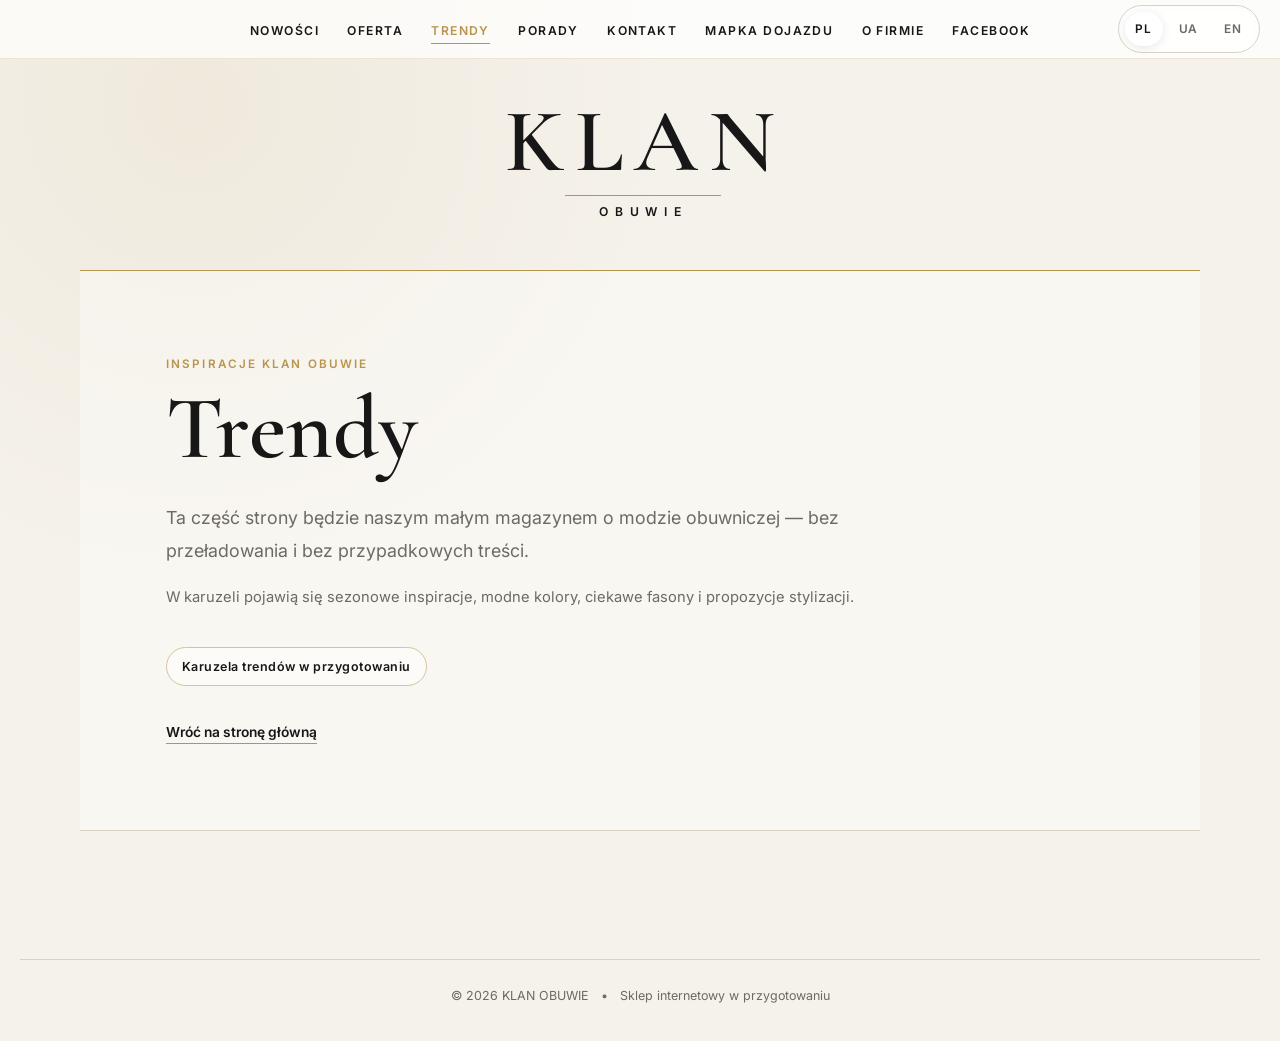
<file: trendy.html>
<!doctype html>
<html lang="pl">
<head>
  <meta charset="utf-8">
  <meta name="viewport" content="width=device-width, initial-scale=1">
  <meta name="description" content="Trendy KLAN OBUWIE — sezonowe inspiracje, kolory i modne kierunki w obuwiu.">
  <meta name="robots" content="noindex,follow">
  <title>Trendy — KLAN OBUWIE</title>
  <link rel="preconnect" href="https://fonts.googleapis.com">
  <link rel="preconnect" href="https://fonts.gstatic.com" crossorigin>
  <link href="https://fonts.googleapis.com/css2?family=Cormorant+Garamond:wght@500;600;700&family=Inter:wght@400;500;600&display=swap" rel="stylesheet">
  <link rel="stylesheet" href="styles.css">
  <link rel="stylesheet" href="nav.css">
  <link rel="stylesheet" href="sekcja.css">
</head>
<body data-page="trends">
  <div class="top-bar">
    <div class="top-bar-inner">
      <nav class="main-nav" aria-label="Główna nawigacja">
        <a href="nowosci.html" data-i18n="navNews">Nowości</a>
        <a href="porady.html" data-i18n="navTips">Porady</a>
        <a href="kontakt.html" data-i18n="navContact">Kontakt</a>
        <a href="mapka.html" data-i18n="navMap">Mapka dojazdu</a>
        <a href="o-firmie.html" data-i18n="navAbout">O firmie</a>
        <a href="https://www.facebook.com/profile.php?id=100041169833070" target="_blank" rel="noopener noreferrer" aria-label="Facebook — Moje Buty Nakło">Facebook</a>
      </nav>
      <nav class="language-switcher" aria-label="Wybór języka">
        <button class="lang-button active" type="button" data-lang="pl" aria-pressed="true">PL</button>
        <button class="lang-button" type="button" data-lang="uk" aria-pressed="false">UA</button>
        <button class="lang-button" type="button" data-lang="en" aria-pressed="false">EN</button>
      </nav>
    </div>
  </div>

  <header class="site-header">
    <a class="brand" href="index.html" aria-label="KLAN OBUWIE — strona główna">
      <span class="brand-name">KLAN</span>
      <span class="brand-subtitle">OBUWIE</span>
    </a>
  </header>

  <main class="section-page-main">
    <section class="section-page-shell">
      <p class="eyebrow" data-section-i18n="eyebrow">Inspiracje KLAN OBUWIE</p>
      <h1 data-section-i18n="heading">Trendy</h1>
      <p class="section-page-lead" data-section-i18n="lead">Ta część strony będzie naszym małym magazynem o modzie obuwniczej — bez przeładowania i bez przypadkowych treści.</p>
      <p class="section-page-note" data-section-i18n="note">W karuzeli pojawią się sezonowe inspiracje, modne kolory, ciekawe fasony i propozycje stylizacji.</p>
      <div class="section-status" data-section-i18n="status">Karuzela trendów w przygotowaniu</div>
      <a class="section-back" href="index.html" data-section-i18n="back">Wróć na stronę główną</a>
    </section>
  </main>

  <footer class="site-footer">
    <span>© 2026 KLAN OBUWIE</span>
    <span class="footer-separator" aria-hidden="true">•</span>
    <span data-i18n="footerText">Sklep internetowy w przygotowaniu</span>
  </footer>

  <script src="script.js"></script>
  <script src="menu-extra.js"></script>
  <script src="sekcja.js"></script>
</body>
</html>
</file>
<file: styles.css>
:root {
  --paper: #f5f2eb;
  --white: #ffffff;
  --ink: #171717;
  --muted: #6d6a63;
  --line: #d9d2c4;
  --gold: #b9944e;
  --gold-soft: #d7c39b;
  --shadow: 0 24px 70px rgba(32, 28, 20, 0.12);
}

* {
  box-sizing: border-box;
}

html {
  scroll-behavior: smooth;
}

body {
  margin: 0;
  min-height: 100vh;
  color: var(--ink);
  background:
    radial-gradient(circle at 15% 10%, rgba(185, 148, 78, 0.09), transparent 30rem),
    var(--paper);
  font-family: "Inter", system-ui, -apple-system, BlinkMacSystemFont, "Segoe UI", sans-serif;
}

img {
  display: block;
  max-width: 100%;
}

.site-header {
  width: min(1320px, calc(100% - 40px));
  margin: 0 auto;
  padding: 38px 0 24px;
  display: flex;
  justify-content: center;
  position: relative;
}

.brand {
  display: inline-flex;
  flex-direction: column;
  align-items: center;
  color: inherit;
  text-decoration: none;
  line-height: 1;
}

.brand-name {
  font-family: "Cormorant Garamond", Georgia, serif;
  font-size: clamp(3.4rem, 7vw, 6.5rem);
  font-weight: 600;
  letter-spacing: 0.12em;
  margin-right: -0.12em;
}

.brand-subtitle {
  margin-top: 8px;
  padding: 10px 34px 0;
  border-top: 1px solid var(--gold);
  font-size: 0.76rem;
  font-weight: 600;
  letter-spacing: 0.55em;
  margin-right: -0.55em;
}

.language-switcher {
  position: fixed;
  top: 24px;
  right: 28px;
  z-index: 20;
  display: inline-flex;
  align-items: center;
  gap: 6px;
  padding: 6px;
  border: 1px solid var(--line);
  border-radius: 999px;
  background: rgba(255, 255, 255, 0.72);
  backdrop-filter: blur(8px);
  box-shadow: 0 6px 20px rgba(32, 28, 20, 0.08);
}

.lang-button {
  min-width: 38px;
  height: 34px;
  padding: 0 10px;
  border: 0;
  border-radius: 999px;
  color: var(--muted);
  background: transparent;
  font: inherit;
  font-size: 0.74rem;
  font-weight: 600;
  letter-spacing: 0.08em;
  cursor: pointer;
  transition: background 160ms ease, color 160ms ease, box-shadow 160ms ease;
}

.lang-button:hover {
  color: var(--ink);
  background: rgba(185, 148, 78, 0.1);
}

.lang-button.active {
  color: var(--ink);
  background: var(--white);
  box-shadow: 0 2px 10px rgba(32, 28, 20, 0.1);
}

.hero {
  width: min(1320px, calc(100% - 40px));
  margin: 10px auto 0;
  display: grid;
  grid-template-columns: minmax(0, 0.88fr) minmax(360px, 0.92fr) minmax(0, 0.78fr);
  gap: clamp(28px, 4vw, 62px);
  align-items: center;
}

.hero-copy {
  padding: 24px 0;
}

.eyebrow,
.info-label {
  margin: 0 0 14px;
  color: var(--gold);
  font-size: 0.73rem;
  font-weight: 600;
  letter-spacing: 0.18em;
  text-transform: uppercase;
}

h1,
h2 {
  font-family: "Cormorant Garamond", Georgia, serif;
  font-weight: 600;
  line-height: 0.98;
}

h1 {
  margin: 0;
  font-size: clamp(3.1rem, 5.7vw, 6rem);
}

.lead {
  max-width: 34rem;
  margin: 28px 0 0;
  color: var(--muted);
  font-size: clamp(1rem, 1.3vw, 1.15rem);
  line-height: 1.8;
}

.launch-badge {
  width: fit-content;
  margin-top: 32px;
  padding: 13px 17px;
  display: inline-flex;
  align-items: center;
  gap: 10px;
  border: 1px solid var(--gold-soft);
  border-radius: 999px;
  background: rgba(255, 255, 255, 0.48);
  font-size: 0.82rem;
  font-weight: 600;
  letter-spacing: 0.04em;
}

.launch-dot {
  width: 8px;
  height: 8px;
  border-radius: 50%;
  background: var(--gold);
  box-shadow: 0 0 0 5px rgba(185, 148, 78, 0.12);
}

.store-photo-wrap {
  margin: 0;
  position: relative;
  overflow: hidden;
  border-radius: 2px;
  box-shadow: var(--shadow);
  background: #ddd;
}

.store-photo {
  width: 100%;
  height: min(69vh, 790px);
  min-height: 560px;
  object-fit: cover;
  object-position: center;
}

.store-photo-wrap::after {
  content: "";
  position: absolute;
  inset: 0;
  pointer-events: none;
  box-shadow: inset 0 0 0 1px rgba(255, 255, 255, 0.35);
}

figcaption {
  position: absolute;
  left: 24px;
  bottom: 22px;
  padding: 9px 13px;
  color: white;
  background: rgba(20, 20, 20, 0.74);
  backdrop-filter: blur(6px);
  font-size: 0.72rem;
  font-weight: 600;
  letter-spacing: 0.18em;
}

.info-card {
  padding: clamp(28px, 3.5vw, 46px);
  border-top: 1px solid var(--gold);
  border-bottom: 1px solid var(--gold);
  background: rgba(255, 255, 255, 0.42);
}

.info-block {
  display: flex;
  flex-direction: column;
  gap: 6px;
}

.info-block strong {
  font-family: "Cormorant Garamond", Georgia, serif;
  font-size: clamp(1.45rem, 2.1vw, 2rem);
  font-weight: 600;
}

.address-city {
  margin-bottom: 2px;
}

.address-street {
  color: var(--muted);
  font-size: clamp(1.2rem, 1.75vw, 1.6rem) !important;
}

.info-note {
  color: var(--muted);
  font-size: 0.79rem;
  line-height: 1.55;
}

.divider {
  height: 1px;
  margin: 27px 0;
  background: var(--line);
}

.coming-soon {
  width: min(880px, calc(100% - 40px));
  margin: clamp(80px, 10vw, 140px) auto;
  text-align: center;
}

.coming-soon h2 {
  margin: 0;
  font-size: clamp(2.7rem, 5vw, 4.7rem);
}

.coming-soon > p:last-child {
  max-width: 700px;
  margin: 26px auto 0;
  color: var(--muted);
  font-size: 1rem;
  line-height: 1.8;
}

.site-footer {
  width: min(1320px, calc(100% - 40px));
  margin: 0 auto;
  padding: 28px 0 38px;
  border-top: 1px solid var(--line);
  display: flex;
  justify-content: center;
  gap: 12px;
  color: var(--muted);
  font-size: 0.78rem;
}

.home-footer {
  flex-direction: column;
  align-items: center;
  gap: 9px;
  text-align: center;
}

.footer-main {
  display: flex;
  justify-content: center;
  align-items: center;
  gap: 12px;
}

.creator-credit {
  color: rgba(109, 106, 99, 0.8);
  font-size: 0.7rem;
  letter-spacing: 0.02em;
}

.creator-credit a {
  color: inherit;
  text-decoration: none;
  border-bottom: 1px solid rgba(185, 148, 78, 0.45);
  transition: color 160ms ease, border-color 160ms ease;
}

.creator-credit a:hover,
.creator-credit a:focus-visible {
  color: var(--gold);
  border-bottom-color: var(--gold);
}

@media (max-width: 1050px) {
  .hero {
    grid-template-columns: 1fr 1fr;
  }

  .hero-copy-left {
    grid-column: 1 / 2;
  }

  .store-photo-wrap {
    grid-column: 2 / 3;
    grid-row: 1 / 3;
  }

  .info-card {
    grid-column: 1 / 2;
  }

  .store-photo {
    height: 760px;
  }
}

@media (max-width: 760px) {
  .site-header {
    padding-top: 28px;
    flex-direction: column;
    align-items: center;
    gap: 20px;
  }

  .language-switcher {
    position: static;
    box-shadow: none;
  }

  .hero {
    grid-template-columns: 1fr;
    gap: 34px;
  }

  .hero-copy-left,
  .store-photo-wrap,
  .info-card {
    grid-column: 1;
    grid-row: auto;
  }

  .hero-copy {
    text-align: center;
  }

  .lead {
    margin-left: auto;
    margin-right: auto;
  }

  .launch-badge {
    margin-left: auto;
    margin-right: auto;
  }

  .store-photo {
    height: auto;
    min-height: 0;
    aspect-ratio: 4 / 5;
  }

  .info-card {
    text-align: center;
  }

  .site-footer {
    flex-direction: column;
    align-items: center;
    text-align: center;
  }

  .footer-main {
    flex-direction: column;
    gap: 6px;
  }

  .footer-separator {
    display: none;
  }
}
</file>
<file: nav.css>
.top-bar {
  width: 100%;
  border-bottom: 1px solid rgba(185, 148, 78, 0.22);
  background: rgba(255, 255, 255, 0.72);
  backdrop-filter: blur(10px);
}

.top-bar-inner {
  width: min(1320px, calc(100% - 40px));
  min-height: 58px;
  margin: 0 auto;
  display: grid;
  grid-template-columns: 1fr auto 1fr;
  align-items: center;
}

.main-nav {
  grid-column: 2;
  display: flex;
  align-items: center;
  justify-content: center;
  gap: clamp(16px, 2.2vw, 34px);
}

.main-nav a {
  position: relative;
  padding: 20px 0 18px;
  color: var(--ink);
  text-decoration: none;
  font-size: 0.76rem;
  font-weight: 600;
  letter-spacing: 0.12em;
  text-transform: uppercase;
  white-space: nowrap;
}

.main-nav a::after {
  content: "";
  position: absolute;
  left: 50%;
  right: 50%;
  bottom: 12px;
  height: 1px;
  background: var(--gold);
  transition: left 160ms ease, right 160ms ease;
}

.main-nav a:hover::after,
.main-nav a:focus-visible::after,
.main-nav a.active::after {
  left: 0;
  right: 0;
}

.main-nav a.active {
  color: var(--gold);
}

.top-bar .language-switcher {
  grid-column: 3;
  justify-self: end;
  position: static;
  z-index: auto;
  box-shadow: none;
  background: rgba(255, 255, 255, 0.42);
}

@media (max-width: 1100px) {
  .top-bar-inner {
    grid-template-columns: 1fr auto;
    gap: 16px;
    padding: 9px 0;
  }

  .main-nav {
    grid-column: 1;
    justify-content: flex-start;
    gap: 24px;
    overflow-x: auto;
    scrollbar-width: none;
  }

  .main-nav::-webkit-scrollbar {
    display: none;
  }

  .main-nav a {
    padding: 12px 0;
  }

  .top-bar .language-switcher {
    grid-column: 2;
  }
}

@media (max-width: 600px) {
  .top-bar-inner {
    width: min(100% - 24px, 1320px);
    grid-template-columns: 1fr;
    gap: 8px;
  }

  .main-nav {
    grid-column: 1;
    width: 100%;
    justify-content: flex-start;
    gap: 22px;
    order: 2;
  }

  .top-bar .language-switcher {
    grid-column: 1;
    justify-self: end;
    order: 1;
  }

  .site-header .language-switcher {
    display: none;
  }
}
</file>
<file: hours.css>
.hours-schedule {
  display: none;
  margin-top: 2px;
}

html[lang="pl"] .hours-pl,
html[lang="uk"] .hours-uk,
html[lang="en"] .hours-en {
  display: grid;
  gap: 8px;
}

.hours-row {
  display: grid;
  grid-template-columns: minmax(0, 1fr) auto;
  align-items: baseline;
  gap: 18px;
}

.hours-row strong {
  font-size: clamp(1.2rem, 1.7vw, 1.55rem) !important;
}

.hours-row span {
  color: var(--muted);
  font-size: 0.95rem;
  font-weight: 600;
  white-space: nowrap;
}

@media (max-width: 760px) {
  .hours-row {
    grid-template-columns: 1fr;
    gap: 2px;
  }
}
</file>
<file: artykul.css>
.article-header {
  padding-bottom: 10px;
}

.article-main {
  width: min(960px, calc(100% - 40px));
  margin: 24px auto 0;
}

.article-shell {
  padding: clamp(34px, 5vw, 64px);
  background: rgba(255, 255, 255, 0.46);
  border-top: 1px solid var(--gold);
  border-bottom: 1px solid var(--line);
  box-shadow: 0 22px 60px rgba(32, 28, 20, 0.06);
}

.article-intro {
  max-width: 760px;
  margin: 0 auto 52px;
  text-align: center;
}

.article-intro h1 {
  margin: 0;
  font-size: clamp(3.1rem, 7vw, 6rem);
  line-height: 0.98;
}

.article-lead {
  max-width: 680px;
  margin: 24px auto 0;
  color: var(--muted);
  font-size: clamp(1rem, 1.5vw, 1.16rem);
  line-height: 1.8;
}

.article-body {
  max-width: 760px;
  margin: 0 auto;
}

.article-body h2 {
  margin: 54px 0 18px;
  font-size: clamp(2rem, 4vw, 3rem);
  line-height: 1.04;
}

.article-body p,
.article-body li {
  color: #4f4c46;
  font-size: 1rem;
  line-height: 1.9;
}

.article-body p {
  margin: 0 0 20px;
}

.article-body strong {
  color: var(--ink);
}

.article-body ul {
  margin: 18px 0 28px;
  padding-left: 1.35rem;
}

.article-body li + li {
  margin-top: 8px;
}

.article-back-wrap {
  margin-top: 58px;
  text-align: center;
}

.article-back {
  display: inline-block;
  padding-bottom: 6px;
  border-bottom: 1px solid var(--gold);
  color: var(--ink);
  text-decoration: none;
  font-size: 0.78rem;
  font-weight: 600;
  letter-spacing: 0.12em;
  text-transform: uppercase;
}

.article-back:hover,
.article-back:focus-visible {
  color: var(--gold);
}

@media (max-width: 600px) {
  .article-main {
    width: min(100% - 24px, 960px);
    margin-top: 16px;
  }

  .article-shell {
    padding: 30px 22px 36px;
  }

  .article-intro {
    margin-bottom: 38px;
  }

  .article-body h2 {
    margin-top: 42px;
  }
}
</file>
<file: rozmiar.css>
.size-language[hidden] {
  display: none;
}

.size-figure {
  margin: 38px 0 44px;
  padding: 16px;
  border: 1px solid var(--line);
  background: rgba(255, 255, 255, 0.7);
  box-shadow: 0 18px 50px rgba(32, 28, 20, 0.08);
}

.size-figure img {
  width: 100%;
  height: auto;
}

.size-figure-caption {
  margin-top: 12px;
  color: var(--muted);
  font-size: 0.78rem;
  line-height: 1.5;
  text-align: center;
}

.size-tip,
.size-warning {
  margin: 30px 0;
  padding: 22px 24px;
  border-left: 3px solid var(--gold);
  background: rgba(185, 148, 78, 0.08);
  color: #4f4c46;
  line-height: 1.8;
}

.size-tip strong,
.size-warning strong {
  color: var(--ink);
}

.size-table-wrap {
  width: 100%;
  margin: 28px 0 24px;
  overflow-x: auto;
  border: 1px solid var(--line);
  background: rgba(255, 255, 255, 0.7);
  -webkit-overflow-scrolling: touch;
}

.size-table {
  width: 100%;
  min-width: 690px;
  border-collapse: collapse;
  font-size: 0.92rem;
}

.size-table th,
.size-table td {
  padding: 13px 16px;
  border-bottom: 1px solid var(--line);
  text-align: center;
  white-space: nowrap;
}

.size-table th {
  color: var(--ink);
  background: rgba(185, 148, 78, 0.1);
  font-size: 0.76rem;
  font-weight: 600;
  letter-spacing: 0.05em;
  text-transform: uppercase;
}

.size-table tbody tr:last-child td {
  border-bottom: 0;
}

.size-table tbody tr:hover {
  background: rgba(255, 255, 255, 0.7);
}

@media (max-width: 600px) {
  .size-figure {
    margin: 30px -8px 36px;
    padding: 8px;
  }

  .size-tip,
  .size-warning {
    padding: 18px;
  }

  .size-table-wrap {
    margin-left: -8px;
    width: calc(100% + 16px);
  }
}
</file>
<file: sekcja.css>
.section-page-main {
  width: min(1120px, calc(100% - 40px));
  margin: 28px auto clamp(80px, 10vw, 130px);
}

.section-page-shell {
  min-height: 500px;
  padding: clamp(42px, 7vw, 86px);
  border-top: 1px solid var(--gold);
  border-bottom: 1px solid var(--line);
  background: rgba(255, 255, 255, 0.34);
}

.section-page-shell h1 {
  max-width: 860px;
  margin: 0;
  font-size: clamp(3.2rem, 7vw, 6.2rem);
}

.section-page-lead {
  max-width: 720px;
  margin: 28px 0 0;
  color: var(--muted);
  font-size: clamp(1rem, 1.4vw, 1.15rem);
  line-height: 1.85;
}

.section-page-note {
  max-width: 720px;
  margin: 18px 0 0;
  color: var(--muted);
  font-size: 0.92rem;
  line-height: 1.75;
}

.section-preview-grid {
  margin-top: 52px;
  display: grid;
  grid-template-columns: repeat(2, minmax(0, 1fr));
  border-top: 1px solid var(--line);
  border-bottom: 1px solid var(--line);
}

.section-preview-card {
  position: relative;
  min-height: 230px;
  padding: 34px;
  overflow: hidden;
  border-right: 1px solid var(--line);
}

.section-preview-card:last-child {
  border-right: 0;
}

.section-preview-index {
  color: var(--gold);
  font-size: 0.72rem;
  font-weight: 600;
  letter-spacing: 0.18em;
}

.section-preview-letter {
  position: absolute;
  top: 10px;
  right: 22px;
  color: rgba(185, 148, 78, 0.08);
  font-family: "Cormorant Garamond", Georgia, serif;
  font-size: 10rem;
  line-height: 1;
  pointer-events: none;
}

.section-preview-card h2 {
  position: relative;
  z-index: 1;
  margin: 82px 0 10px;
  font-size: clamp(2rem, 4vw, 3rem);
}

.section-preview-card p {
  position: relative;
  z-index: 1;
  max-width: 420px;
  margin: 0;
  color: var(--muted);
  line-height: 1.7;
}

.news-category-card {
  display: flex;
  flex-direction: column;
}

.news-carousel {
  position: relative;
  z-index: 2;
  margin-top: 30px;
  outline: none;
}

.news-carousel:focus-visible {
  box-shadow: 0 0 0 2px rgba(185, 148, 78, 0.35);
}

.news-carousel-viewport {
  overflow: hidden;
  border: 1px solid var(--line);
  background: rgba(255, 255, 255, 0.72);
}

.news-carousel-track {
  display: flex;
  transition: transform 320ms ease;
  will-change: transform;
}

.news-carousel-slide {
  flex: 0 0 100%;
  min-width: 100%;
  min-height: 430px;
  display: flex;
  align-items: center;
  justify-content: center;
  padding: 12px;
  box-sizing: border-box;
}

.news-product-preview {
  width: 100%;
  margin: 0;
}

.news-product-preview img {
  display: block;
  width: 100%;
  height: 405px;
  object-fit: contain;
}

.news-carousel-empty {
  flex-direction: column;
  gap: 8px;
  color: var(--muted);
  text-align: center;
}

.news-carousel-empty-letter {
  color: rgba(185, 148, 78, 0.18);
  font-family: "Cormorant Garamond", Georgia, serif;
  font-size: clamp(7rem, 12vw, 11rem);
  line-height: 0.9;
}

.news-carousel-empty-text {
  font-size: 0.8rem;
  font-weight: 600;
  letter-spacing: 0.08em;
  text-transform: uppercase;
}

.news-carousel-controls {
  display: flex;
  align-items: center;
  justify-content: center;
  gap: 14px;
  min-height: 42px;
  margin-top: 14px;
}

.news-carousel-controls[hidden] {
  display: none;
}

.news-carousel-arrow {
  width: 34px;
  height: 34px;
  border: 1px solid var(--line);
  border-radius: 50%;
  background: rgba(255, 255, 255, 0.68);
  color: var(--ink);
  font-size: 1.45rem;
  line-height: 1;
  cursor: pointer;
  transition: color 160ms ease, border-color 160ms ease, transform 160ms ease;
}

.news-carousel-arrow:hover,
.news-carousel-arrow:focus-visible {
  color: var(--gold);
  border-color: var(--gold-soft);
  transform: translateY(-1px);
}

.news-carousel-dots {
  display: flex;
  align-items: center;
  justify-content: center;
  gap: 8px;
}

.news-carousel-dot {
  width: 7px;
  height: 7px;
  padding: 0;
  border: 0;
  border-radius: 50%;
  background: var(--line);
  cursor: pointer;
}

.news-carousel-dot.active {
  background: var(--gold);
}

.section-status {
  width: fit-content;
  margin-top: 36px;
  padding: 11px 15px;
  border: 1px solid var(--gold-soft);
  border-radius: 999px;
  color: var(--ink);
  background: rgba(255, 255, 255, 0.45);
  font-size: 0.78rem;
  font-weight: 600;
  letter-spacing: 0.04em;
}

.about-page-shell {
  position: relative;
  overflow: hidden;
}

.about-highlight {
  display: inline-flex;
  align-items: baseline;
  gap: 14px;
  margin-top: 32px;
  padding-bottom: 18px;
  border-bottom: 1px solid var(--gold-soft);
}

.about-highlight-number {
  color: var(--gold);
  font-family: "Cormorant Garamond", Georgia, serif;
  font-size: clamp(4.2rem, 8vw, 7rem);
  font-weight: 600;
  line-height: 0.9;
}

.about-highlight-label {
  color: var(--muted);
  font-size: 0.78rem;
  font-weight: 600;
  letter-spacing: 0.12em;
  text-transform: uppercase;
}

.about-story {
  max-width: 790px;
  margin-top: 42px;
}

.about-story p {
  margin: 0 0 24px;
  color: var(--muted);
  font-size: 1rem;
  line-height: 1.9;
}

.about-story .about-story-lead {
  color: var(--ink);
  font-family: "Cormorant Garamond", Georgia, serif;
  font-size: clamp(1.55rem, 2.6vw, 2.15rem);
  line-height: 1.45;
}

.about-story .about-story-closing {
  margin-top: 36px;
  padding: 24px 0 0 24px;
  border-top: 1px solid var(--line);
  border-left: 2px solid var(--gold);
  color: var(--ink);
  font-weight: 500;
}

.section-back {
  margin-top: 38px;
  display: inline-flex;
  color: var(--ink);
  text-decoration: none;
  border-bottom: 1px solid var(--gold);
  padding-bottom: 3px;
  font-size: 0.86rem;
  font-weight: 600;
}

.section-back:hover {
  color: var(--gold);
}

@media (max-width: 720px) {
  .section-page-main {
    width: min(100% - 28px, 1120px);
  }

  .section-page-shell {
    padding: 36px 24px;
  }

  .section-page-shell,
  .section-page-shell h1,
  .section-page-lead,
  .section-page-note {
    text-align: center;
  }

  .section-status,
  .section-back {
    margin-left: auto;
    margin-right: auto;
  }

  .section-preview-grid {
    grid-template-columns: 1fr;
  }

  .section-preview-card {
    border-right: 0;
    border-bottom: 1px solid var(--line);
  }

  .section-preview-card:last-child {
    border-bottom: 0;
  }

  .news-carousel-slide {
    min-height: 360px;
  }

  .news-product-preview img {
    height: 335px;
  }

  .about-highlight {
    display: flex;
    width: fit-content;
    margin-left: auto;
    margin-right: auto;
  }

  .about-story {
    margin-left: auto;
    margin-right: auto;
  }

  .about-story p {
    text-align: left;
  }

  .about-story .about-story-lead {
    text-align: center;
  }
}
</file>
<file: mapa.css>
.map-section {
  width: min(1180px, calc(100% - 40px));
  margin: clamp(90px, 10vw, 150px) auto 0;
  display: grid;
  grid-template-columns: minmax(0, 0.72fr) minmax(0, 1.28fr);
  gap: clamp(36px, 6vw, 80px);
  align-items: center;
  scroll-margin-top: 90px;
}

.map-copy h2 {
  margin: 0;
  font-size: clamp(3rem, 5vw, 5rem);
}

.map-description {
  max-width: 34rem;
  margin: 24px 0 0;
  color: var(--muted);
  line-height: 1.8;
}

.map-address {
  margin-top: 28px;
  display: flex;
  flex-direction: column;
  gap: 4px;
  color: var(--muted);
  font-style: normal;
  line-height: 1.6;
}

.map-address strong {
  color: var(--ink);
  font-family: "Cormorant Garamond", Georgia, serif;
  font-size: 1.6rem;
  font-weight: 600;
}

.route-link {
  display: inline-block;
  margin-top: 28px;
  padding-bottom: 6px;
  border-bottom: 1px solid var(--gold);
  color: var(--ink);
  text-decoration: none;
  font-size: 0.78rem;
  font-weight: 600;
  letter-spacing: 0.12em;
  text-transform: uppercase;
}

.route-link:hover,
.route-link:focus-visible {
  color: var(--gold);
}

.map-frame-wrap {
  min-height: 460px;
  overflow: hidden;
  border: 1px solid var(--line);
  background: var(--white);
  box-shadow: var(--shadow);
}

.map-frame {
  display: block;
  width: 100%;
  height: 460px;
  border: 0;
}

@media (max-width: 820px) {
  .map-section {
    grid-template-columns: 1fr;
  }

  .map-copy {
    text-align: center;
  }

  .map-description {
    margin-left: auto;
    margin-right: auto;
  }

  .map-address {
    align-items: center;
  }
}

@media (max-width: 600px) {
  .map-section {
    width: min(100% - 28px, 1180px);
    margin-top: 72px;
  }

  .map-frame-wrap,
  .map-frame {
    min-height: 380px;
    height: 380px;
  }
}
</file>
<file: home-sections.css>
.offer-section {
  width: min(1320px, calc(100% - 40px));
  margin: clamp(90px, 11vw, 150px) auto 0;
  scroll-margin-top: 90px;
}

.offer-page .offer-section {
  margin-top: 34px;
  margin-bottom: clamp(80px, 9vw, 130px);
}

.offer-heading {
  max-width: 760px;
  margin-bottom: 38px;
}

.offer-heading h1,
.offer-heading h2 {
  margin: 0;
  font-size: clamp(2.9rem, 5vw, 5rem);
}

.offer-heading > p:last-child {
  max-width: 680px;
  margin: 22px 0 0;
  color: var(--muted);
  line-height: 1.8;
}

.offer-grid {
  display: grid;
  grid-template-columns: repeat(4, minmax(0, 1fr));
  border-top: 1px solid var(--line);
  border-bottom: 1px solid var(--line);
}

.offer-card {
  position: relative;
  min-height: 330px;
  padding: 30px 28px 34px;
  overflow: hidden;
  border-right: 1px solid var(--line);
  background: rgba(255, 255, 255, 0.34);
}

.offer-card:last-child {
  border-right: 0;
}

.offer-index {
  position: relative;
  z-index: 2;
  color: var(--gold);
  font-size: 0.72rem;
  font-weight: 600;
  letter-spacing: 0.18em;
}

.offer-letter {
  position: absolute;
  top: 14px;
  right: 12px;
  color: rgba(185, 148, 78, 0.09);
  font-family: "Cormorant Garamond", Georgia, serif;
  font-size: clamp(8rem, 13vw, 12rem);
  font-weight: 600;
  line-height: 0.8;
  pointer-events: none;
}

.offer-card h2,
.offer-card h3 {
  position: relative;
  z-index: 2;
  margin: 150px 0 12px;
  font-family: "Cormorant Garamond", Georgia, serif;
  font-size: clamp(2rem, 3vw, 2.8rem);
  font-weight: 600;
  line-height: 1;
}

.offer-card p {
  position: relative;
  z-index: 2;
  margin: 0;
  color: var(--muted);
  font-size: 0.9rem;
  line-height: 1.7;
}

.offer-card::after {
  content: "";
  position: absolute;
  left: 28px;
  right: 100%;
  bottom: 0;
  height: 2px;
  background: var(--gold);
  transition: right 180ms ease;
}

.offer-card:hover::after {
  right: 28px;
}

@media (max-width: 1000px) {
  .offer-grid {
    grid-template-columns: repeat(2, minmax(0, 1fr));
  }

  .offer-card:nth-child(2) {
    border-right: 0;
  }

  .offer-card:nth-child(-n + 2) {
    border-bottom: 1px solid var(--line);
  }
}

@media (max-width: 600px) {
  .offer-section {
    width: min(100% - 28px, 1320px);
  }

  .offer-heading {
    text-align: center;
  }

  .offer-grid {
    grid-template-columns: 1fr;
  }

  .offer-card,
  .offer-card:nth-child(2) {
    min-height: 250px;
    border-right: 0;
    border-bottom: 1px solid var(--line);
  }

  .offer-card:last-child {
    border-bottom: 0;
  }

  .offer-card h2,
  .offer-card h3 {
    margin-top: 100px;
  }
}
</file>
<file: porady.css>
.advice-header {
  padding-bottom: 10px;
}

.advice-main {
  width: min(1180px, calc(100% - 40px));
  margin: 28px auto 0;
}

.advice-intro {
  max-width: 760px;
  margin: 0 auto;
  text-align: center;
}

.advice-intro h1 {
  margin: 0;
  font-size: clamp(3.4rem, 7vw, 6.4rem);
}

.advice-lead {
  max-width: 680px;
  margin: 26px auto 0;
  color: var(--muted);
  font-size: clamp(1rem, 1.5vw, 1.15rem);
  line-height: 1.8;
}

.advice-carousel {
  position: relative;
  width: min(920px, 100%);
  margin: clamp(60px, 8vw, 100px) auto 0;
  padding: 0 86px 56px;
  outline: none;
}

.carousel-viewport {
  overflow: hidden;
  box-shadow: 0 20px 55px rgba(32, 28, 20, 0.08);
}

.carousel-track {
  display: flex;
  transition: transform 420ms cubic-bezier(.22, .61, .36, 1);
  will-change: transform;
}

.carousel-slide {
  flex: 0 0 100%;
  min-width: 100%;
}

.advice-card {
  position: relative;
  min-height: 390px;
  padding: 46px 48px 44px;
  border-top: 1px solid var(--gold);
  border-bottom: 1px solid var(--line);
  background: rgba(255, 255, 255, 0.56);
}

.advice-card-clickable {
  padding: 0;
  transition: background 160ms ease;
}

.advice-card-clickable:hover {
  background: rgba(255, 255, 255, 0.78);
}

.advice-card-link {
  display: block;
  min-height: 390px;
  padding: 46px 48px 44px;
  color: inherit;
  text-decoration: none;
}

.advice-number {
  display: inline-block;
  margin-bottom: 54px;
  color: var(--gold);
  font-size: 0.72rem;
  font-weight: 600;
  letter-spacing: 0.16em;
}

.advice-card h2 {
  max-width: 640px;
  margin: 0;
  font-size: clamp(2.4rem, 4.6vw, 4.2rem);
  line-height: 1.02;
}

.advice-card p {
  max-width: 650px;
  margin: 24px 0 0;
  color: var(--muted);
  font-size: 0.98rem;
  line-height: 1.8;
}

.advice-read-more {
  display: inline-block;
  margin-top: 30px;
  padding-bottom: 5px;
  border-bottom: 1px solid var(--gold);
  color: var(--ink);
  font-size: 0.72rem;
  font-weight: 600;
  letter-spacing: 0.12em;
  text-transform: uppercase;
}

.carousel-arrow {
  position: absolute;
  top: calc(50% - 28px);
  width: 52px;
  height: 52px;
  border: 1px solid var(--gold-soft);
  border-radius: 50%;
  color: var(--ink);
  background: rgba(255, 255, 255, 0.72);
  font-size: 1.35rem;
  cursor: pointer;
  transition: transform 160ms ease, background 160ms ease, border-color 160ms ease;
}

.carousel-arrow:hover,
.carousel-arrow:focus-visible {
  transform: scale(1.06);
  background: var(--white);
  border-color: var(--gold);
}

.carousel-prev {
  left: 10px;
}

.carousel-next {
  right: 10px;
}

.carousel-dots {
  position: absolute;
  left: 50%;
  bottom: 10px;
  transform: translateX(-50%);
  display: flex;
  gap: 10px;
}

.carousel-dot {
  width: 9px;
  height: 9px;
  padding: 0;
  border: 1px solid var(--gold);
  border-radius: 50%;
  background: transparent;
  cursor: pointer;
  transition: transform 160ms ease, background 160ms ease;
}

.carousel-dot.active {
  background: var(--gold);
  transform: scale(1.18);
}

.back-home-wrap {
  margin: 64px 0 100px;
  text-align: center;
}

.back-home {
  display: inline-block;
  padding-bottom: 6px;
  border-bottom: 1px solid var(--gold);
  color: var(--ink);
  text-decoration: none;
  font-size: 0.78rem;
  font-weight: 600;
  letter-spacing: 0.12em;
  text-transform: uppercase;
}

.back-home:hover,
.back-home:focus-visible {
  color: var(--gold);
}

@media (max-width: 760px) {
  .advice-main {
    width: min(100% - 28px, 1180px);
    margin-top: 18px;
  }

  .advice-carousel {
    margin-top: 50px;
    padding: 0 0 74px;
  }

  .advice-card,
  .advice-card-link {
    min-height: 360px;
    padding: 34px 28px 32px;
  }

  .advice-card-clickable {
    padding: 0;
  }

  .advice-number {
    margin-bottom: 34px;
  }

  .carousel-arrow {
    top: auto;
    bottom: 2px;
    width: 44px;
    height: 44px;
  }

  .carousel-prev {
    left: calc(50% - 92px);
  }

  .carousel-next {
    right: calc(50% - 92px);
  }

  .carousel-dots {
    bottom: 18px;
  }

  .back-home-wrap {
    margin: 50px 0 72px;
  }
}
</file>
